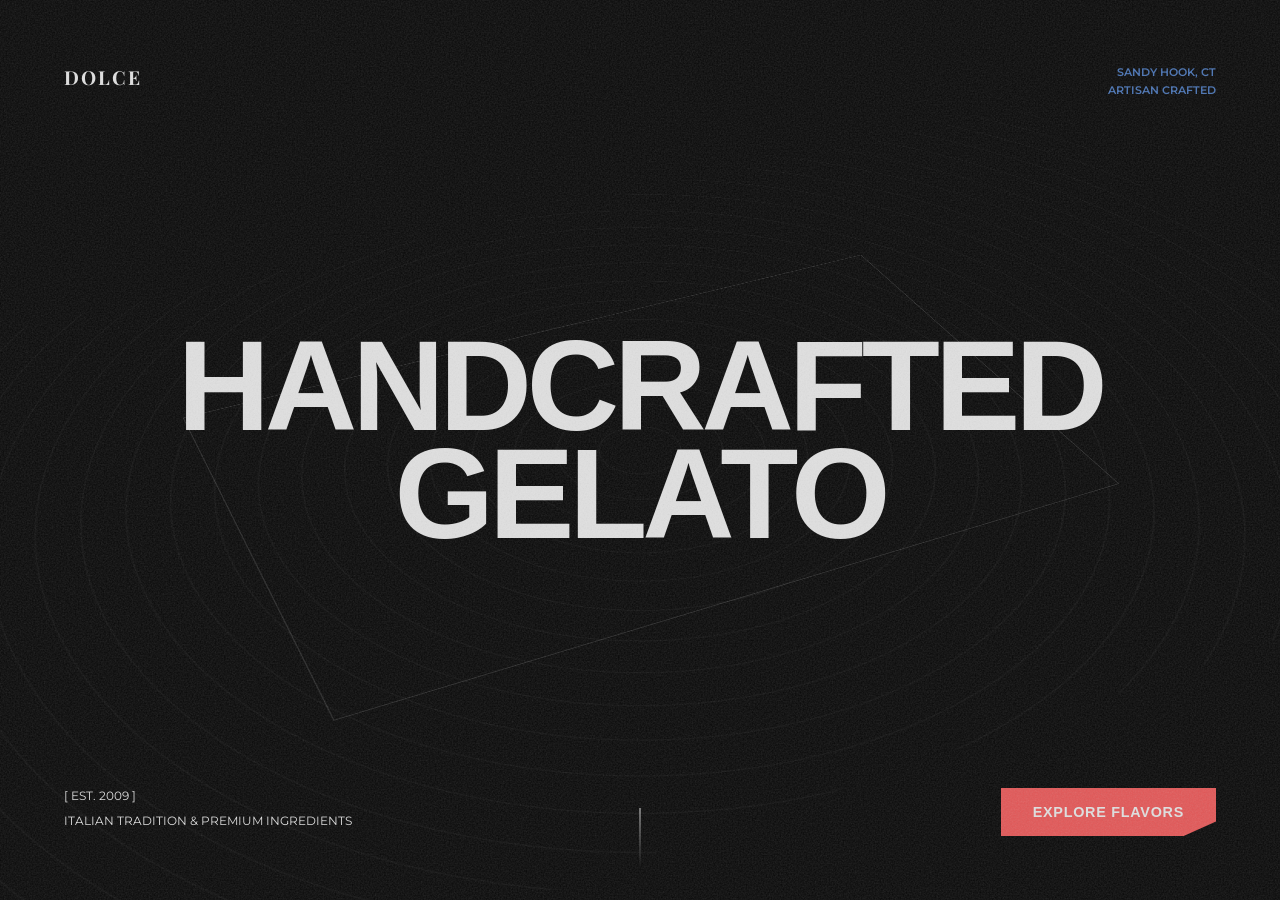
<file: hero-topo.html>
<!DOCTYPE html>
<html lang="en">
<head>
    <meta charset="UTF-8">
    <meta name="viewport" content="width=device-width, initial-scale=1.0">
    <title>Dolce | Artisan Ice Cream</title>

    <!-- Google Fonts -->
    <link rel="preconnect" href="https://fonts.googleapis.com">
    <link rel="preconnect" href="https://fonts.gstatic.com" crossorigin>
    <link href="https://fonts.googleapis.com/css2?family=Syncopate:wght@400;700&family=Playfair+Display:wght@400;600;700&family=Montserrat:wght@300;400;500;600;700&display=swap" rel="stylesheet">

    <link rel="stylesheet" href="hero-topo.css">
</head>
<body class="halide-body">
    <!-- SVG Filter for Grain Texture -->
    <svg style="position: absolute; width: 0; height: 0;">
        <filter id="grain">
            <feTurbulence type="fractalNoise" baseFrequency="0.65" numOctaves="3" />
            <feColorMatrix type="saturate" values="0" />
        </filter>
    </svg>

    <!-- Grain Overlay -->
    <div class="halide-grain"></div>

    <!-- Interface Grid Overlay -->
    <div class="interface-grid">
        <!-- Top Bar -->
        <div class="brand-name">DOLCE</div>
        <div class="meta-info">
            <div>SANDY HOOK, CT</div>
            <div>ARTISAN CRAFTED</div>
        </div>

        <!-- Hero Title -->
        <h1 class="hero-title">
            HANDCRAFTED<br />
            GELATO
        </h1>

        <!-- Bottom Bar -->
        <div class="bottom-grid">
            <div class="archive-info">
                <p>[ EST. 2009 ]</p>
                <p>ITALIAN TRADITION & PREMIUM INGREDIENTS</p>
            </div>
            <a href="sweets.html" class="cta-button">EXPLORE FLAVORS</a>
        </div>
    </div>

    <!-- 3D Viewport -->
    <div class="viewport">
        <div class="canvas-3d" id="canvas-3d">
            <!-- Layer 1: Base Image (Your first image - chocolate milkshake) -->
            <div class="layer layer-1" id="layer-1"></div>

            <!-- Layer 2: Middle Image (Your second image - ice cream cone) -->
            <div class="layer layer-2" id="layer-2"></div>

            <!-- Layer 3: Top Image (Blend) -->
            <div class="layer layer-3" id="layer-3"></div>

            <!-- Topographical Contour Lines -->
            <div class="contours"></div>
        </div>
    </div>

    <!-- Scroll Hint Animation -->
    <div class="scroll-hint"></div>

    <script src="hero-topo.js"></script>
</body>
</html>
</file>
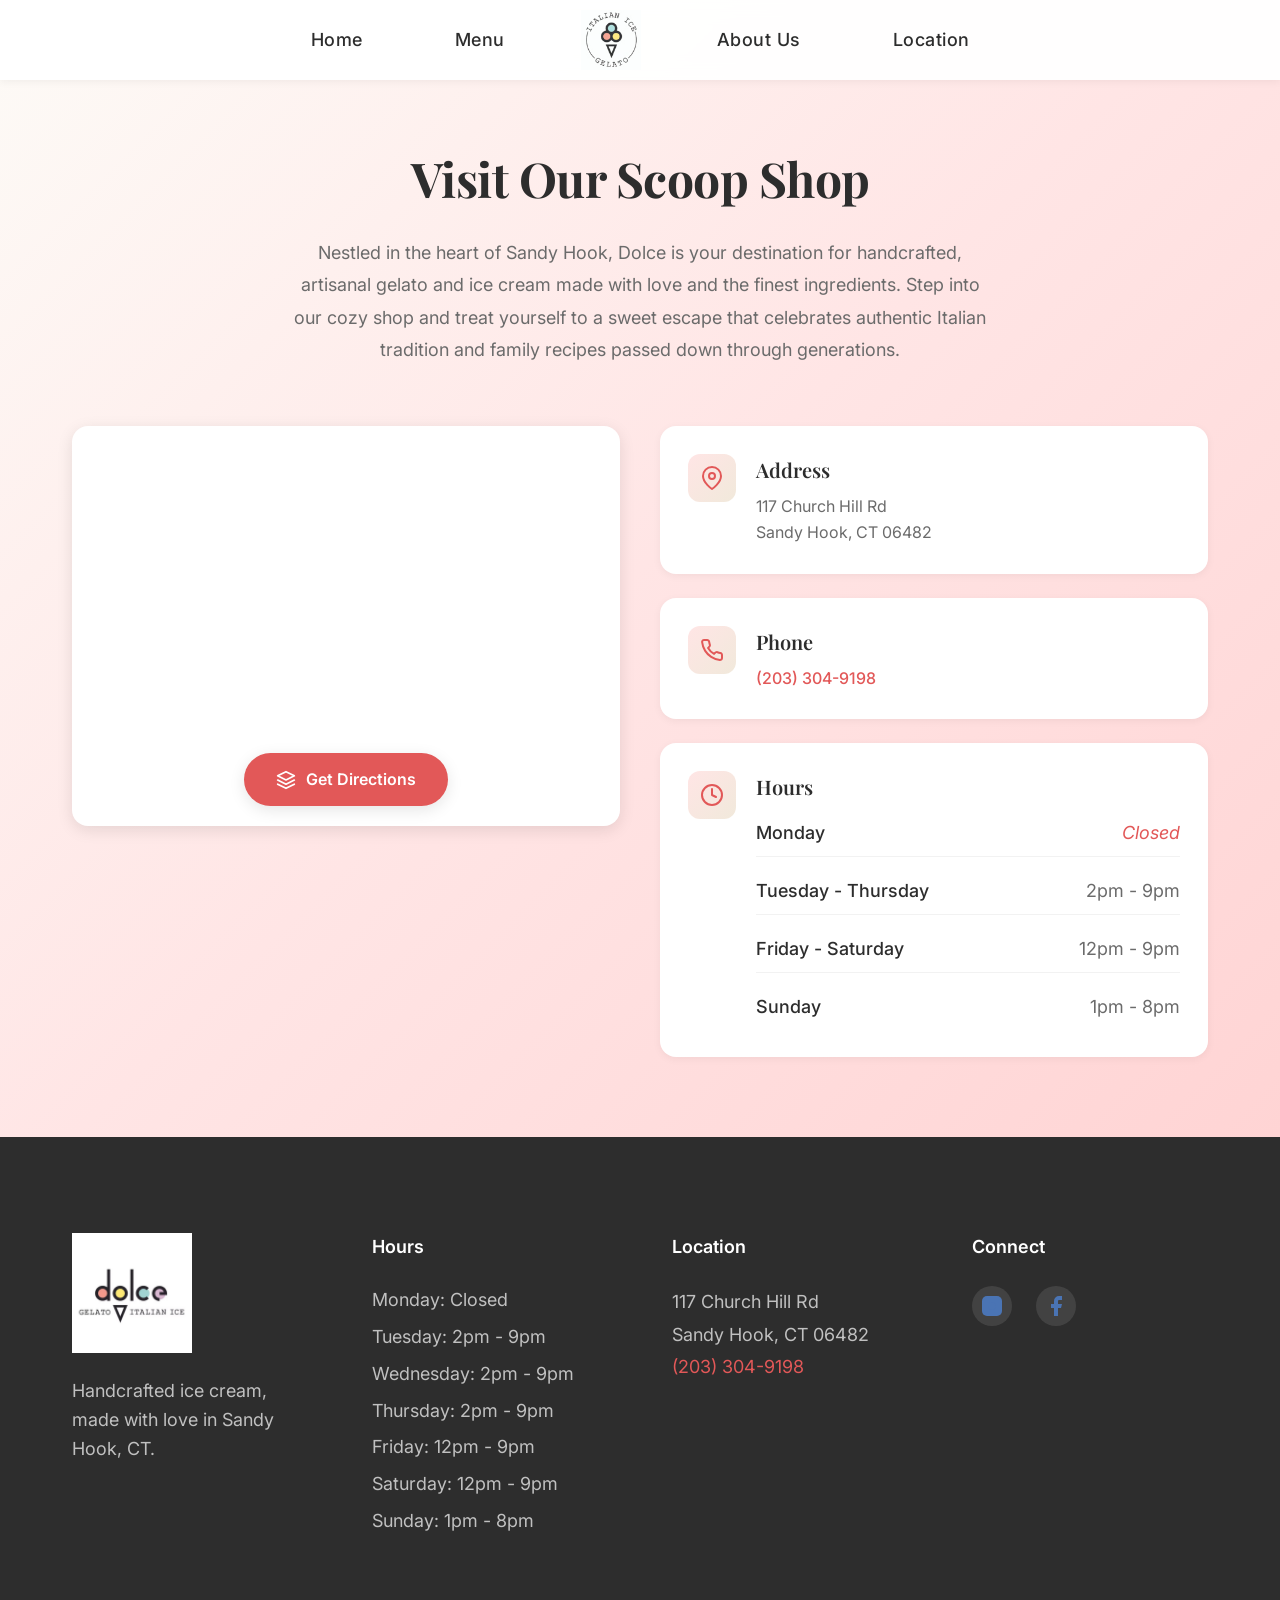
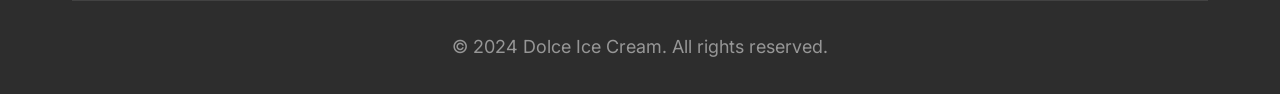
<file: location.html>
<!DOCTYPE html>
<html lang="en">
<head>
    <meta charset="UTF-8">
    <meta name="viewport" content="width=device-width, initial-scale=1.0">
    <title>Visit Dolce - Location & Hours</title>

    <!-- Favicon -->
    <link rel="icon" type="image/jpeg" href="js/Dolce_Logo.jpg">
    <link rel="apple-touch-icon" href="js/Dolce_Logo.jpg">

    <!-- Google Fonts -->
    <link rel="preconnect" href="https://fonts.googleapis.com">
    <link rel="preconnect" href="https://fonts.gstatic.com" crossorigin>
    <link href="https://fonts.googleapis.com/css2?family=Playfair+Display:wght@400;600;700&family=Inter:wght@300;400;500;600&display=swap" rel="stylesheet" crossorigin="anonymous">

    <!-- Stylesheets -->
    <link rel="stylesheet" href="styles.css">
    <link rel="stylesheet" href="location.css">
</head>
<body>
    <!-- Navigation -->
    <header class="header" id="header">
        <nav class="nav">
            <a href="index.html" class="nav__link">Home</a>
            <a href="sweets.html" class="nav__link">Menu</a>

            <a href="index.html" class="nav__logo">
                <img src="js/Dolce_Logo2.avif?v=2" alt="Dolce Gelato" class="nav__logo-img">
            </a>

            <a href="about.html" class="nav__link">About Us</a>
            <a href="location.html" class="nav__link">Location</a>

            <div class="nav__toggle" id="nav-toggle">
                <span></span>
                <span></span>
                <span></span>
            </div>

            <!-- Mobile dropdown menu -->
            <div class="nav__mobile-menu" id="nav-mobile-menu">
                <a href="index.html" class="nav__mobile-link">Home</a>
                <a href="sweets.html" class="nav__mobile-link">Menu</a>
                <a href="about.html" class="nav__mobile-link">About Us</a>
                <a href="location.html" class="nav__mobile-link">Location</a>
            </div>
        </nav>
    </header>

    <section class="location-section">
        <div class="container">
            <!-- Section Header -->
            <div class="section-header">
                <h2 class="section-title">Visit Our Scoop Shop</h2>
                <p class="section-description">
                    Nestled in the heart of Sandy Hook, Dolce is your destination for handcrafted,
                    artisanal gelato and ice cream made with love and the finest ingredients.
                    Step into our cozy shop and treat yourself to a sweet escape that celebrates
                    authentic Italian tradition and family recipes passed down through generations.
                </p>
            </div>

            <!-- Content Grid -->
            <div class="location-content">
                <!-- Map Container -->
                <div class="map-container">
                    <iframe
                        src="https://www.google.com/maps/embed?pb=!1m18!1m12!1m3!1d2998.3!2d-73.2392!3d41.4133!2m3!1f0!2f0!3f0!3m2!1i1024!2i768!4f13.1!3m3!1m2!1s0x89e7f7a9a6b5c5c5%3A0x0!2s117%20Church%20Hill%20Rd%2C%20Sandy%20Hook%2C%20CT%2006482!5e0!3m2!1sen!2sus!4v1234567890"
                        class="map-iframe"
                        allowfullscreen=""
                        loading="lazy"
                        referrerpolicy="no-referrer-when-downgrade"
                        title="Map showing Dolce Ice Cream Shop location at 117 Church Hill Rd, Sandy Hook, CT">
                    </iframe>
                    <a href="https://www.google.com/maps/dir/?api=1&destination=117+Church+Hill+Rd,+Sandy+Hook,+CT+06482"
                       target="_blank"
                       rel="noopener noreferrer"
                       class="directions-btn">
                        <svg class="btn-icon" width="20" height="20" viewBox="0 0 24 24" fill="none" xmlns="http://www.w3.org/2000/svg">
                            <path d="M12 2L2 7L12 12L22 7L12 2Z" stroke="currentColor" stroke-width="2" stroke-linecap="round" stroke-linejoin="round"/>
                            <path d="M2 17L12 22L22 17" stroke="currentColor" stroke-width="2" stroke-linecap="round" stroke-linejoin="round"/>
                            <path d="M2 12L12 17L22 12" stroke="currentColor" stroke-width="2" stroke-linecap="round" stroke-linejoin="round"/>
                        </svg>
                        Get Directions
                    </a>
                </div>

                <!-- Info Container -->
                <div class="info-container">
                    <!-- Address -->
                    <div class="info-card">
                        <div class="info-icon">
                            <svg width="24" height="24" viewBox="0 0 24 24" fill="none" xmlns="http://www.w3.org/2000/svg">
                                <path d="M21 10C21 17 12 23 12 23C12 23 3 17 3 10C3 7.61305 3.94821 5.32387 5.63604 3.63604C7.32387 1.94821 9.61305 1 12 1C14.3869 1 16.6761 1.94821 18.364 3.63604C20.0518 5.32387 21 7.61305 21 10Z" stroke="currentColor" stroke-width="2" stroke-linecap="round" stroke-linejoin="round"/>
                                <path d="M12 13C13.6569 13 15 11.6569 15 10C15 8.34315 13.6569 7 12 7C10.3431 7 9 8.34315 9 10C9 11.6569 10.3431 13 12 13Z" stroke="currentColor" stroke-width="2" stroke-linecap="round" stroke-linejoin="round"/>
                            </svg>
                        </div>
                        <div class="info-content">
                            <h3 class="info-title">Address</h3>
                            <p class="info-text">117 Church Hill Rd<br>Sandy Hook, CT 06482</p>
                        </div>
                    </div>

                    <!-- Phone -->
                    <div class="info-card">
                        <div class="info-icon">
                            <svg width="24" height="24" viewBox="0 0 24 24" fill="none" xmlns="http://www.w3.org/2000/svg">
                                <path d="M22 16.92V19.92C22.0011 20.1985 21.9441 20.4742 21.8325 20.7293C21.7209 20.9845 21.5573 21.2136 21.3521 21.4019C21.1468 21.5901 20.9046 21.7335 20.6407 21.8227C20.3769 21.9119 20.0974 21.9451 19.82 21.92C16.7428 21.5856 13.787 20.5341 11.19 18.85C8.77382 17.3147 6.72533 15.2662 5.18999 12.85C3.49997 10.2412 2.44824 7.27099 2.11999 4.18C2.095 3.90347 2.12787 3.62476 2.21649 3.36162C2.30512 3.09849 2.44756 2.85669 2.63476 2.65162C2.82196 2.44655 3.0498 2.28271 3.30379 2.17052C3.55777 2.05833 3.83233 2.00026 4.10999 2H7.10999C7.5953 1.99522 8.06579 2.16708 8.43376 2.48353C8.80173 2.79999 9.04207 3.23945 9.10999 3.72C9.23662 4.68007 9.47144 5.62273 9.80999 6.53C9.94454 6.88792 9.97366 7.27691 9.8939 7.65088C9.81415 8.02485 9.62886 8.36811 9.35999 8.64L8.08999 9.91C9.51355 12.4135 11.5864 14.4864 14.09 15.91L15.36 14.64C15.6319 14.3711 15.9751 14.1858 16.3491 14.1061C16.7231 14.0263 17.1121 14.0555 17.47 14.19C18.3773 14.5286 19.3199 14.7634 20.28 14.89C20.7658 14.9585 21.2094 15.2032 21.5265 15.5775C21.8437 15.9518 22.0122 16.4296 22 16.92Z" stroke="currentColor" stroke-width="2" stroke-linecap="round" stroke-linejoin="round"/>
                            </svg>
                        </div>
                        <div class="info-content">
                            <h3 class="info-title">Phone</h3>
                            <p class="info-text">
                                <a href="tel:+12033049198" class="phone-link">(203) 304-9198</a>
                            </p>
                        </div>
                    </div>

                    <!-- Hours -->
                    <div class="info-card info-card-wide">
                        <div class="info-icon">
                            <svg width="24" height="24" viewBox="0 0 24 24" fill="none" xmlns="http://www.w3.org/2000/svg">
                                <circle cx="12" cy="12" r="10" stroke="currentColor" stroke-width="2" stroke-linecap="round" stroke-linejoin="round"/>
                                <path d="M12 6V12L16 14" stroke="currentColor" stroke-width="2" stroke-linecap="round" stroke-linejoin="round"/>
                            </svg>
                        </div>
                        <div class="info-content">
                            <h3 class="info-title">Hours</h3>
                            <div class="hours-list">
                                <div class="hours-row">
                                    <span class="day">Monday</span>
                                    <span class="time closed">Closed</span>
                                </div>
                                <div class="hours-row">
                                    <span class="day">Tuesday - Thursday</span>
                                    <span class="time">2pm - 9pm</span>
                                </div>
                                <div class="hours-row">
                                    <span class="day">Friday - Saturday</span>
                                    <span class="time">12pm - 9pm</span>
                                </div>
                                <div class="hours-row">
                                    <span class="day">Sunday</span>
                                    <span class="time">1pm - 8pm</span>
                                </div>
                            </div>
                        </div>
                    </div>
                </div>
            </div>
        </div>
    </section>

    <!-- Footer -->
    <footer class="footer">
        <div class="container">
            <div class="footer__grid">
                <div class="footer__section footer__section--logo">
                    <img src="js/Dolce_Logo.jpg?v=2" alt="Dolce Ice Cream" class="footer__logo">
                    <p class="footer__description">
                        Handcrafted ice cream, made with love in Sandy Hook, CT.
                    </p>
                </div>

                <div class="footer__section">
                    <h4 class="footer__subtitle">Hours</h4>
                    <ul class="footer__list">
                        <li>Monday: Closed</li>
                        <li>Tuesday: 2pm - 9pm</li>
                        <li>Wednesday: 2pm - 9pm</li>
                        <li>Thursday: 2pm - 9pm</li>
                        <li>Friday: 12pm - 9pm</li>
                        <li>Saturday: 12pm - 9pm</li>
                        <li>Sunday: 1pm - 8pm</li>
                    </ul>
                </div>

                <div class="footer__section">
                    <h4 class="footer__subtitle">Location</h4>
                    <address class="footer__address">
                        117 Church Hill Rd<br>
                        Sandy Hook, CT 06482<br>
                        <a href="tel:+12033049198">(203) 304-9198</a>
                    </address>
                </div>

                <div class="footer__section">
                    <h4 class="footer__subtitle">Connect</h4>
                    <div class="footer__social">
                        <a href="https://instagram.com/dolcesandyhook" class="footer__social-link" aria-label="Instagram">
                            <svg width="24" height="24" viewBox="0 0 24 24" fill="currentColor">
                                <rect x="2" y="2" width="20" height="20" rx="5" ry="5"></rect>
                                <path d="M16 11.37A4 4 0 1 1 12.63 8 4 4 0 0 1 16 11.37z"></path>
                                <line x1="17.5" y1="6.5" x2="17.51" y2="6.5"></line>
                            </svg>
                        </a>
                        <a href="https://www.facebook.com/dolcect" class="footer__social-link" aria-label="Facebook" target="_blank" rel="noopener noreferrer">
                            <svg width="24" height="24" viewBox="0 0 24 24" fill="currentColor">
                                <path d="M18 2h-3a5 5 0 0 0-5 5v3H7v4h3v8h4v-8h3l1-4h-4V7a1 1 0 0 1 1-1h3z"></path>
                            </svg>
                        </a>
                    </div>
                </div>
            </div>

            <div class="footer__bottom">
                <p>&copy; 2024 Dolce Ice Cream. All rights reserved.</p>
            </div>
        </div>
    </footer>

    <!-- Scripts -->
    <script src="script.js"></script>
</body>
</html>
</file>
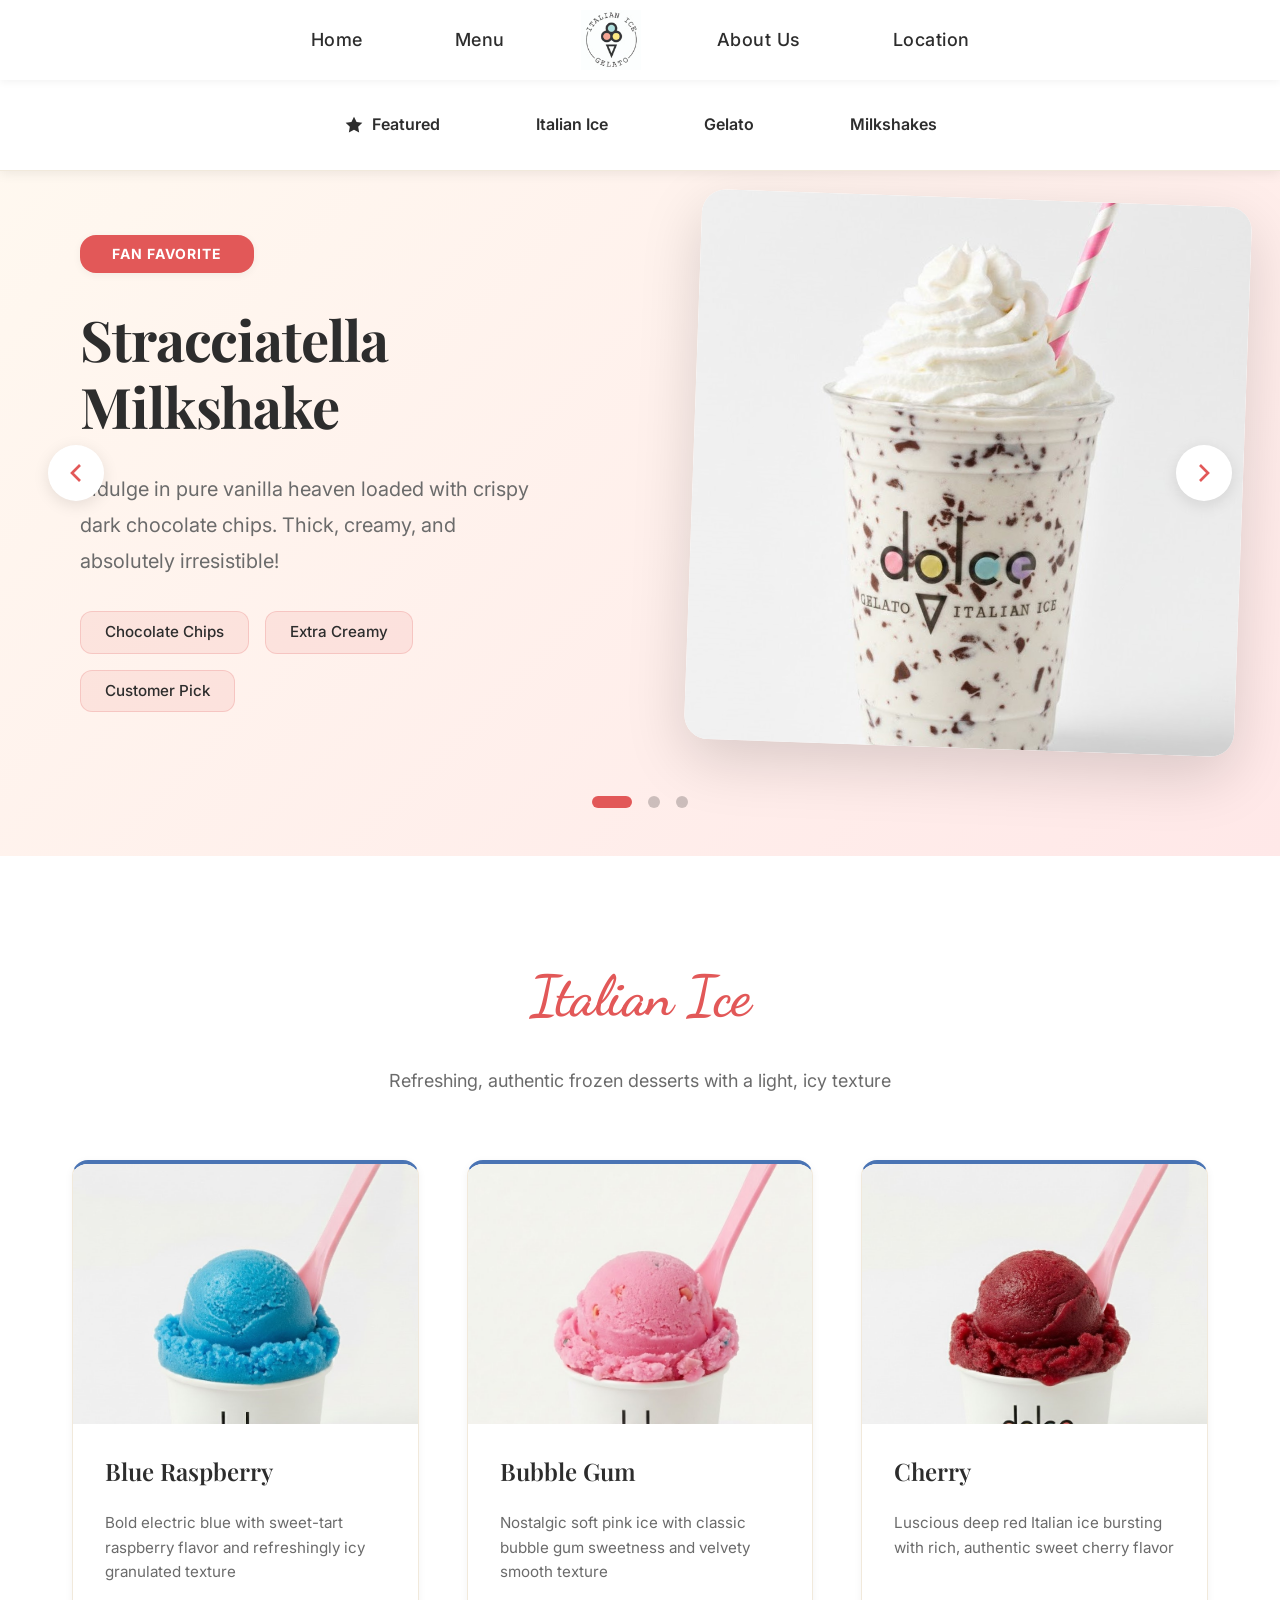
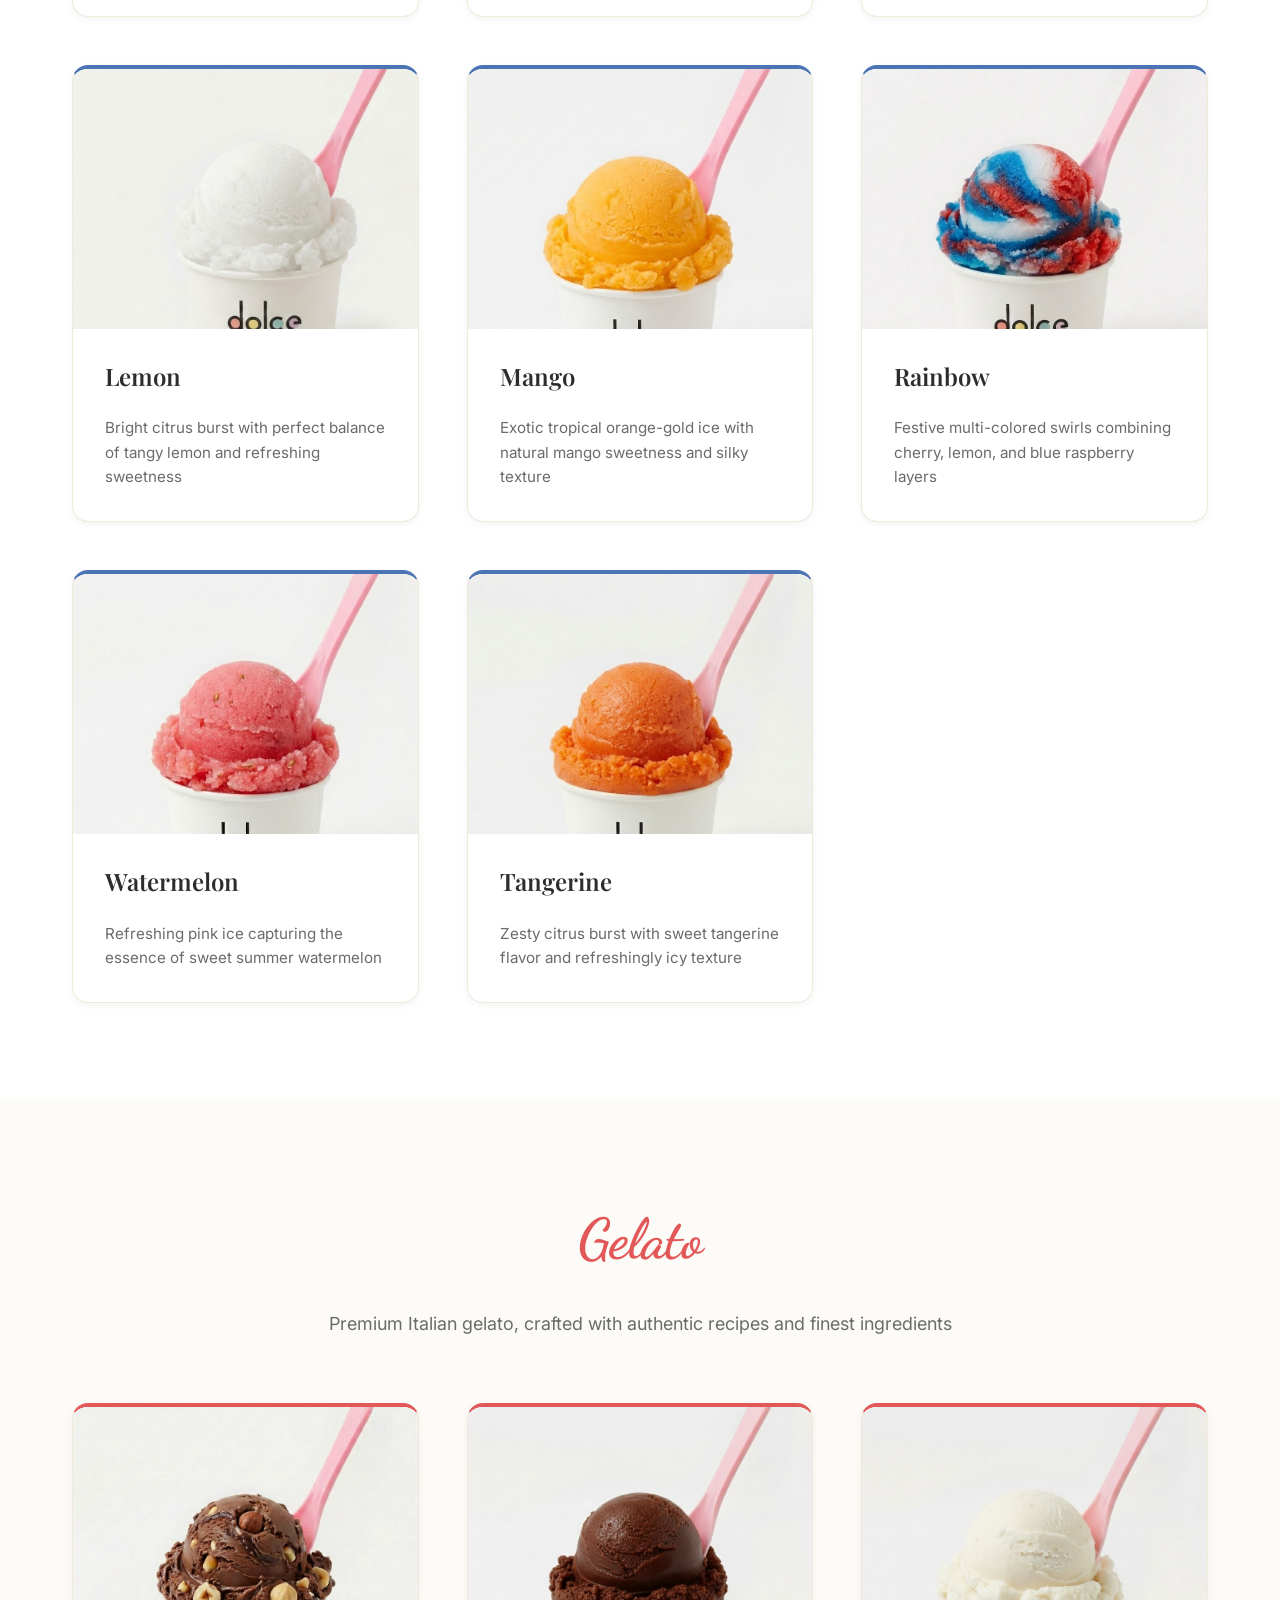
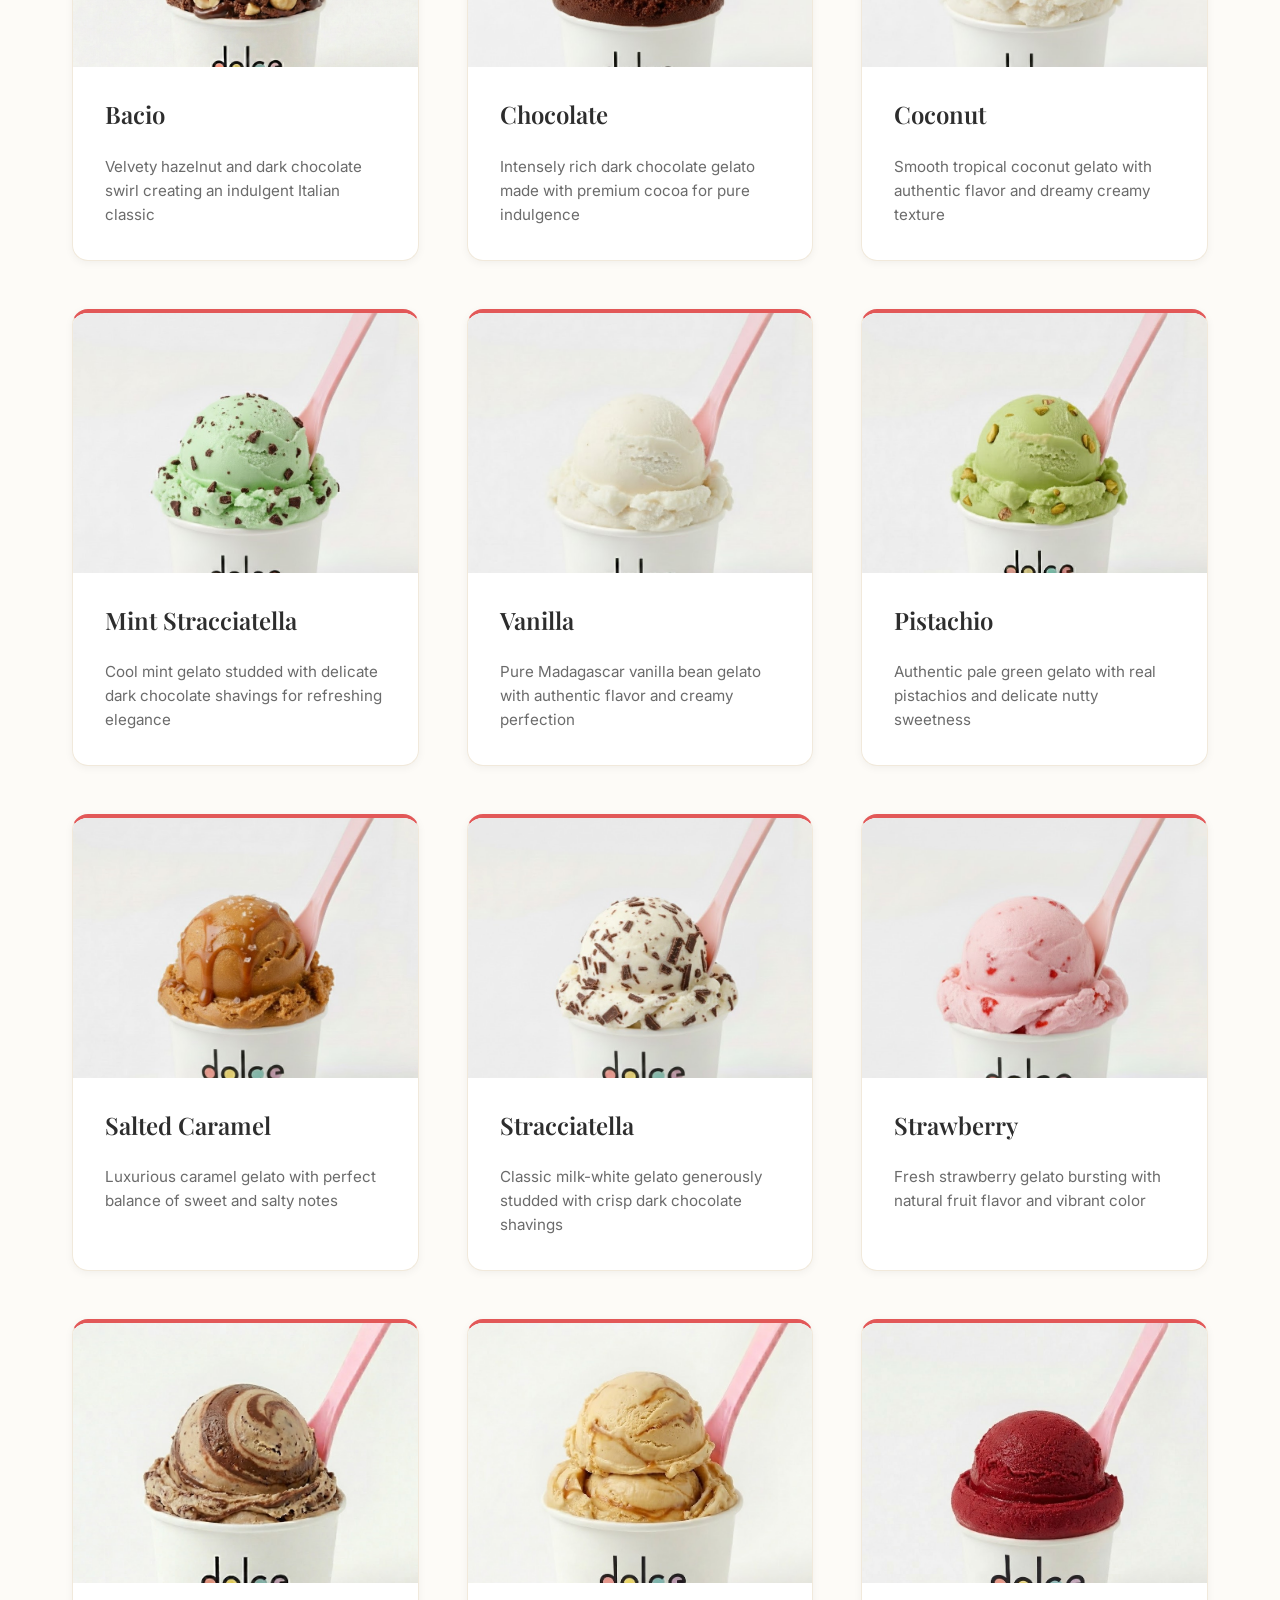
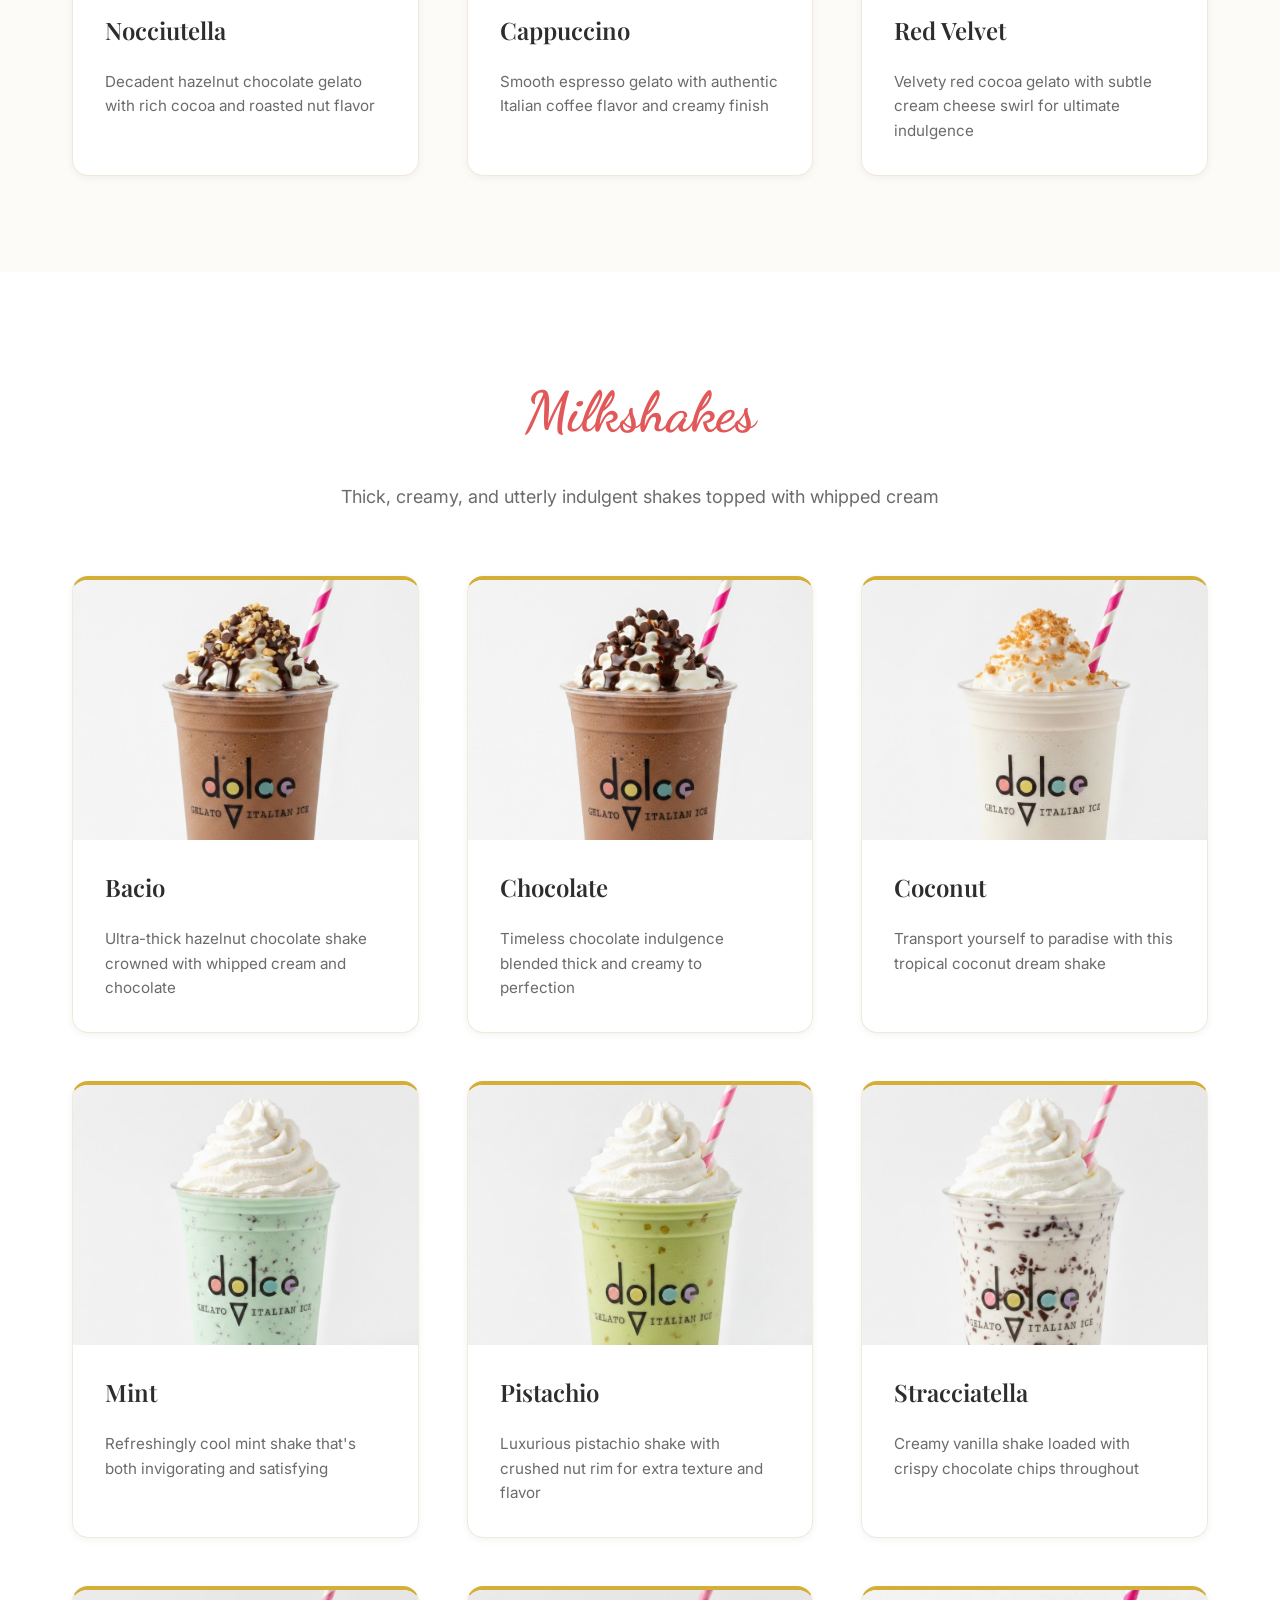
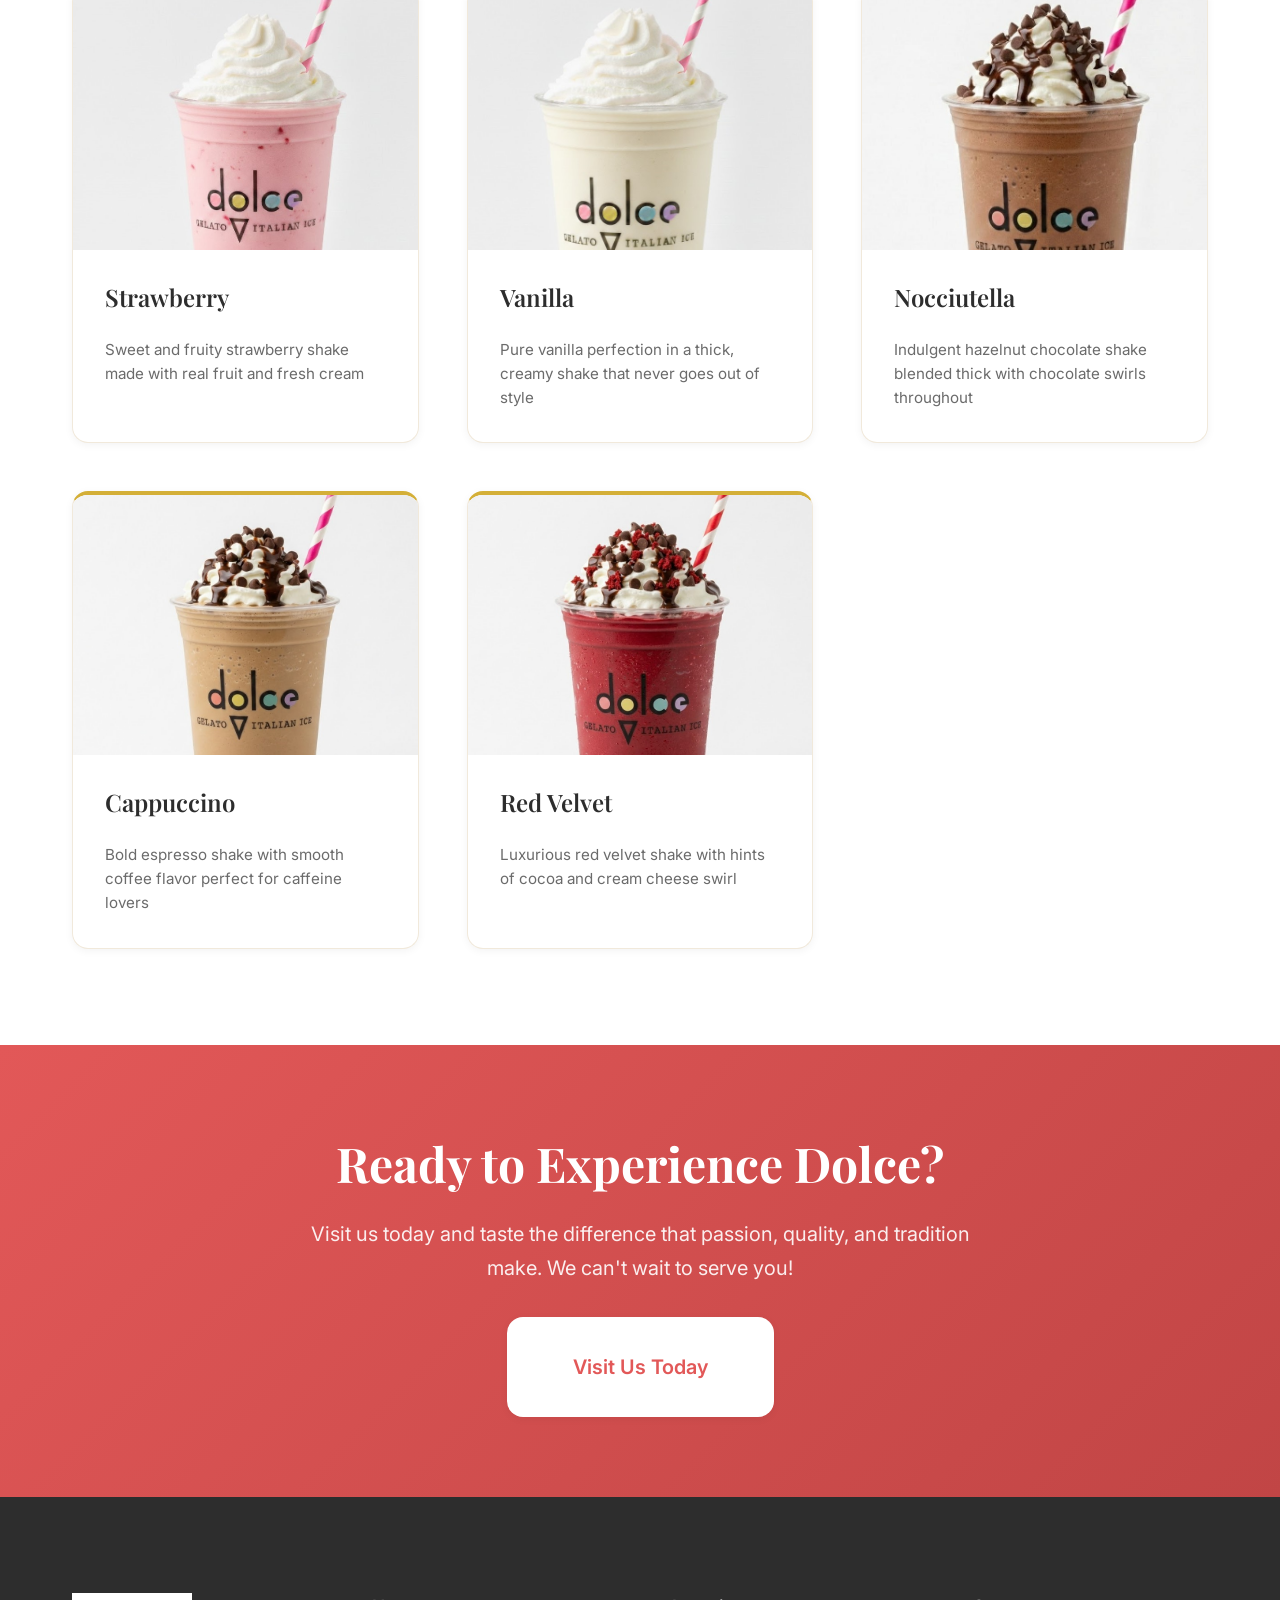
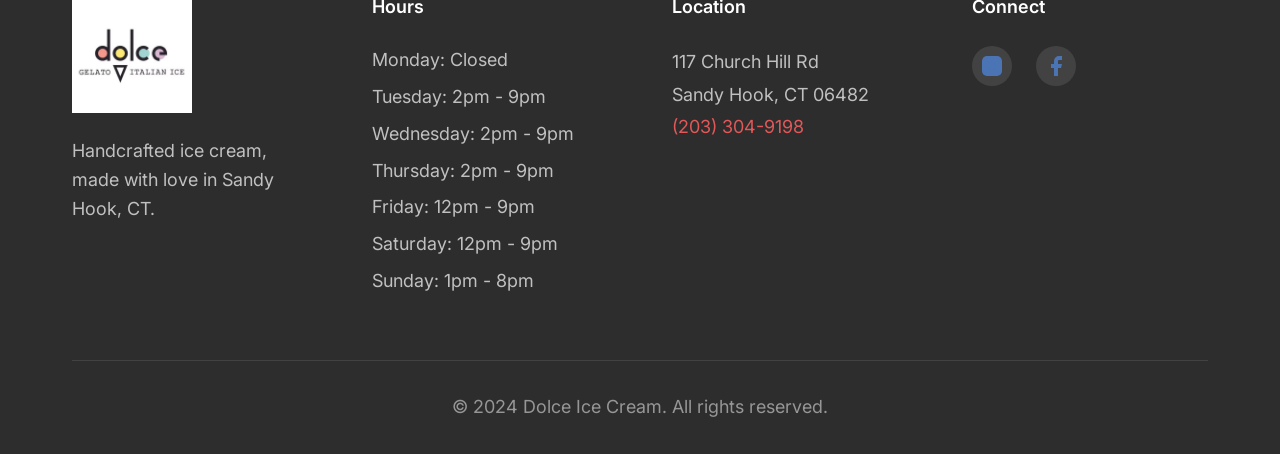
<file: sweets.html>
<!DOCTYPE html>
<html lang="en">
<head>
    <meta charset="UTF-8">
    <meta name="viewport" content="width=device-width, initial-scale=1.0">
    <meta name="description" content="Dolce Sweets Menu - Italian Ice, Gelato, and Milkshakes">
    <title>Dolce Sweets Menu | Authentic Handcrafted Treats</title>

    <!-- Favicon -->
    <link rel="icon" type="image/jpeg" href="js/Dolce_Logo.jpg">
    <link rel="apple-touch-icon" href="js/Dolce_Logo.jpg">

    <!-- Google Fonts -->
    <link rel="preconnect" href="https://fonts.googleapis.com">
    <link rel="preconnect" href="https://fonts.gstatic.com" crossorigin>
    <link href="https://fonts.googleapis.com/css2?family=Playfair+Display:wght@400;600;700&family=Inter:wght@300;400;500;600&family=Dancing+Script:wght@400;600;700&display=swap" rel="stylesheet" crossorigin="anonymous">

    <!-- Stylesheets -->
    <link rel="stylesheet" href="styles.css">
    <link rel="stylesheet" href="sweets-styles.css">
</head>
<body>
    <!-- Navigation -->
    <header class="header" id="header">
        <nav class="nav">
            <a href="index.html" class="nav__link">Home</a>
            <a href="sweets.html" class="nav__link">Menu</a>

            <a href="index.html" class="nav__logo">
                <img src="js/Dolce_Logo2.avif?v=2" alt="Dolce Gelato" class="nav__logo-img">
            </a>

            <a href="about.html" class="nav__link">About Us</a>
            <a href="location.html" class="nav__link">Location</a>

            <div class="nav__toggle" id="nav-toggle">
                <span></span>
                <span></span>
                <span></span>
            </div>

            <!-- Mobile dropdown menu -->
            <div class="nav__mobile-menu" id="nav-mobile-menu">
                <a href="index.html" class="nav__mobile-link">Home</a>
                <a href="sweets.html" class="nav__mobile-link">Menu</a>
                <a href="about.html" class="nav__mobile-link">About Us</a>
                <a href="location.html" class="nav__mobile-link">Location</a>
            </div>
        </nav>
    </header>

    <!-- Sticky Sub-Navigation -->
    <nav class="menu-nav" id="menu-nav">
        <div class="container">
            <ul class="menu-nav__list">
                <li class="menu-nav__item">
                    <a href="#featured" class="menu-nav__link">
                        <svg width="20" height="20" viewBox="0 0 24 24" fill="currentColor">
                            <path d="M12 2l3.09 6.26L22 9.27l-5 4.87 1.18 6.88L12 17.77l-6.18 3.25L7 14.14 2 9.27l6.91-1.01L12 2z"/>
                        </svg>
                        Featured
                    </a>
                </li>
                <li class="menu-nav__item">
                    <a href="#italian-ice" class="menu-nav__link">Italian Ice</a>
                </li>
                <li class="menu-nav__item">
                    <a href="#gelato" class="menu-nav__link">Gelato</a>
                </li>
                <li class="menu-nav__item">
                    <a href="#milkshakes" class="menu-nav__link">Milkshakes</a>
                </li>
            </ul>
        </div>
    </nav>

    <main class="main">
        <!-- Featured Banner Carousel -->
        <section class="featured-banner" id="featured">
            <div class="banner-carousel">
                <!-- Slide 1: Stracciatella Milkshake -->
                <div class="banner-slide active">
                    <div class="banner-slide__content">
                        <div class="banner-slide__text">
                            <span class="banner-badge">Fan Favorite</span>
                            <h2 class="banner-slide__title">Stracciatella Milkshake</h2>
                            <p class="banner-slide__description">Indulge in pure vanilla heaven loaded with crispy dark chocolate chips. Thick, creamy, and absolutely irresistible!</p>
                            <div class="banner-slide__tags">
                                <span class="banner-tag">Chocolate Chips</span>
                                <span class="banner-tag">Extra Creamy</span>
                                <span class="banner-tag">Customer Pick</span>
                            </div>
                        </div>
                        <div class="banner-slide__image">
                            <div class="banner-image-frame">
                                <img src="js/Stracciatella_Milkshake.jpg?v=2" alt="Creamy vanilla milkshake studded with chocolate chip pieces and topped with whipped cream" class="banner-slide__img">
                            </div>
                        </div>
                    </div>
                </div>

                <!-- Slide 2: Salted Caramel Gelato -->
                <div class="banner-slide">
                    <div class="banner-slide__content">
                        <div class="banner-slide__text">
                            <span class="banner-badge premium">Premium</span>
                            <h2 class="banner-slide__title">Salted Caramel Gelato</h2>
                            <p class="banner-slide__description">Luxurious golden caramel gelato with ribbons of rich caramel sauce and a perfect balance of sweet and salty notes. An irresistible indulgence.</p>
                            <div class="banner-slide__tags">
                                <span class="banner-tag">Sweet & Salty</span>
                                <span class="banner-tag">Caramel Swirl</span>
                                <span class="banner-tag">Customer Favorite</span>
                            </div>
                        </div>
                        <div class="banner-slide__image">
                            <div class="banner-image-frame">
                                <img src="js/SaltedCaramel_Gelato.jpg?v=2" alt="Golden amber salted caramel gelato with ribbons of rich caramel sauce throughout" class="banner-slide__img">
                            </div>
                        </div>
                    </div>
                </div>

                <!-- Slide 3: Bacio Milkshake -->
                <div class="banner-slide">
                    <div class="banner-slide__content">
                        <div class="banner-slide__text">
                            <span class="banner-badge premium">Premium</span>
                            <h2 class="banner-slide__title">Bacio Milkshake</h2>
                            <p class="banner-slide__description">Experience Italian indulgence with this ultra-thick hazelnut chocolate shake. Crowned with whipped cream and chocolate shavings for the ultimate treat.</p>
                            <div class="banner-slide__tags">
                                <span class="banner-tag">Hazelnut</span>
                                <span class="banner-tag">Dark Chocolate</span>
                                <span class="banner-tag">Italian Classic</span>
                            </div>
                        </div>
                        <div class="banner-slide__image">
                            <div class="banner-image-frame">
                                <img src="js/Bacio_Milkshake.jpg?v=2" alt="Decadent bacio milkshake with hazelnut chocolate swirls, topped with whipped cream and chocolate shavings" class="banner-slide__img">
                            </div>
                        </div>
                    </div>
                </div>
            </div>

            <!-- Carousel Controls -->
            <button class="banner-arrow banner-arrow--left" id="bannerPrev" aria-label="Previous slide">
                <svg width="32" height="32" viewBox="0 0 24 24" fill="none" stroke="currentColor" stroke-width="2">
                    <polyline points="15 18 9 12 15 6"></polyline>
                </svg>
            </button>
            <button class="banner-arrow banner-arrow--right" id="bannerNext" aria-label="Next slide">
                <svg width="32" height="32" viewBox="0 0 24 24" fill="none" stroke="currentColor" stroke-width="2">
                    <polyline points="9 18 15 12 9 6"></polyline>
                </svg>
            </button>

            <!-- Carousel Indicators -->
            <div class="banner-indicators">
                <button class="banner-dot active" data-slide="0" aria-label="Slide 1"></button>
                <button class="banner-dot" data-slide="1" aria-label="Slide 2"></button>
                <button class="banner-dot" data-slide="2" aria-label="Slide 3"></button>
            </div>
        </section>

        <!-- Italian Ice Section -->
        <section class="sweets-section section" id="italian-ice">
            <div class="container">
                <div class="sweets-section__header fade-in">
                    <h2 class="sweets-section__title">Italian Ice</h2>
                    <p class="sweets-section__description">Refreshing, authentic frozen desserts with a light, icy texture</p>
                </div>

                <div class="sweets-grid">
                    <article class="sweets-card sweets-card--italian-ice fade-in-up" style="animation-delay: 0.1s">
                        <div class="sweets-card__image">
                            <img src="js/BlueRaspberry_ItalianIce.jpg?v=2" alt="Vibrant electric blue raspberry Italian ice with crystalline granulated texture served in a clear cup" class="sweets-card__img">
                        </div>
                        <div class="sweets-card__content">
                            <h3 class="sweets-card__title">
                                Blue Raspberry
                                
                            </h3>
                            <p class="sweets-card__description">Bold electric blue with sweet-tart raspberry flavor and refreshingly icy granulated texture</p>
                        </div>
                    </article>

                    <article class="sweets-card sweets-card--italian-ice fade-in-up" style="animation-delay: 0.15s">
                        <div class="sweets-card__image">
                            <img src="js/BubbleGum_ItalianIce.jpg?v=2" alt="Soft pink bubble gum Italian ice with smooth matte frozen texture in a decorative cup" class="sweets-card__img">
                        </div>
                        <div class="sweets-card__content">
                            <h3 class="sweets-card__title">
                                Bubble Gum
                                
                            </h3>
                            <p class="sweets-card__description">Nostalgic soft pink ice with classic bubble gum sweetness and velvety smooth texture</p>
                        </div>
                    </article>

                    <article class="sweets-card sweets-card--italian-ice fade-in-up" style="animation-delay: 0.2s">
                        <div class="sweets-card__image">
                            <img src="js/Cherry_ItalianIce.jpg?v=2" alt="Deep ruby red cherry Italian ice with rich glossy finish served fresh in a traditional cup" class="sweets-card__img">
                        </div>
                        <div class="sweets-card__content">
                            <h3 class="sweets-card__title">
                                Cherry
                                
                            </h3>
                            <p class="sweets-card__description">Luscious deep red Italian ice bursting with rich, authentic sweet cherry flavor</p>
                        </div>
                    </article>

                    <article class="sweets-card sweets-card--italian-ice fade-in-up" style="animation-delay: 0.25s">
                        <div class="sweets-card__image">
                            <img src="js/Lemon_ItalianIce.jpg?v=2" alt="Bright sunny yellow lemon Italian ice with zesty citrus appeal and light fluffy texture" class="sweets-card__img">
                        </div>
                        <div class="sweets-card__content">
                            <h3 class="sweets-card__title">
                                Lemon
                                
                            </h3>
                            <p class="sweets-card__description">Bright citrus burst with perfect balance of tangy lemon and refreshing sweetness</p>
                        </div>
                    </article>

                    <article class="sweets-card sweets-card--italian-ice fade-in-up" style="animation-delay: 0.3s">
                        <div class="sweets-card__image">
                            <img src="js/Mango_ItalianIce.jpg?v=2" alt="Tropical orange-yellow mango Italian ice with silky smooth icy texture in an elegant serving" class="sweets-card__img">
                        </div>
                        <div class="sweets-card__content">
                            <h3 class="sweets-card__title">
                                Mango
                                
                            </h3>
                            <p class="sweets-card__description">Exotic tropical orange-gold ice with natural mango sweetness and silky texture</p>
                        </div>
                    </article>

                    <article class="sweets-card sweets-card--italian-ice fade-in-up" style="animation-delay: 0.35s">
                        <div class="sweets-card__image">
                            <img src="js/Rainbow_ItalianIce.jpg?v=2" alt="Colorful rainbow Italian ice with vibrant layered swirls of multiple fruit flavors" class="sweets-card__img">
                        </div>
                        <div class="sweets-card__content">
                            <h3 class="sweets-card__title">
                                Rainbow
                                
                            </h3>
                            <p class="sweets-card__description">Festive multi-colored swirls combining cherry, lemon, and blue raspberry layers</p>
                        </div>
                    </article>

                    <article class="sweets-card sweets-card--italian-ice fade-in-up" style="animation-delay: 0.4s">
                        <div class="sweets-card__image">
                            <img src="js/Watermelon_ItalianIce.jpg?v=2" alt="Fresh pink watermelon Italian ice with juicy summer fruit essence and crystalline texture" class="sweets-card__img">
                        </div>
                        <div class="sweets-card__content">
                            <h3 class="sweets-card__title">
                                Watermelon

                            </h3>
                            <p class="sweets-card__description">Refreshing pink ice capturing the essence of sweet summer watermelon</p>
                        </div>
                    </article>

                    <article class="sweets-card sweets-card--italian-ice fade-in-up" style="animation-delay: 0.45s">
                        <div class="sweets-card__image">
                            <img src="js/Tangerine_ItalianIce.jpg?v=2" alt="Bright orange tangerine Italian ice with vibrant citrus flavor and icy texture" class="sweets-card__img">
                        </div>
                        <div class="sweets-card__content">
                            <h3 class="sweets-card__title">
                                Tangerine

                            </h3>
                            <p class="sweets-card__description">Zesty citrus burst with sweet tangerine flavor and refreshingly icy texture</p>
                        </div>
                    </article>
                </div>
            </div>
        </section>

        <!-- Gelato Section -->
        <section class="sweets-section section" id="gelato">
            <div class="container">
                <div class="sweets-section__header fade-in">
                    <h2 class="sweets-section__title">Gelato</h2>
                    <p class="sweets-section__description">Premium Italian gelato, crafted with authentic recipes and finest ingredients</p>
                </div>

                <div class="sweets-grid">
                    <article class="sweets-card sweets-card--gelato fade-in-up" style="animation-delay: 0.1s">
                        <div class="sweets-card__image">
                            <img src="js/Bacio_Gelato.jpg?v=2" alt="Luxurious hazelnut-chocolate bacio gelato with dense creamy swirls in an artisan presentation" class="sweets-card__img">
                        </div>
                        <div class="sweets-card__content">
                            <h3 class="sweets-card__title">
                                Bacio
                                
                            </h3>
                            <p class="sweets-card__description">Velvety hazelnut and dark chocolate swirl creating an indulgent Italian classic</p>
                        </div>
                    </article>

                    <article class="sweets-card sweets-card--gelato fade-in-up" style="animation-delay: 0.15s">
                        <div class="sweets-card__image">
                            <img src="js/Chochlate_Gelato.jpg?v=2" alt="Rich decadent dark chocolate gelato with glossy finish and intense cocoa color" class="sweets-card__img">
                        </div>
                        <div class="sweets-card__content">
                            <h3 class="sweets-card__title">
                                Chocolate
                                
                            </h3>
                            <p class="sweets-card__description">Intensely rich dark chocolate gelato made with premium cocoa for pure indulgence</p>
                        </div>
                    </article>

                    <article class="sweets-card sweets-card--gelato fade-in-up" style="animation-delay: 0.2s">
                        <div class="sweets-card__image">
                            <img src="js/Coconut_Gelato.jpg?v=2" alt="Creamy white coconut gelato with tropical essence and silky smooth texture" class="sweets-card__img">
                        </div>
                        <div class="sweets-card__content">
                            <h3 class="sweets-card__title">
                                Coconut
                                
                            </h3>
                            <p class="sweets-card__description">Smooth tropical coconut gelato with authentic flavor and dreamy creamy texture</p>
                        </div>
                    </article>

                    <article class="sweets-card sweets-card--gelato fade-in-up" style="animation-delay: 0.25s">
                        <div class="sweets-card__image">
                            <img src="js/Mint_Stracciatella_Gelato.jpg?v=2" alt="Pale mint green gelato with fine dark chocolate shavings creating elegant stracciatella pattern" class="sweets-card__img">
                        </div>
                        <div class="sweets-card__content">
                            <h3 class="sweets-card__title">
                                Mint Stracciatella
                                
                            </h3>
                            <p class="sweets-card__description">Cool mint gelato studded with delicate dark chocolate shavings for refreshing elegance</p>
                        </div>
                    </article>

                    <article class="sweets-card sweets-card--gelato fade-in-up" style="animation-delay: 0.3s">
                        <div class="sweets-card__image">
                            <img src="js/Vanilla_Gelato.jpg?v=2" alt="Classic ivory vanilla gelato with visible Madagascar vanilla bean specks and silky texture" class="sweets-card__img">
                        </div>
                        <div class="sweets-card__content">
                            <h3 class="sweets-card__title">
                                Vanilla
                                
                            </h3>
                            <p class="sweets-card__description">Pure Madagascar vanilla bean gelato with authentic flavor and creamy perfection</p>
                        </div>
                    </article>

                    <article class="sweets-card sweets-card--gelato fade-in-up" style="animation-delay: 0.35s">
                        <div class="sweets-card__image">
                            <img src="js/Pistachio_Gelato.jpg?v=2" alt="Pale earthy green pistachio gelato topped with crushed roasted pistachio pieces" class="sweets-card__img">
                        </div>
                        <div class="sweets-card__content">
                            <h3 class="sweets-card__title">
                                Pistachio
                                
                            </h3>
                            <p class="sweets-card__description">Authentic pale green gelato with real pistachios and delicate nutty sweetness</p>
                        </div>
                    </article>

                    <article class="sweets-card sweets-card--gelato fade-in-up" style="animation-delay: 0.4s">
                        <div class="sweets-card__image">
                            <img src="js/SaltedCaramel_Gelato.jpg?v=2" alt="Golden amber salted caramel gelato with ribbons of rich caramel sauce throughout" class="sweets-card__img">
                        </div>
                        <div class="sweets-card__content">
                            <h3 class="sweets-card__title">
                                Salted Caramel
                                
                            </h3>
                            <p class="sweets-card__description">Luxurious caramel gelato with perfect balance of sweet and salty notes</p>
                        </div>
                    </article>

                    <article class="sweets-card sweets-card--gelato fade-in-up" style="animation-delay: 0.45s">
                        <div class="sweets-card__image">
                            <img src="js/Stracciatella_Gelato.jpg?v=2" alt="Smooth milk-white stracciatella gelato with generous dark chocolate shavings distributed throughout" class="sweets-card__img">
                        </div>
                        <div class="sweets-card__content">
                            <h3 class="sweets-card__title">
                                Stracciatella
                                
                            </h3>
                            <p class="sweets-card__description">Classic milk-white gelato generously studded with crisp dark chocolate shavings</p>
                        </div>
                    </article>

                    <article class="sweets-card sweets-card--gelato fade-in-up" style="animation-delay: 0.5s">
                        <div class="sweets-card__image">
                            <img src="js/Strawberry_Gelato.jpg?v=2" alt="Vibrant pink strawberry gelato made with fresh ripe strawberries and natural fruit pieces" class="sweets-card__img">
                        </div>
                        <div class="sweets-card__content">
                            <h3 class="sweets-card__title">
                                Strawberry

                            </h3>
                            <p class="sweets-card__description">Fresh strawberry gelato bursting with natural fruit flavor and vibrant color</p>
                        </div>
                    </article>

                    <article class="sweets-card sweets-card--gelato fade-in-up" style="animation-delay: 0.55s">
                        <div class="sweets-card__image">
                            <img src="js/Nocciutella_Gelato.jpg?v=2" alt="Rich hazelnut chocolate nocciutella gelato with creamy swirls and smooth texture" class="sweets-card__img">
                        </div>
                        <div class="sweets-card__content">
                            <h3 class="sweets-card__title">
                                Nocciutella

                            </h3>
                            <p class="sweets-card__description">Decadent hazelnut chocolate gelato with rich cocoa and roasted nut flavor</p>
                        </div>
                    </article>

                    <article class="sweets-card sweets-card--gelato fade-in-up" style="animation-delay: 0.6s">
                        <div class="sweets-card__image">
                            <img src="js/Cappuccino_Gelato.jpg?v=2" alt="Smooth cappuccino gelato with espresso swirls and creamy coffee flavor" class="sweets-card__img">
                        </div>
                        <div class="sweets-card__content">
                            <h3 class="sweets-card__title">
                                Cappuccino

                            </h3>
                            <p class="sweets-card__description">Smooth espresso gelato with authentic Italian coffee flavor and creamy finish</p>
                        </div>
                    </article>

                    <article class="sweets-card sweets-card--gelato fade-in-up" style="animation-delay: 0.65s">
                        <div class="sweets-card__image">
                            <img src="js/RedVelvet_Gelato.jpg?v=2" alt="Luxurious red velvet gelato with cocoa notes and cream cheese swirl" class="sweets-card__img">
                        </div>
                        <div class="sweets-card__content">
                            <h3 class="sweets-card__title">
                                Red Velvet

                            </h3>
                            <p class="sweets-card__description">Velvety red cocoa gelato with subtle cream cheese swirl for ultimate indulgence</p>
                        </div>
                    </article>
                </div>
            </div>
        </section>

        <!-- Milkshakes Section -->
        <section class="sweets-section section" id="milkshakes">
            <div class="container">
                <div class="sweets-section__header fade-in">
                    <h2 class="sweets-section__title">Milkshakes</h2>
                    <p class="sweets-section__description">Thick, creamy, and utterly indulgent shakes topped with whipped cream</p>
                </div>

                <div class="sweets-grid">
                    <article class="sweets-card sweets-card--milkshake fade-in-up" style="animation-delay: 0.1s">
                        <div class="sweets-card__image">
                            <img src="js/Bacio_Milkshake.jpg?v=2" alt="Decadent bacio milkshake with hazelnut chocolate swirls, topped with whipped cream and chocolate shavings" class="sweets-card__img">
                        </div>
                        <div class="sweets-card__content">
                            <h3 class="sweets-card__title">
                                Bacio
                                
                            </h3>
                            <p class="sweets-card__description">Ultra-thick hazelnut chocolate shake crowned with whipped cream and chocolate</p>
                        </div>
                    </article>

                    <article class="sweets-card sweets-card--milkshake fade-in-up" style="animation-delay: 0.15s">
                        <div class="sweets-card__image">
                            <img src="js/Chochlate_Milkshake.jpg?v=2" alt="Classic rich chocolate milkshake with velvety texture topped with fresh whipped cream" class="sweets-card__img">
                        </div>
                        <div class="sweets-card__content">
                            <h3 class="sweets-card__title">
                                Chocolate
                                
                            </h3>
                            <p class="sweets-card__description">Timeless chocolate indulgence blended thick and creamy to perfection</p>
                        </div>
                    </article>

                    <article class="sweets-card sweets-card--milkshake fade-in-up" style="animation-delay: 0.2s">
                        <div class="sweets-card__image">
                            <img src="js/Coconut_Milkshake.jpg?v=2" alt="Tropical coconut milkshake with creamy white color and garnished with toasted coconut flakes" class="sweets-card__img">
                        </div>
                        <div class="sweets-card__content">
                            <h3 class="sweets-card__title">
                                Coconut
                                
                            </h3>
                            <p class="sweets-card__description">Transport yourself to paradise with this tropical coconut dream shake</p>
                        </div>
                    </article>

                    <article class="sweets-card sweets-card--milkshake fade-in-up" style="animation-delay: 0.25s">
                        <div class="sweets-card__image">
                            <img src="js/Mint_Milkshake.jpg?v=2" alt="Cool mint green milkshake with refreshing appearance topped with whipped cream and mint garnish" class="sweets-card__img">
                        </div>
                        <div class="sweets-card__content">
                            <h3 class="sweets-card__title">
                                Mint
                                
                            </h3>
                            <p class="sweets-card__description">Refreshingly cool mint shake that's both invigorating and satisfying</p>
                        </div>
                    </article>

                    <article class="sweets-card sweets-card--milkshake fade-in-up" style="animation-delay: 0.3s">
                        <div class="sweets-card__image">
                            <img src="js/Pistachio_Milkshake.jpg?v=2" alt="Thick pale green pistachio milkshake with crushed pistachio rim and whipped cream topping" class="sweets-card__img">
                        </div>
                        <div class="sweets-card__content">
                            <h3 class="sweets-card__title">
                                Pistachio
                                
                            </h3>
                            <p class="sweets-card__description">Luxurious pistachio shake with crushed nut rim for extra texture and flavor</p>
                        </div>
                    </article>

                    <article class="sweets-card sweets-card--milkshake fade-in-up" style="animation-delay: 0.35s">
                        <div class="sweets-card__image">
                            <img src="js/Stracciatella_Milkshake.jpg?v=2" alt="Creamy vanilla milkshake studded with chocolate chip pieces and topped with whipped cream" class="sweets-card__img">
                        </div>
                        <div class="sweets-card__content">
                            <h3 class="sweets-card__title">
                                Stracciatella
                                
                            </h3>
                            <p class="sweets-card__description">Creamy vanilla shake loaded with crispy chocolate chips throughout</p>
                        </div>
                    </article>

                    <article class="sweets-card sweets-card--milkshake fade-in-up" style="animation-delay: 0.4s">
                        <div class="sweets-card__image">
                            <img src="js/Strawberry_Milkshake.jpg?v=2" alt="Pretty pink strawberry milkshake with fresh fruit flavor topped with whipped cream and strawberry" class="sweets-card__img">
                        </div>
                        <div class="sweets-card__content">
                            <h3 class="sweets-card__title">
                                Strawberry
                                
                            </h3>
                            <p class="sweets-card__description">Sweet and fruity strawberry shake made with real fruit and fresh cream</p>
                        </div>
                    </article>

                    <article class="sweets-card sweets-card--milkshake fade-in-up" style="animation-delay: 0.45s">
                        <div class="sweets-card__image">
                            <img src="js/Vanilla_Milkshake.jpg?v=2" alt="Classic ivory vanilla milkshake with smooth creamy texture and whipped cream topping" class="sweets-card__img">
                        </div>
                        <div class="sweets-card__content">
                            <h3 class="sweets-card__title">
                                Vanilla

                            </h3>
                            <p class="sweets-card__description">Pure vanilla perfection in a thick, creamy shake that never goes out of style</p>
                        </div>
                    </article>

                    <article class="sweets-card sweets-card--milkshake fade-in-up" style="animation-delay: 0.5s">
                        <div class="sweets-card__image">
                            <img src="js/Nocciutella_Milkshake.jpg?v=2" alt="Rich nocciutella milkshake with hazelnut chocolate blend topped with whipped cream" class="sweets-card__img">
                        </div>
                        <div class="sweets-card__content">
                            <h3 class="sweets-card__title">
                                Nocciutella

                            </h3>
                            <p class="sweets-card__description">Indulgent hazelnut chocolate shake blended thick with chocolate swirls throughout</p>
                        </div>
                    </article>

                    <article class="sweets-card sweets-card--milkshake fade-in-up" style="animation-delay: 0.55s">
                        <div class="sweets-card__image">
                            <img src="js/Cappuccino_Milkshake.jpg?v=2" alt="Coffee lover's cappuccino milkshake with espresso and creamy milk topped with foam" class="sweets-card__img">
                        </div>
                        <div class="sweets-card__content">
                            <h3 class="sweets-card__title">
                                Cappuccino

                            </h3>
                            <p class="sweets-card__description">Bold espresso shake with smooth coffee flavor perfect for caffeine lovers</p>
                        </div>
                    </article>

                    <article class="sweets-card sweets-card--milkshake fade-in-up" style="animation-delay: 0.6s">
                        <div class="sweets-card__image">
                            <img src="js/RedVelvet_Milkshake.jpg?v=2" alt="Velvety red velvet milkshake with cocoa and cream cheese notes topped with whipped cream" class="sweets-card__img">
                        </div>
                        <div class="sweets-card__content">
                            <h3 class="sweets-card__title">
                                Red Velvet

                            </h3>
                            <p class="sweets-card__description">Luxurious red velvet shake with hints of cocoa and cream cheese swirl</p>
                        </div>
                    </article>
                </div>
            </div>
        </section>
    </main>

    <!-- Back to Top Button -->
    <button class="back-to-top" id="backToTop" aria-label="Back to top">
        <svg width="24" height="24" viewBox="0 0 24 24" fill="none" stroke="currentColor" stroke-width="2">
            <polyline points="18 15 12 9 6 15"></polyline>
        </svg>
    </button>

    <!-- Call to Action Section -->
    <section class="cta section">
        <div class="container">
            <div class="cta__content">
                <h2 class="cta__title">Ready to Experience Dolce?</h2>
                <p class="cta__description">
                    Visit us today and taste the difference that passion, quality, and tradition make.
                    We can't wait to serve you!
                </p>
                <a href="location.html" class="btn btn--primary btn--large">Visit Us Today</a>
            </div>
        </div>
    </section>

    <!-- Footer -->
    <footer class="footer" id="location">
        <div class="container">
            <div class="footer__grid">
                <div class="footer__section footer__section--logo">
                    <img src="js/Dolce_Logo.jpg?v=2" alt="Dolce Ice Cream" class="footer__logo">
                    <p class="footer__description">
                        Handcrafted ice cream, made with love in Sandy Hook, CT.
                    </p>
                </div>

                <div class="footer__section">
                    <h4 class="footer__subtitle">Hours</h4>
                    <ul class="footer__list">
                        <li>Monday: Closed</li>
                        <li>Tuesday: 2pm - 9pm</li>
                        <li>Wednesday: 2pm - 9pm</li>
                        <li>Thursday: 2pm - 9pm</li>
                        <li>Friday: 12pm - 9pm</li>
                        <li>Saturday: 12pm - 9pm</li>
                        <li>Sunday: 1pm - 8pm</li>
                    </ul>
                </div>

                <div class="footer__section">
                    <h4 class="footer__subtitle">Location</h4>
                    <address class="footer__address">
                        117 Church Hill Rd<br>
                        Sandy Hook, CT 06482<br>
                        <a href="tel:+12033049198">(203) 304-9198</a>
                    </address>
                </div>

                <div class="footer__section">
                    <h4 class="footer__subtitle">Connect</h4>
                    <div class="footer__social">
                        <a href="https://instagram.com/dolcesandyhook" class="footer__social-link" aria-label="Instagram">
                            <svg width="24" height="24" viewBox="0 0 24 24" fill="currentColor">
                                <rect x="2" y="2" width="20" height="20" rx="5" ry="5"></rect>
                                <path d="M16 11.37A4 4 0 1 1 12.63 8 4 4 0 0 1 16 11.37z"></path>
                                <line x1="17.5" y1="6.5" x2="17.51" y2="6.5"></line>
                            </svg>
                        </a>
                        <a href="https://www.facebook.com/dolcect" class="footer__social-link" aria-label="Facebook" target="_blank" rel="noopener noreferrer">
                            <svg width="24" height="24" viewBox="0 0 24 24" fill="currentColor">
                                <path d="M18 2h-3a5 5 0 0 0-5 5v3H7v4h3v8h4v-8h3l1-4h-4V7a1 1 0 0 1 1-1h3z"></path>
                            </svg>
                        </a>
                    </div>
                </div>
            </div>

            <div class="footer__bottom">
                <p>&copy; 2024 Dolce Ice Cream. All rights reserved.</p>
            </div>
        </div>
    </footer>

    <!-- Scripts -->
    <script src="script.js"></script>
    <script src="menu-script.js"></script>
</body>
</html>
</file>
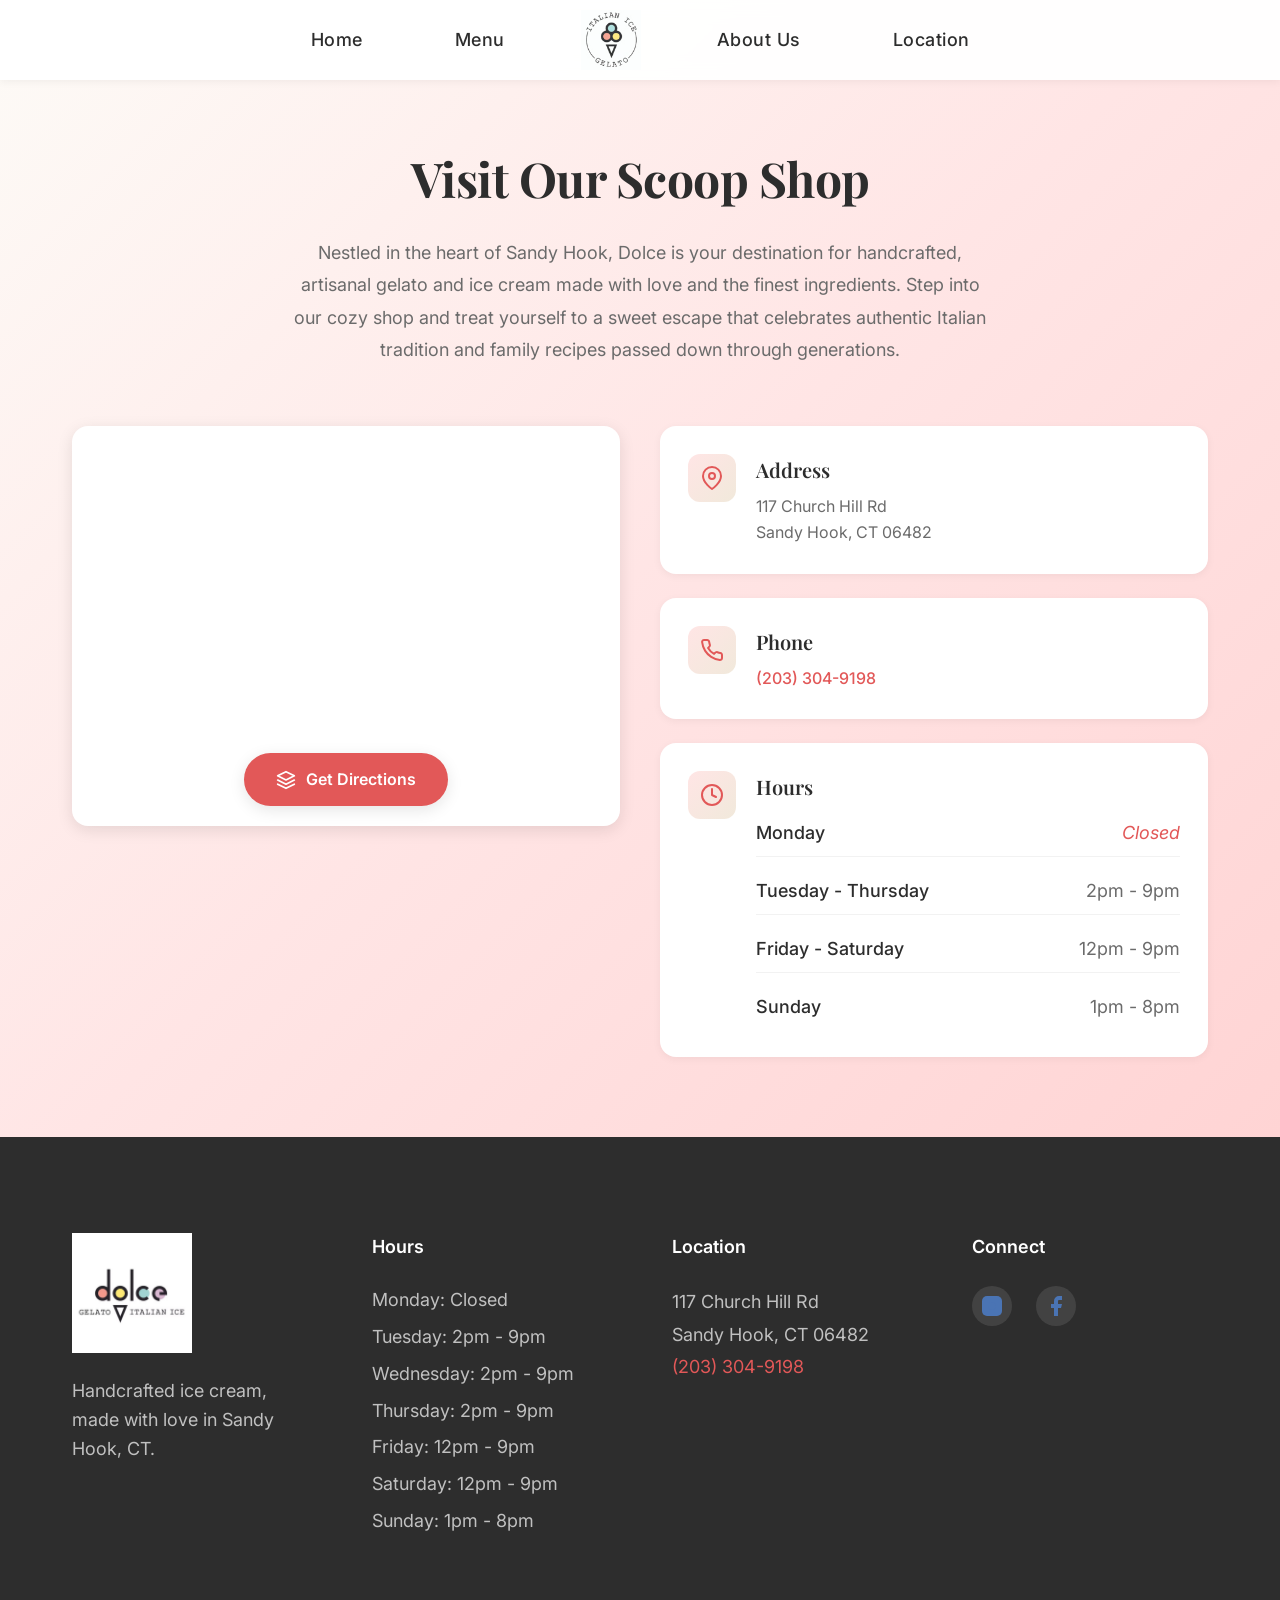
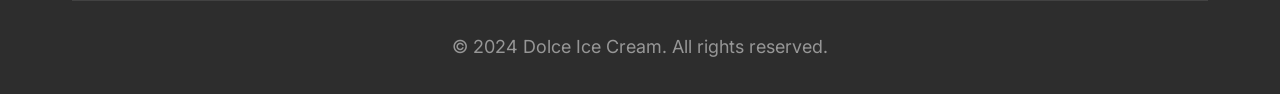
<file: dolce-website/location.html>
<!DOCTYPE html>
<html lang="en">
<head>
    <meta charset="UTF-8">
    <meta name="viewport" content="width=device-width, initial-scale=1.0">
    <title>Visit Dolce - Location & Hours</title>

    <!-- Google Fonts -->
    <link rel="preconnect" href="https://fonts.googleapis.com">
    <link rel="preconnect" href="https://fonts.gstatic.com" crossorigin>
    <link href="https://fonts.googleapis.com/css2?family=Playfair+Display:wght@400;600;700&family=Inter:wght@300;400;500;600&display=swap" rel="stylesheet" crossorigin="anonymous">

    <!-- Stylesheets -->
    <link rel="stylesheet" href="styles.css">
    <link rel="stylesheet" href="location.css">
</head>
<body>
    <!-- Navigation -->
    <header class="header" id="header">
        <nav class="nav">
            <a href="index.html" class="nav__link">Home</a>
            <a href="sweets.html" class="nav__link">Menu</a>

            <a href="index.html" class="nav__logo">
                <img src="js/Dolce_Logo2.avif" alt="Dolce Gelato" class="nav__logo-img">
            </a>

            <a href="about.html" class="nav__link">About Us</a>
            <a href="location.html" class="nav__link">Location</a>

            <div class="nav__toggle" id="nav-toggle">
                <span></span>
                <span></span>
                <span></span>
            </div>
        </nav>
    </header>

    <section class="location-section">
        <div class="container">
            <!-- Section Header -->
            <div class="section-header">
                <h2 class="section-title">Visit Our Scoop Shop</h2>
                <p class="section-description">
                    Nestled in the heart of Sandy Hook, Dolce is your destination for handcrafted,
                    artisanal gelato and ice cream made with love and the finest ingredients.
                    Step into our cozy shop and treat yourself to a sweet escape that celebrates
                    authentic Italian tradition and family recipes passed down through generations.
                </p>
            </div>

            <!-- Content Grid -->
            <div class="location-content">
                <!-- Map Container -->
                <div class="map-container">
                    <iframe
                        src="https://www.google.com/maps/embed?pb=!1m18!1m12!1m3!1d2998.3!2d-73.2392!3d41.4133!2m3!1f0!2f0!3f0!3m2!1i1024!2i768!4f13.1!3m3!1m2!1s0x89e7f7a9a6b5c5c5%3A0x0!2s117%20Church%20Hill%20Rd%2C%20Sandy%20Hook%2C%20CT%2006482!5e0!3m2!1sen!2sus!4v1234567890"
                        class="map-iframe"
                        allowfullscreen=""
                        loading="lazy"
                        referrerpolicy="no-referrer-when-downgrade"
                        title="Map showing Dolce Ice Cream Shop location at 117 Church Hill Rd, Sandy Hook, CT">
                    </iframe>
                    <a href="https://www.google.com/maps/dir/?api=1&destination=117+Church+Hill+Rd,+Sandy+Hook,+CT+06482"
                       target="_blank"
                       rel="noopener noreferrer"
                       class="directions-btn">
                        <svg class="btn-icon" width="20" height="20" viewBox="0 0 24 24" fill="none" xmlns="http://www.w3.org/2000/svg">
                            <path d="M12 2L2 7L12 12L22 7L12 2Z" stroke="currentColor" stroke-width="2" stroke-linecap="round" stroke-linejoin="round"/>
                            <path d="M2 17L12 22L22 17" stroke="currentColor" stroke-width="2" stroke-linecap="round" stroke-linejoin="round"/>
                            <path d="M2 12L12 17L22 12" stroke="currentColor" stroke-width="2" stroke-linecap="round" stroke-linejoin="round"/>
                        </svg>
                        Get Directions
                    </a>
                </div>

                <!-- Info Container -->
                <div class="info-container">
                    <!-- Address -->
                    <div class="info-card">
                        <div class="info-icon">
                            <svg width="24" height="24" viewBox="0 0 24 24" fill="none" xmlns="http://www.w3.org/2000/svg">
                                <path d="M21 10C21 17 12 23 12 23C12 23 3 17 3 10C3 7.61305 3.94821 5.32387 5.63604 3.63604C7.32387 1.94821 9.61305 1 12 1C14.3869 1 16.6761 1.94821 18.364 3.63604C20.0518 5.32387 21 7.61305 21 10Z" stroke="currentColor" stroke-width="2" stroke-linecap="round" stroke-linejoin="round"/>
                                <path d="M12 13C13.6569 13 15 11.6569 15 10C15 8.34315 13.6569 7 12 7C10.3431 7 9 8.34315 9 10C9 11.6569 10.3431 13 12 13Z" stroke="currentColor" stroke-width="2" stroke-linecap="round" stroke-linejoin="round"/>
                            </svg>
                        </div>
                        <div class="info-content">
                            <h3 class="info-title">Address</h3>
                            <p class="info-text">117 Church Hill Rd<br>Sandy Hook, CT 06482</p>
                        </div>
                    </div>

                    <!-- Phone -->
                    <div class="info-card">
                        <div class="info-icon">
                            <svg width="24" height="24" viewBox="0 0 24 24" fill="none" xmlns="http://www.w3.org/2000/svg">
                                <path d="M22 16.92V19.92C22.0011 20.1985 21.9441 20.4742 21.8325 20.7293C21.7209 20.9845 21.5573 21.2136 21.3521 21.4019C21.1468 21.5901 20.9046 21.7335 20.6407 21.8227C20.3769 21.9119 20.0974 21.9451 19.82 21.92C16.7428 21.5856 13.787 20.5341 11.19 18.85C8.77382 17.3147 6.72533 15.2662 5.18999 12.85C3.49997 10.2412 2.44824 7.27099 2.11999 4.18C2.095 3.90347 2.12787 3.62476 2.21649 3.36162C2.30512 3.09849 2.44756 2.85669 2.63476 2.65162C2.82196 2.44655 3.0498 2.28271 3.30379 2.17052C3.55777 2.05833 3.83233 2.00026 4.10999 2H7.10999C7.5953 1.99522 8.06579 2.16708 8.43376 2.48353C8.80173 2.79999 9.04207 3.23945 9.10999 3.72C9.23662 4.68007 9.47144 5.62273 9.80999 6.53C9.94454 6.88792 9.97366 7.27691 9.8939 7.65088C9.81415 8.02485 9.62886 8.36811 9.35999 8.64L8.08999 9.91C9.51355 12.4135 11.5864 14.4864 14.09 15.91L15.36 14.64C15.6319 14.3711 15.9751 14.1858 16.3491 14.1061C16.7231 14.0263 17.1121 14.0555 17.47 14.19C18.3773 14.5286 19.3199 14.7634 20.28 14.89C20.7658 14.9585 21.2094 15.2032 21.5265 15.5775C21.8437 15.9518 22.0122 16.4296 22 16.92Z" stroke="currentColor" stroke-width="2" stroke-linecap="round" stroke-linejoin="round"/>
                            </svg>
                        </div>
                        <div class="info-content">
                            <h3 class="info-title">Phone</h3>
                            <p class="info-text">
                                <a href="tel:+12033049198" class="phone-link">(203) 304-9198</a>
                            </p>
                        </div>
                    </div>

                    <!-- Hours -->
                    <div class="info-card info-card-wide">
                        <div class="info-icon">
                            <svg width="24" height="24" viewBox="0 0 24 24" fill="none" xmlns="http://www.w3.org/2000/svg">
                                <circle cx="12" cy="12" r="10" stroke="currentColor" stroke-width="2" stroke-linecap="round" stroke-linejoin="round"/>
                                <path d="M12 6V12L16 14" stroke="currentColor" stroke-width="2" stroke-linecap="round" stroke-linejoin="round"/>
                            </svg>
                        </div>
                        <div class="info-content">
                            <h3 class="info-title">Hours</h3>
                            <div class="hours-list">
                                <div class="hours-row">
                                    <span class="day">Monday</span>
                                    <span class="time closed">Closed</span>
                                </div>
                                <div class="hours-row">
                                    <span class="day">Tuesday - Thursday</span>
                                    <span class="time">2pm - 9pm</span>
                                </div>
                                <div class="hours-row">
                                    <span class="day">Friday - Saturday</span>
                                    <span class="time">12pm - 9pm</span>
                                </div>
                                <div class="hours-row">
                                    <span class="day">Sunday</span>
                                    <span class="time">1pm - 8pm</span>
                                </div>
                            </div>
                        </div>
                    </div>
                </div>
            </div>
        </div>
    </section>

    <!-- Footer -->
    <footer class="footer">
        <div class="container">
            <div class="footer__grid">
                <div class="footer__section footer__section--logo">
                    <img src="js/Dolce_Logo.jpg" alt="Dolce Ice Cream" class="footer__logo">
                    <p class="footer__description">
                        Handcrafted ice cream, made with love in Sandy Hook, CT.
                    </p>
                </div>

                <div class="footer__section">
                    <h4 class="footer__subtitle">Hours</h4>
                    <ul class="footer__list">
                        <li>Monday: Closed</li>
                        <li>Tuesday: 2pm - 9pm</li>
                        <li>Wednesday: 2pm - 9pm</li>
                        <li>Thursday: 2pm - 9pm</li>
                        <li>Friday: 12pm - 9pm</li>
                        <li>Saturday: 12pm - 9pm</li>
                        <li>Sunday: 1pm - 8pm</li>
                    </ul>
                </div>

                <div class="footer__section">
                    <h4 class="footer__subtitle">Location</h4>
                    <address class="footer__address">
                        117 Church Hill Rd<br>
                        Sandy Hook, CT 06482<br>
                        <a href="tel:+12033049198">(203) 304-9198</a>
                    </address>
                </div>

                <div class="footer__section">
                    <h4 class="footer__subtitle">Connect</h4>
                    <div class="footer__social">
                        <a href="https://instagram.com/dolcesandyhook" class="footer__social-link" aria-label="Instagram">
                            <svg width="24" height="24" viewBox="0 0 24 24" fill="currentColor">
                                <rect x="2" y="2" width="20" height="20" rx="5" ry="5"></rect>
                                <path d="M16 11.37A4 4 0 1 1 12.63 8 4 4 0 0 1 16 11.37z"></path>
                                <line x1="17.5" y1="6.5" x2="17.51" y2="6.5"></line>
                            </svg>
                        </a>
                        <a href="https://www.facebook.com/dolcect" class="footer__social-link" aria-label="Facebook" target="_blank" rel="noopener noreferrer">
                            <svg width="24" height="24" viewBox="0 0 24 24" fill="currentColor">
                                <path d="M18 2h-3a5 5 0 0 0-5 5v3H7v4h3v8h4v-8h3l1-4h-4V7a1 1 0 0 1 1-1h3z"></path>
                            </svg>
                        </a>
                    </div>
                </div>
            </div>

            <div class="footer__bottom">
                <p>&copy; 2024 Dolce Ice Cream. All rights reserved.</p>
            </div>
        </div>
    </footer>

    <!-- Scripts -->
    <script src="script.js"></script>
</body>
</html>
</file>
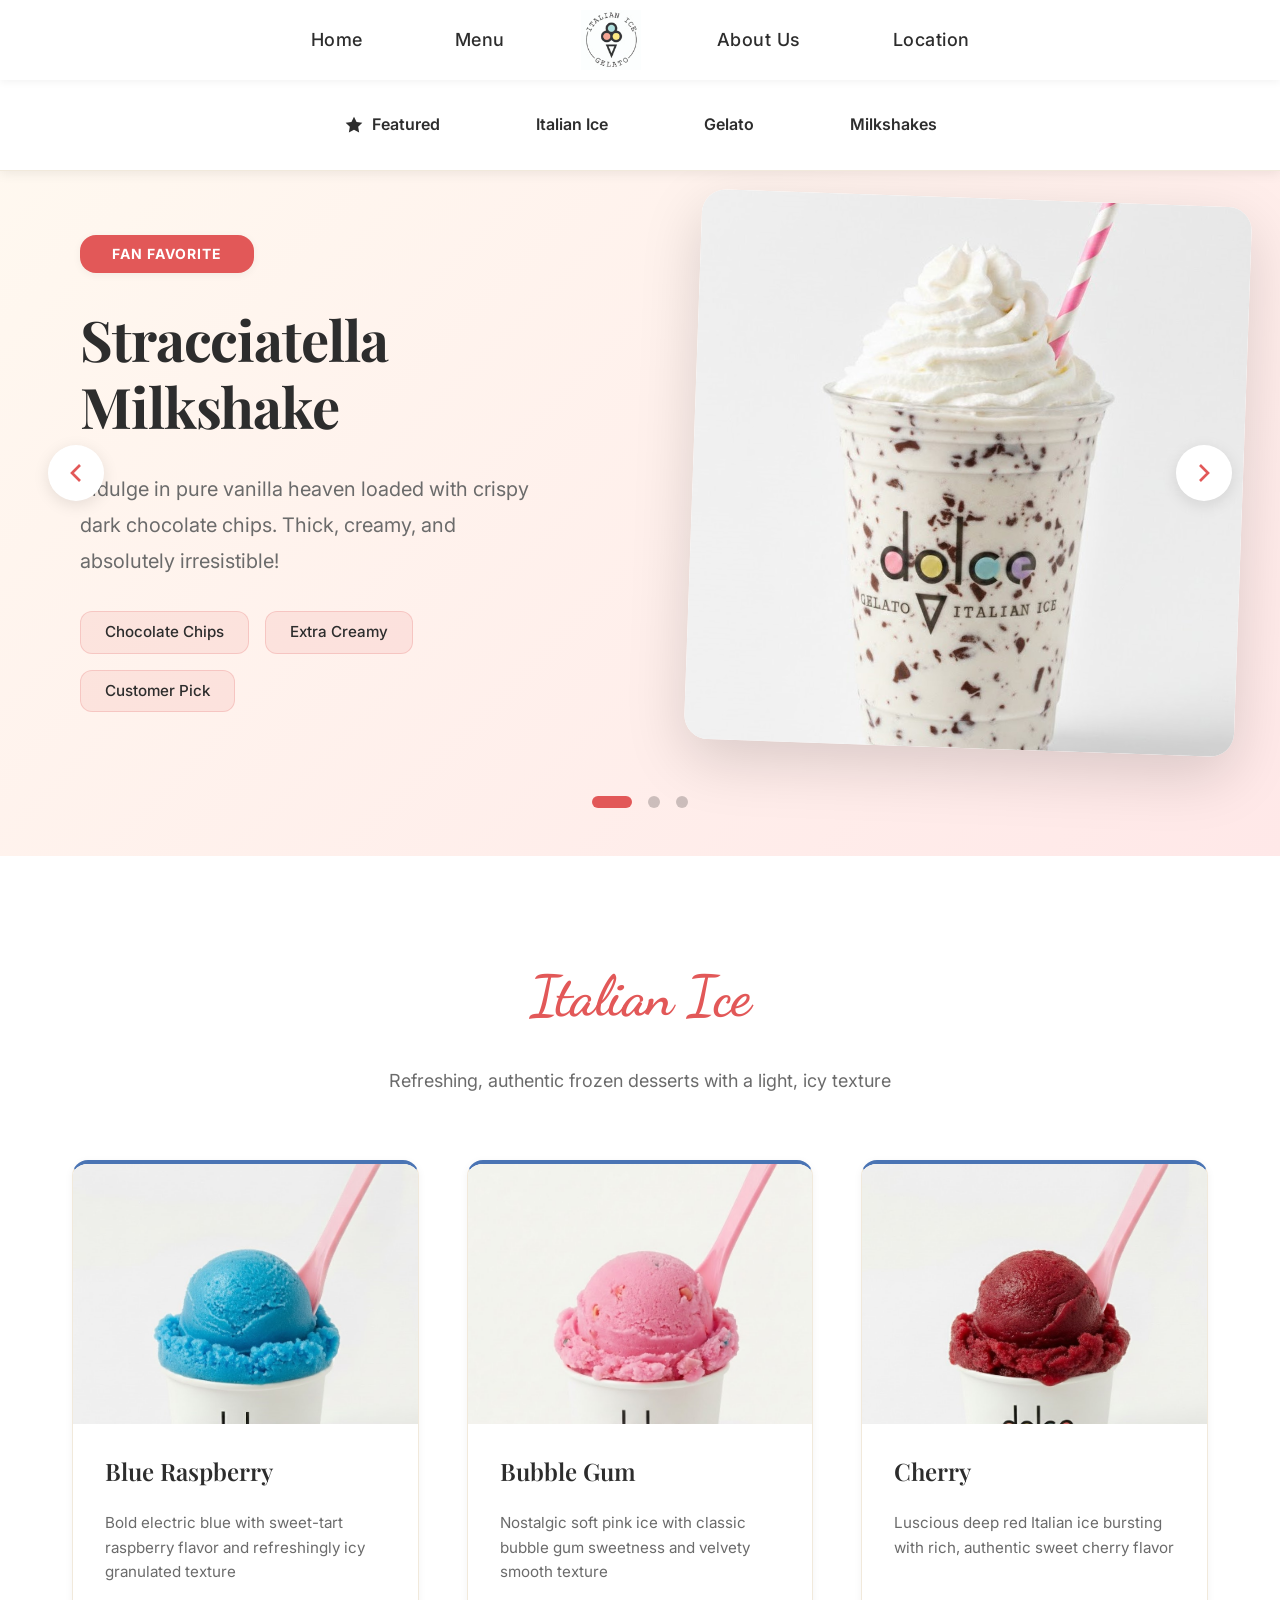
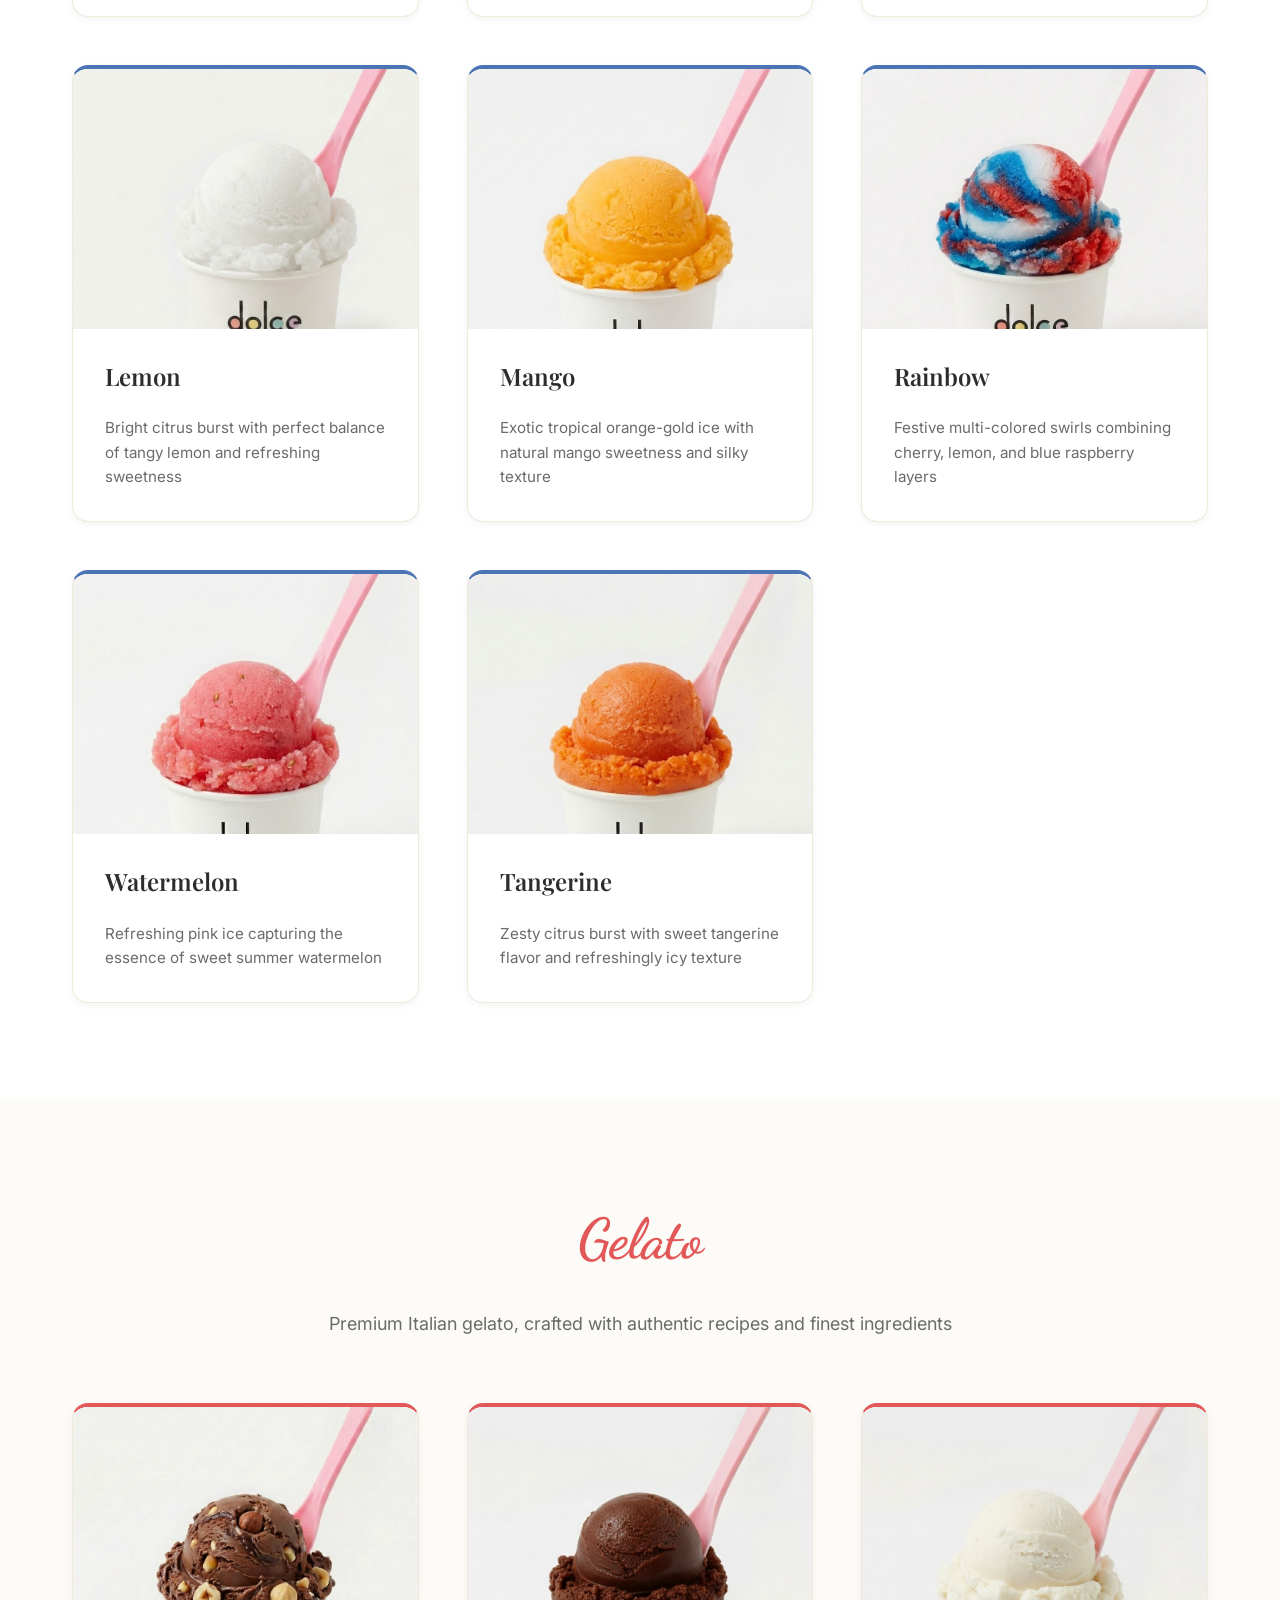
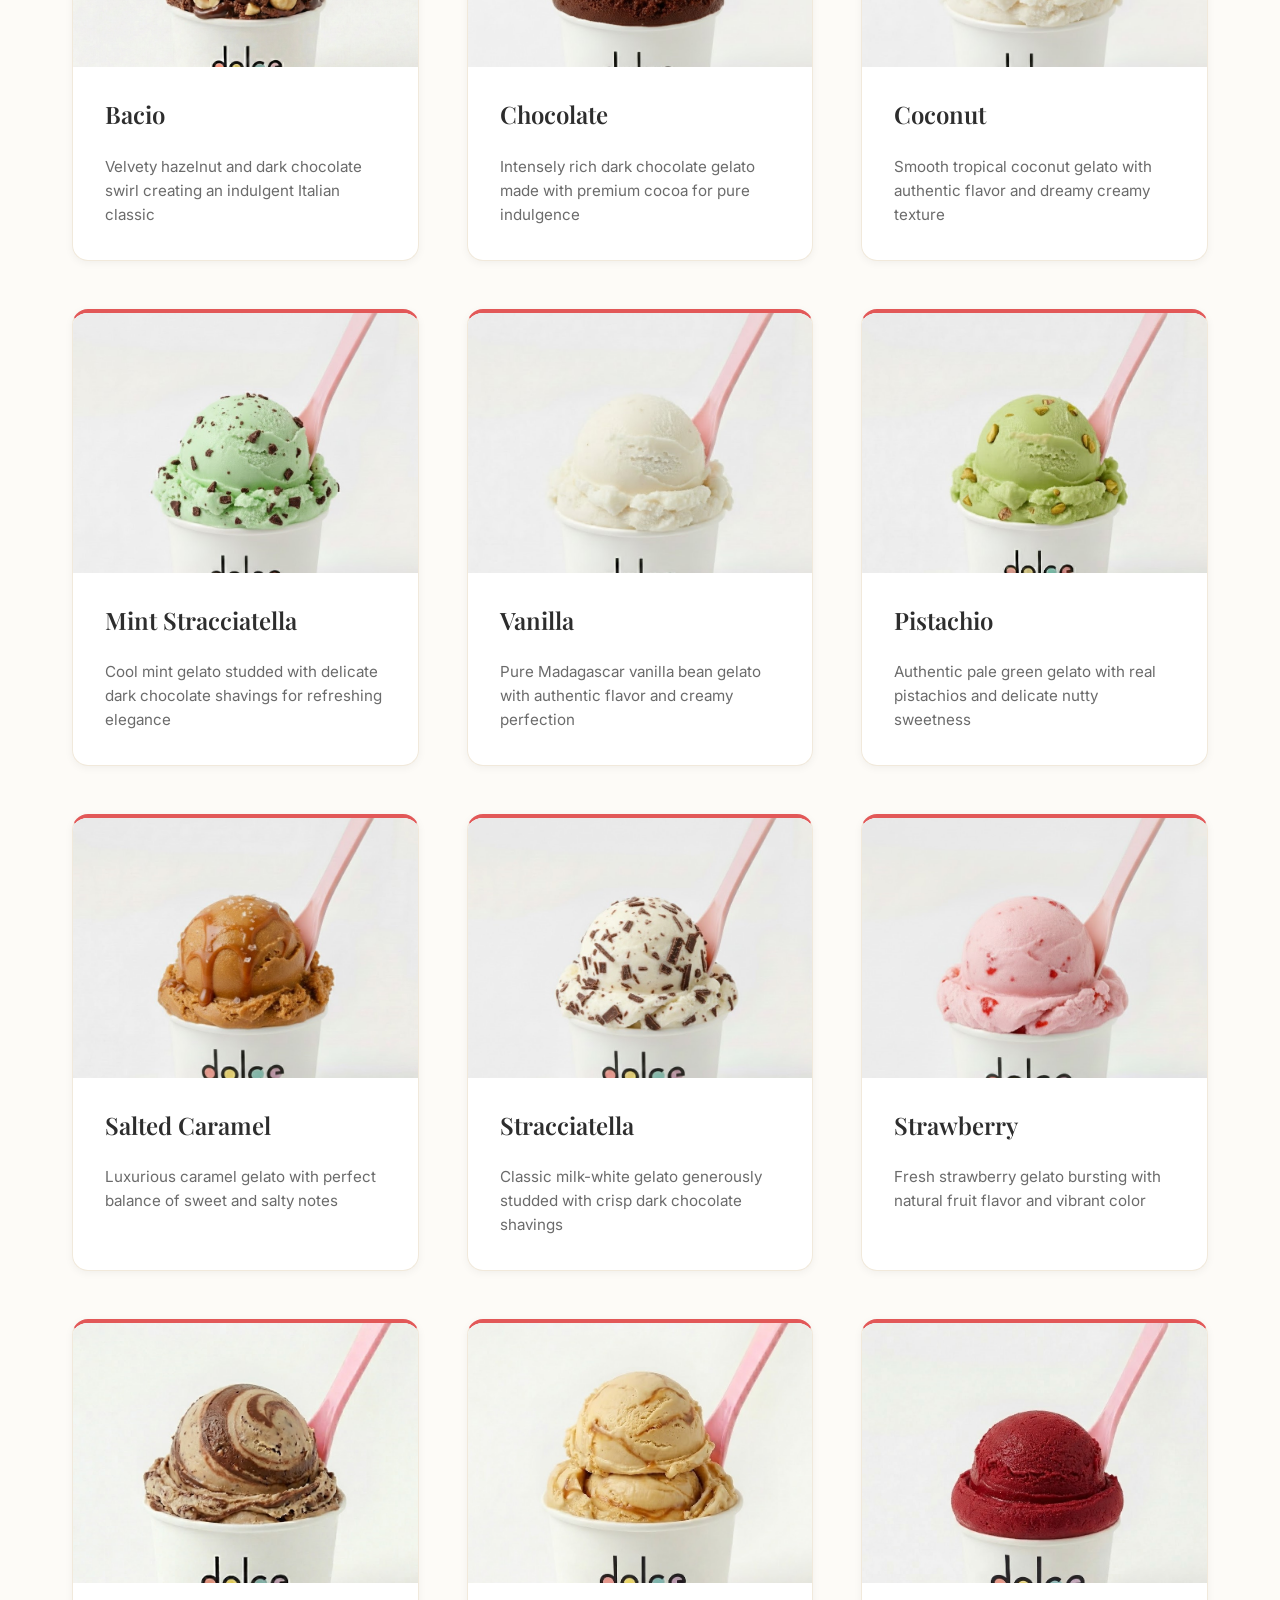
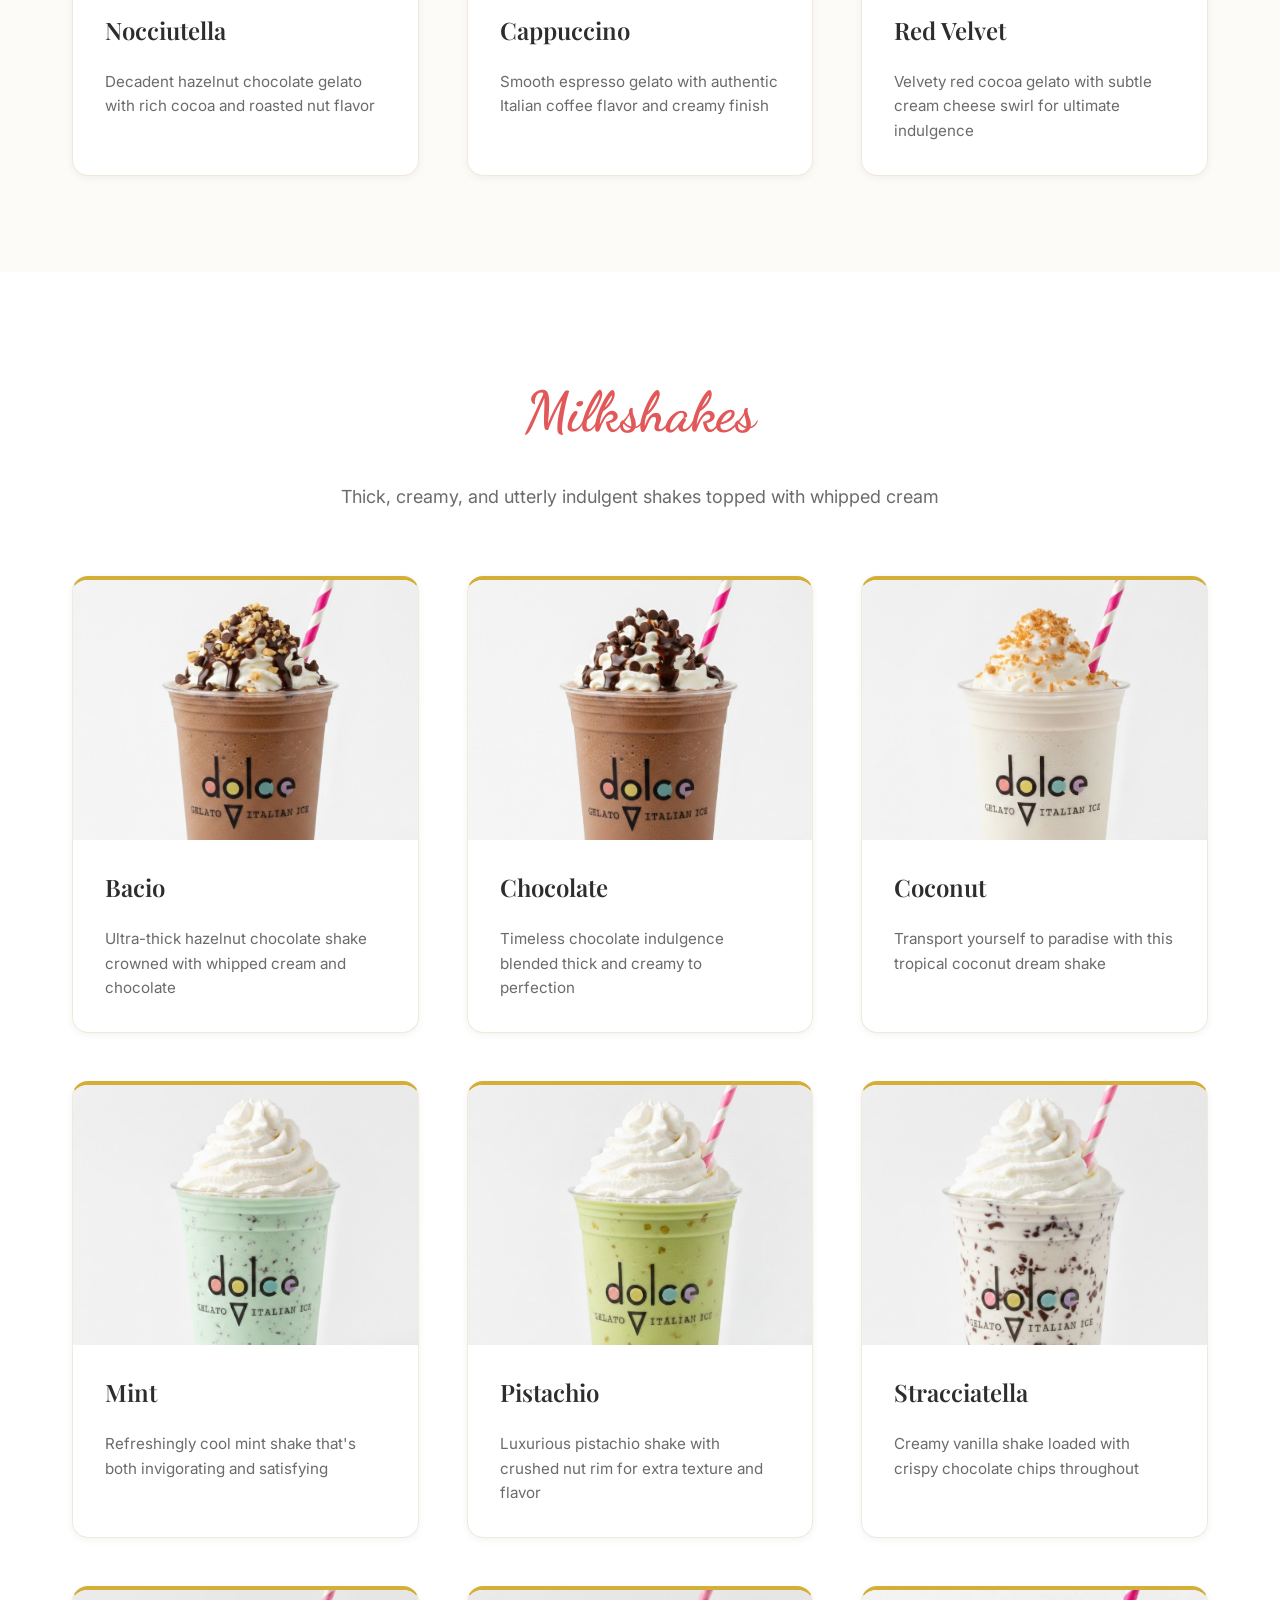
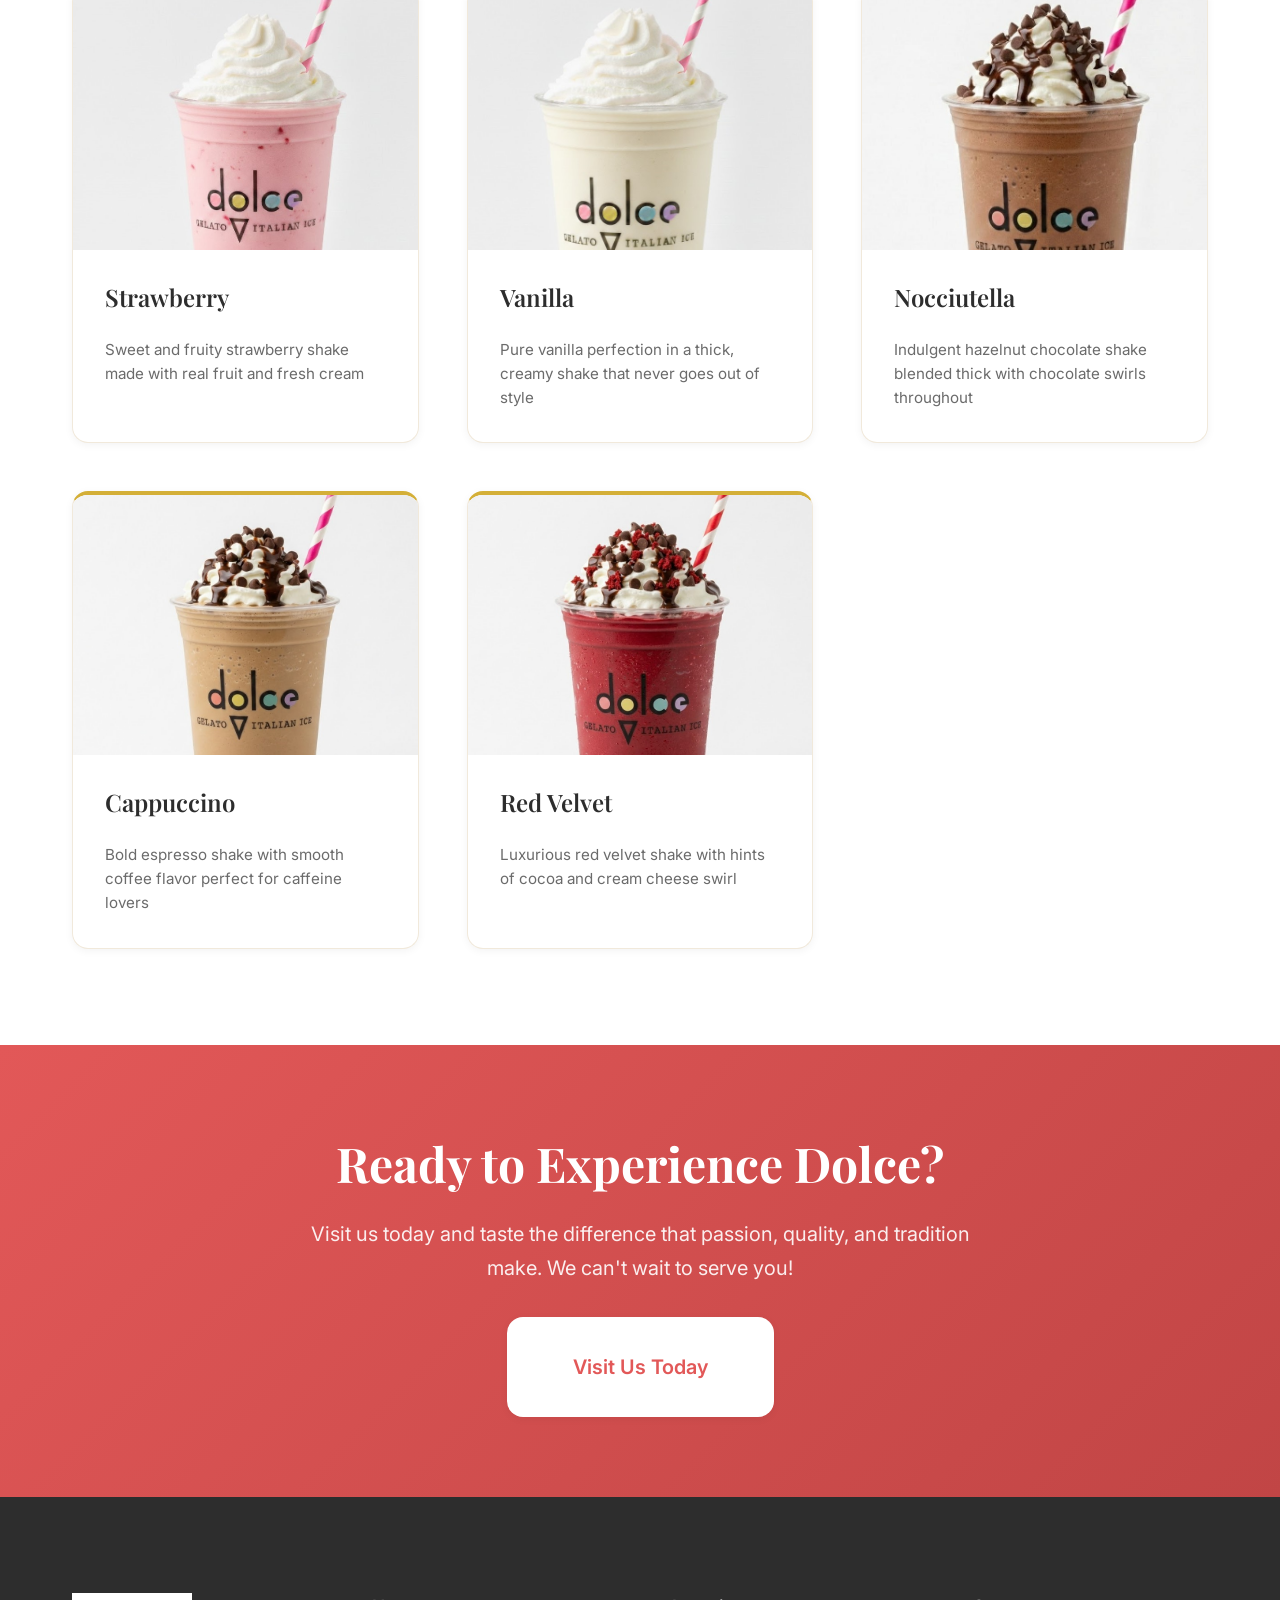
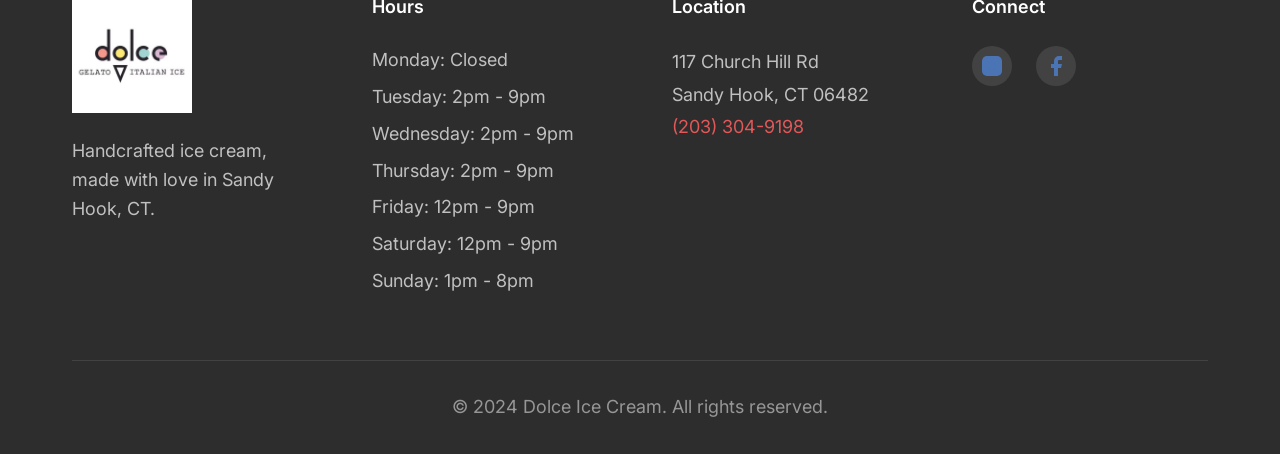
<file: dolce-website/sweets.html>
<!DOCTYPE html>
<html lang="en">
<head>
    <meta charset="UTF-8">
    <meta name="viewport" content="width=device-width, initial-scale=1.0">
    <meta name="description" content="Dolce Sweets Menu - Italian Ice, Gelato, and Milkshakes">
    <title>Dolce Sweets Menu | Authentic Handcrafted Treats</title>

    <!-- Favicon -->
    <link rel="icon" type="image/png" sizes="32x32" href="images/favicon.png">
    <link rel="icon" type="image/png" sizes="16x16" href="images/favicon.png">
    <link rel="shortcut icon" href="images/favicon.ico">
    <link rel="apple-touch-icon" sizes="180x180" href="images/apple-touch-icon.png">

    <!-- Google Fonts -->
    <link rel="preconnect" href="https://fonts.googleapis.com">
    <link rel="preconnect" href="https://fonts.gstatic.com" crossorigin>
    <link href="https://fonts.googleapis.com/css2?family=Playfair+Display:wght@400;600;700&family=Inter:wght@300;400;500;600&family=Dancing+Script:wght@400;600;700&display=swap" rel="stylesheet" crossorigin="anonymous">

    <!-- Stylesheets -->
    <link rel="stylesheet" href="styles.css">
    <link rel="stylesheet" href="sweets-styles.css">
</head>
<body>
    <!-- Navigation -->
    <header class="header" id="header">
        <nav class="nav">
            <a href="index.html" class="nav__link">Home</a>
            <a href="sweets.html" class="nav__link">Menu</a>

            <a href="index.html" class="nav__logo">
                <img src="js/Dolce_Logo2.avif" alt="Dolce Gelato" class="nav__logo-img">
            </a>

            <a href="about.html" class="nav__link">About Us</a>
            <a href="location.html" class="nav__link">Location</a>

            <div class="nav__toggle" id="nav-toggle">
                <span></span>
                <span></span>
                <span></span>
            </div>
        </nav>
    </header>

    <!-- Sticky Sub-Navigation -->
    <nav class="menu-nav" id="menu-nav">
        <div class="container">
            <ul class="menu-nav__list">
                <li class="menu-nav__item">
                    <a href="#featured" class="menu-nav__link">
                        <svg width="20" height="20" viewBox="0 0 24 24" fill="currentColor">
                            <path d="M12 2l3.09 6.26L22 9.27l-5 4.87 1.18 6.88L12 17.77l-6.18 3.25L7 14.14 2 9.27l6.91-1.01L12 2z"/>
                        </svg>
                        Featured
                    </a>
                </li>
                <li class="menu-nav__item">
                    <a href="#italian-ice" class="menu-nav__link">Italian Ice</a>
                </li>
                <li class="menu-nav__item">
                    <a href="#gelato" class="menu-nav__link">Gelato</a>
                </li>
                <li class="menu-nav__item">
                    <a href="#milkshakes" class="menu-nav__link">Milkshakes</a>
                </li>
            </ul>
        </div>
    </nav>

    <main class="main">
        <!-- Featured Banner Carousel -->
        <section class="featured-banner" id="featured">
            <div class="banner-carousel">
                <!-- Slide 1: Stracciatella Milkshake -->
                <div class="banner-slide active">
                    <div class="banner-slide__content">
                        <div class="banner-slide__text">
                            <span class="banner-badge">Fan Favorite</span>
                            <h2 class="banner-slide__title">Stracciatella Milkshake</h2>
                            <p class="banner-slide__description">Indulge in pure vanilla heaven loaded with crispy dark chocolate chips. Thick, creamy, and absolutely irresistible!</p>
                            <div class="banner-slide__tags">
                                <span class="banner-tag">Chocolate Chips</span>
                                <span class="banner-tag">Extra Creamy</span>
                                <span class="banner-tag">Customer Pick</span>
                            </div>
                        </div>
                        <div class="banner-slide__image">
                            <div class="banner-image-frame">
                                <img src="js/Stracciatella_Milkshake.jpg" alt="Creamy vanilla milkshake studded with chocolate chip pieces and topped with whipped cream" class="banner-slide__img">
                            </div>
                        </div>
                    </div>
                </div>

                <!-- Slide 2: Salted Caramel Gelato -->
                <div class="banner-slide">
                    <div class="banner-slide__content">
                        <div class="banner-slide__text">
                            <span class="banner-badge premium">Premium</span>
                            <h2 class="banner-slide__title">Salted Caramel Gelato</h2>
                            <p class="banner-slide__description">Luxurious golden caramel gelato with ribbons of rich caramel sauce and a perfect balance of sweet and salty notes. An irresistible indulgence.</p>
                            <div class="banner-slide__tags">
                                <span class="banner-tag">Sweet & Salty</span>
                                <span class="banner-tag">Caramel Swirl</span>
                                <span class="banner-tag">Customer Favorite</span>
                            </div>
                        </div>
                        <div class="banner-slide__image">
                            <div class="banner-image-frame">
                                <img src="js/SaltedCaramel_Gelato.jpg" alt="Golden amber salted caramel gelato with ribbons of rich caramel sauce throughout" class="banner-slide__img">
                            </div>
                        </div>
                    </div>
                </div>

                <!-- Slide 3: Bacio Milkshake -->
                <div class="banner-slide">
                    <div class="banner-slide__content">
                        <div class="banner-slide__text">
                            <span class="banner-badge premium">Premium</span>
                            <h2 class="banner-slide__title">Bacio Milkshake</h2>
                            <p class="banner-slide__description">Experience Italian indulgence with this ultra-thick hazelnut chocolate shake. Crowned with whipped cream and chocolate shavings for the ultimate treat.</p>
                            <div class="banner-slide__tags">
                                <span class="banner-tag">Hazelnut</span>
                                <span class="banner-tag">Dark Chocolate</span>
                                <span class="banner-tag">Italian Classic</span>
                            </div>
                        </div>
                        <div class="banner-slide__image">
                            <div class="banner-image-frame">
                                <img src="js/Bacio_Milkshake.jpg" alt="Decadent bacio milkshake with hazelnut chocolate swirls, topped with whipped cream and chocolate shavings" class="banner-slide__img">
                            </div>
                        </div>
                    </div>
                </div>
            </div>

            <!-- Carousel Controls -->
            <button class="banner-arrow banner-arrow--left" id="bannerPrev" aria-label="Previous slide">
                <svg width="32" height="32" viewBox="0 0 24 24" fill="none" stroke="currentColor" stroke-width="2">
                    <polyline points="15 18 9 12 15 6"></polyline>
                </svg>
            </button>
            <button class="banner-arrow banner-arrow--right" id="bannerNext" aria-label="Next slide">
                <svg width="32" height="32" viewBox="0 0 24 24" fill="none" stroke="currentColor" stroke-width="2">
                    <polyline points="9 18 15 12 9 6"></polyline>
                </svg>
            </button>

            <!-- Carousel Indicators -->
            <div class="banner-indicators">
                <button class="banner-dot active" data-slide="0" aria-label="Slide 1"></button>
                <button class="banner-dot" data-slide="1" aria-label="Slide 2"></button>
                <button class="banner-dot" data-slide="2" aria-label="Slide 3"></button>
            </div>
        </section>

        <!-- Italian Ice Section -->
        <section class="sweets-section section" id="italian-ice">
            <div class="container">
                <div class="sweets-section__header fade-in">
                    <h2 class="sweets-section__title">Italian Ice</h2>
                    <p class="sweets-section__description">Refreshing, authentic frozen desserts with a light, icy texture</p>
                </div>

                <div class="sweets-grid">
                    <article class="sweets-card sweets-card--italian-ice fade-in-up" style="animation-delay: 0.1s">
                        <div class="sweets-card__image">
                            <img src="js/BlueRaspberry_ItalianIce.jpg" alt="Vibrant electric blue raspberry Italian ice with crystalline granulated texture served in a clear cup" class="sweets-card__img">
                        </div>
                        <div class="sweets-card__content">
                            <h3 class="sweets-card__title">
                                Blue Raspberry
                                
                            </h3>
                            <p class="sweets-card__description">Bold electric blue with sweet-tart raspberry flavor and refreshingly icy granulated texture</p>
                        </div>
                    </article>

                    <article class="sweets-card sweets-card--italian-ice fade-in-up" style="animation-delay: 0.15s">
                        <div class="sweets-card__image">
                            <img src="js/BubbleGum_ItalianIce.jpg" alt="Soft pink bubble gum Italian ice with smooth matte frozen texture in a decorative cup" class="sweets-card__img">
                        </div>
                        <div class="sweets-card__content">
                            <h3 class="sweets-card__title">
                                Bubble Gum
                                
                            </h3>
                            <p class="sweets-card__description">Nostalgic soft pink ice with classic bubble gum sweetness and velvety smooth texture</p>
                        </div>
                    </article>

                    <article class="sweets-card sweets-card--italian-ice fade-in-up" style="animation-delay: 0.2s">
                        <div class="sweets-card__image">
                            <img src="js/Cherry_ItalianIce.jpg" alt="Deep ruby red cherry Italian ice with rich glossy finish served fresh in a traditional cup" class="sweets-card__img">
                        </div>
                        <div class="sweets-card__content">
                            <h3 class="sweets-card__title">
                                Cherry
                                
                            </h3>
                            <p class="sweets-card__description">Luscious deep red Italian ice bursting with rich, authentic sweet cherry flavor</p>
                        </div>
                    </article>

                    <article class="sweets-card sweets-card--italian-ice fade-in-up" style="animation-delay: 0.25s">
                        <div class="sweets-card__image">
                            <img src="js/Lemon_ItalianIce.jpg" alt="Bright sunny yellow lemon Italian ice with zesty citrus appeal and light fluffy texture" class="sweets-card__img">
                        </div>
                        <div class="sweets-card__content">
                            <h3 class="sweets-card__title">
                                Lemon
                                
                            </h3>
                            <p class="sweets-card__description">Bright citrus burst with perfect balance of tangy lemon and refreshing sweetness</p>
                        </div>
                    </article>

                    <article class="sweets-card sweets-card--italian-ice fade-in-up" style="animation-delay: 0.3s">
                        <div class="sweets-card__image">
                            <img src="js/Mango_ItalianIce.jpg" alt="Tropical orange-yellow mango Italian ice with silky smooth icy texture in an elegant serving" class="sweets-card__img">
                        </div>
                        <div class="sweets-card__content">
                            <h3 class="sweets-card__title">
                                Mango
                                
                            </h3>
                            <p class="sweets-card__description">Exotic tropical orange-gold ice with natural mango sweetness and silky texture</p>
                        </div>
                    </article>

                    <article class="sweets-card sweets-card--italian-ice fade-in-up" style="animation-delay: 0.35s">
                        <div class="sweets-card__image">
                            <img src="js/Rainbow_ItalianIce.jpg" alt="Colorful rainbow Italian ice with vibrant layered swirls of multiple fruit flavors" class="sweets-card__img">
                        </div>
                        <div class="sweets-card__content">
                            <h3 class="sweets-card__title">
                                Rainbow
                                
                            </h3>
                            <p class="sweets-card__description">Festive multi-colored swirls combining cherry, lemon, and blue raspberry layers</p>
                        </div>
                    </article>

                    <article class="sweets-card sweets-card--italian-ice fade-in-up" style="animation-delay: 0.4s">
                        <div class="sweets-card__image">
                            <img src="js/Watermelon_ItalianIce.jpg" alt="Fresh pink watermelon Italian ice with juicy summer fruit essence and crystalline texture" class="sweets-card__img">
                        </div>
                        <div class="sweets-card__content">
                            <h3 class="sweets-card__title">
                                Watermelon

                            </h3>
                            <p class="sweets-card__description">Refreshing pink ice capturing the essence of sweet summer watermelon</p>
                        </div>
                    </article>

                    <article class="sweets-card sweets-card--italian-ice fade-in-up" style="animation-delay: 0.45s">
                        <div class="sweets-card__image">
                            <img src="js/Tangerine_ItalianIce.jpg" alt="Bright orange tangerine Italian ice with vibrant citrus flavor and icy texture" class="sweets-card__img">
                        </div>
                        <div class="sweets-card__content">
                            <h3 class="sweets-card__title">
                                Tangerine

                            </h3>
                            <p class="sweets-card__description">Zesty citrus burst with sweet tangerine flavor and refreshingly icy texture</p>
                        </div>
                    </article>
                </div>
            </div>
        </section>

        <!-- Gelato Section -->
        <section class="sweets-section section" id="gelato">
            <div class="container">
                <div class="sweets-section__header fade-in">
                    <h2 class="sweets-section__title">Gelato</h2>
                    <p class="sweets-section__description">Premium Italian gelato, crafted with authentic recipes and finest ingredients</p>
                </div>

                <div class="sweets-grid">
                    <article class="sweets-card sweets-card--gelato fade-in-up" style="animation-delay: 0.1s">
                        <div class="sweets-card__image">
                            <img src="js/Bacio_Gelato.jpg" alt="Luxurious hazelnut-chocolate bacio gelato with dense creamy swirls in an artisan presentation" class="sweets-card__img">
                        </div>
                        <div class="sweets-card__content">
                            <h3 class="sweets-card__title">
                                Bacio
                                
                            </h3>
                            <p class="sweets-card__description">Velvety hazelnut and dark chocolate swirl creating an indulgent Italian classic</p>
                        </div>
                    </article>

                    <article class="sweets-card sweets-card--gelato fade-in-up" style="animation-delay: 0.15s">
                        <div class="sweets-card__image">
                            <img src="js/Chochlate_Gelato.jpg" alt="Rich decadent dark chocolate gelato with glossy finish and intense cocoa color" class="sweets-card__img">
                        </div>
                        <div class="sweets-card__content">
                            <h3 class="sweets-card__title">
                                Chocolate
                                
                            </h3>
                            <p class="sweets-card__description">Intensely rich dark chocolate gelato made with premium cocoa for pure indulgence</p>
                        </div>
                    </article>

                    <article class="sweets-card sweets-card--gelato fade-in-up" style="animation-delay: 0.2s">
                        <div class="sweets-card__image">
                            <img src="js/Coconut_Gelato.jpg" alt="Creamy white coconut gelato with tropical essence and silky smooth texture" class="sweets-card__img">
                        </div>
                        <div class="sweets-card__content">
                            <h3 class="sweets-card__title">
                                Coconut
                                
                            </h3>
                            <p class="sweets-card__description">Smooth tropical coconut gelato with authentic flavor and dreamy creamy texture</p>
                        </div>
                    </article>

                    <article class="sweets-card sweets-card--gelato fade-in-up" style="animation-delay: 0.25s">
                        <div class="sweets-card__image">
                            <img src="js/Mint_Stracciatella_Gelato.jpg" alt="Pale mint green gelato with fine dark chocolate shavings creating elegant stracciatella pattern" class="sweets-card__img">
                        </div>
                        <div class="sweets-card__content">
                            <h3 class="sweets-card__title">
                                Mint Stracciatella
                                
                            </h3>
                            <p class="sweets-card__description">Cool mint gelato studded with delicate dark chocolate shavings for refreshing elegance</p>
                        </div>
                    </article>

                    <article class="sweets-card sweets-card--gelato fade-in-up" style="animation-delay: 0.3s">
                        <div class="sweets-card__image">
                            <img src="js/Vanilla_Gelato.jpg" alt="Classic ivory vanilla gelato with visible Madagascar vanilla bean specks and silky texture" class="sweets-card__img">
                        </div>
                        <div class="sweets-card__content">
                            <h3 class="sweets-card__title">
                                Vanilla
                                
                            </h3>
                            <p class="sweets-card__description">Pure Madagascar vanilla bean gelato with authentic flavor and creamy perfection</p>
                        </div>
                    </article>

                    <article class="sweets-card sweets-card--gelato fade-in-up" style="animation-delay: 0.35s">
                        <div class="sweets-card__image">
                            <img src="js/Pistachio_Gelato.jpg" alt="Pale earthy green pistachio gelato topped with crushed roasted pistachio pieces" class="sweets-card__img">
                        </div>
                        <div class="sweets-card__content">
                            <h3 class="sweets-card__title">
                                Pistachio
                                
                            </h3>
                            <p class="sweets-card__description">Authentic pale green gelato with real pistachios and delicate nutty sweetness</p>
                        </div>
                    </article>

                    <article class="sweets-card sweets-card--gelato fade-in-up" style="animation-delay: 0.4s">
                        <div class="sweets-card__image">
                            <img src="js/SaltedCaramel_Gelato.jpg" alt="Golden amber salted caramel gelato with ribbons of rich caramel sauce throughout" class="sweets-card__img">
                        </div>
                        <div class="sweets-card__content">
                            <h3 class="sweets-card__title">
                                Salted Caramel
                                
                            </h3>
                            <p class="sweets-card__description">Luxurious caramel gelato with perfect balance of sweet and salty notes</p>
                        </div>
                    </article>

                    <article class="sweets-card sweets-card--gelato fade-in-up" style="animation-delay: 0.45s">
                        <div class="sweets-card__image">
                            <img src="js/Stracciatella_Gelato.jpg" alt="Smooth milk-white stracciatella gelato with generous dark chocolate shavings distributed throughout" class="sweets-card__img">
                        </div>
                        <div class="sweets-card__content">
                            <h3 class="sweets-card__title">
                                Stracciatella
                                
                            </h3>
                            <p class="sweets-card__description">Classic milk-white gelato generously studded with crisp dark chocolate shavings</p>
                        </div>
                    </article>

                    <article class="sweets-card sweets-card--gelato fade-in-up" style="animation-delay: 0.5s">
                        <div class="sweets-card__image">
                            <img src="js/Strawberry_Gelato.jpg" alt="Vibrant pink strawberry gelato made with fresh ripe strawberries and natural fruit pieces" class="sweets-card__img">
                        </div>
                        <div class="sweets-card__content">
                            <h3 class="sweets-card__title">
                                Strawberry

                            </h3>
                            <p class="sweets-card__description">Fresh strawberry gelato bursting with natural fruit flavor and vibrant color</p>
                        </div>
                    </article>

                    <article class="sweets-card sweets-card--gelato fade-in-up" style="animation-delay: 0.55s">
                        <div class="sweets-card__image">
                            <img src="js/Nocciutella_Gelato.jpg" alt="Rich hazelnut chocolate nocciutella gelato with creamy swirls and smooth texture" class="sweets-card__img">
                        </div>
                        <div class="sweets-card__content">
                            <h3 class="sweets-card__title">
                                Nocciutella

                            </h3>
                            <p class="sweets-card__description">Decadent hazelnut chocolate gelato with rich cocoa and roasted nut flavor</p>
                        </div>
                    </article>

                    <article class="sweets-card sweets-card--gelato fade-in-up" style="animation-delay: 0.6s">
                        <div class="sweets-card__image">
                            <img src="js/Cappuccino_Gelato.jpg" alt="Smooth cappuccino gelato with espresso swirls and creamy coffee flavor" class="sweets-card__img">
                        </div>
                        <div class="sweets-card__content">
                            <h3 class="sweets-card__title">
                                Cappuccino

                            </h3>
                            <p class="sweets-card__description">Smooth espresso gelato with authentic Italian coffee flavor and creamy finish</p>
                        </div>
                    </article>

                    <article class="sweets-card sweets-card--gelato fade-in-up" style="animation-delay: 0.65s">
                        <div class="sweets-card__image">
                            <img src="js/RedVelvet_Gelato.jpg" alt="Luxurious red velvet gelato with cocoa notes and cream cheese swirl" class="sweets-card__img">
                        </div>
                        <div class="sweets-card__content">
                            <h3 class="sweets-card__title">
                                Red Velvet

                            </h3>
                            <p class="sweets-card__description">Velvety red cocoa gelato with subtle cream cheese swirl for ultimate indulgence</p>
                        </div>
                    </article>
                </div>
            </div>
        </section>

        <!-- Milkshakes Section -->
        <section class="sweets-section section" id="milkshakes">
            <div class="container">
                <div class="sweets-section__header fade-in">
                    <h2 class="sweets-section__title">Milkshakes</h2>
                    <p class="sweets-section__description">Thick, creamy, and utterly indulgent shakes topped with whipped cream</p>
                </div>

                <div class="sweets-grid">
                    <article class="sweets-card sweets-card--milkshake fade-in-up" style="animation-delay: 0.1s">
                        <div class="sweets-card__image">
                            <img src="js/Bacio_Milkshake.jpg" alt="Decadent bacio milkshake with hazelnut chocolate swirls, topped with whipped cream and chocolate shavings" class="sweets-card__img">
                        </div>
                        <div class="sweets-card__content">
                            <h3 class="sweets-card__title">
                                Bacio
                                
                            </h3>
                            <p class="sweets-card__description">Ultra-thick hazelnut chocolate shake crowned with whipped cream and chocolate</p>
                        </div>
                    </article>

                    <article class="sweets-card sweets-card--milkshake fade-in-up" style="animation-delay: 0.15s">
                        <div class="sweets-card__image">
                            <img src="js/Chochlate_Milkshake.jpg" alt="Classic rich chocolate milkshake with velvety texture topped with fresh whipped cream" class="sweets-card__img">
                        </div>
                        <div class="sweets-card__content">
                            <h3 class="sweets-card__title">
                                Chocolate
                                
                            </h3>
                            <p class="sweets-card__description">Timeless chocolate indulgence blended thick and creamy to perfection</p>
                        </div>
                    </article>

                    <article class="sweets-card sweets-card--milkshake fade-in-up" style="animation-delay: 0.2s">
                        <div class="sweets-card__image">
                            <img src="js/Coconut_Milkshake.jpg" alt="Tropical coconut milkshake with creamy white color and garnished with toasted coconut flakes" class="sweets-card__img">
                        </div>
                        <div class="sweets-card__content">
                            <h3 class="sweets-card__title">
                                Coconut
                                
                            </h3>
                            <p class="sweets-card__description">Transport yourself to paradise with this tropical coconut dream shake</p>
                        </div>
                    </article>

                    <article class="sweets-card sweets-card--milkshake fade-in-up" style="animation-delay: 0.25s">
                        <div class="sweets-card__image">
                            <img src="js/Mint_Milkshake.jpg" alt="Cool mint green milkshake with refreshing appearance topped with whipped cream and mint garnish" class="sweets-card__img">
                        </div>
                        <div class="sweets-card__content">
                            <h3 class="sweets-card__title">
                                Mint
                                
                            </h3>
                            <p class="sweets-card__description">Refreshingly cool mint shake that's both invigorating and satisfying</p>
                        </div>
                    </article>

                    <article class="sweets-card sweets-card--milkshake fade-in-up" style="animation-delay: 0.3s">
                        <div class="sweets-card__image">
                            <img src="js/Pistachio_Milkshake.jpg" alt="Thick pale green pistachio milkshake with crushed pistachio rim and whipped cream topping" class="sweets-card__img">
                        </div>
                        <div class="sweets-card__content">
                            <h3 class="sweets-card__title">
                                Pistachio
                                
                            </h3>
                            <p class="sweets-card__description">Luxurious pistachio shake with crushed nut rim for extra texture and flavor</p>
                        </div>
                    </article>

                    <article class="sweets-card sweets-card--milkshake fade-in-up" style="animation-delay: 0.35s">
                        <div class="sweets-card__image">
                            <img src="js/Stracciatella_Milkshake.jpg" alt="Creamy vanilla milkshake studded with chocolate chip pieces and topped with whipped cream" class="sweets-card__img">
                        </div>
                        <div class="sweets-card__content">
                            <h3 class="sweets-card__title">
                                Stracciatella
                                
                            </h3>
                            <p class="sweets-card__description">Creamy vanilla shake loaded with crispy chocolate chips throughout</p>
                        </div>
                    </article>

                    <article class="sweets-card sweets-card--milkshake fade-in-up" style="animation-delay: 0.4s">
                        <div class="sweets-card__image">
                            <img src="js/Strawberry_Milkshake.jpg" alt="Pretty pink strawberry milkshake with fresh fruit flavor topped with whipped cream and strawberry" class="sweets-card__img">
                        </div>
                        <div class="sweets-card__content">
                            <h3 class="sweets-card__title">
                                Strawberry
                                
                            </h3>
                            <p class="sweets-card__description">Sweet and fruity strawberry shake made with real fruit and fresh cream</p>
                        </div>
                    </article>

                    <article class="sweets-card sweets-card--milkshake fade-in-up" style="animation-delay: 0.45s">
                        <div class="sweets-card__image">
                            <img src="js/Vanilla_Milkshake.jpg" alt="Classic ivory vanilla milkshake with smooth creamy texture and whipped cream topping" class="sweets-card__img">
                        </div>
                        <div class="sweets-card__content">
                            <h3 class="sweets-card__title">
                                Vanilla

                            </h3>
                            <p class="sweets-card__description">Pure vanilla perfection in a thick, creamy shake that never goes out of style</p>
                        </div>
                    </article>

                    <article class="sweets-card sweets-card--milkshake fade-in-up" style="animation-delay: 0.5s">
                        <div class="sweets-card__image">
                            <img src="js/Nocciutella_Milkshake.jpg" alt="Rich nocciutella milkshake with hazelnut chocolate blend topped with whipped cream" class="sweets-card__img">
                        </div>
                        <div class="sweets-card__content">
                            <h3 class="sweets-card__title">
                                Nocciutella

                            </h3>
                            <p class="sweets-card__description">Indulgent hazelnut chocolate shake blended thick with chocolate swirls throughout</p>
                        </div>
                    </article>

                    <article class="sweets-card sweets-card--milkshake fade-in-up" style="animation-delay: 0.55s">
                        <div class="sweets-card__image">
                            <img src="js/Cappuccino_Milkshake.jpg" alt="Coffee lover's cappuccino milkshake with espresso and creamy milk topped with foam" class="sweets-card__img">
                        </div>
                        <div class="sweets-card__content">
                            <h3 class="sweets-card__title">
                                Cappuccino

                            </h3>
                            <p class="sweets-card__description">Bold espresso shake with smooth coffee flavor perfect for caffeine lovers</p>
                        </div>
                    </article>

                    <article class="sweets-card sweets-card--milkshake fade-in-up" style="animation-delay: 0.6s">
                        <div class="sweets-card__image">
                            <img src="js/RedVelvet_Milkshake.jpg" alt="Velvety red velvet milkshake with cocoa and cream cheese notes topped with whipped cream" class="sweets-card__img">
                        </div>
                        <div class="sweets-card__content">
                            <h3 class="sweets-card__title">
                                Red Velvet

                            </h3>
                            <p class="sweets-card__description">Luxurious red velvet shake with hints of cocoa and cream cheese swirl</p>
                        </div>
                    </article>
                </div>
            </div>
        </section>
    </main>

    <!-- Back to Top Button -->
    <button class="back-to-top" id="backToTop" aria-label="Back to top">
        <svg width="24" height="24" viewBox="0 0 24 24" fill="none" stroke="currentColor" stroke-width="2">
            <polyline points="18 15 12 9 6 15"></polyline>
        </svg>
    </button>

    <!-- Call to Action Section -->
    <section class="cta section">
        <div class="container">
            <div class="cta__content">
                <h2 class="cta__title">Ready to Experience Dolce?</h2>
                <p class="cta__description">
                    Visit us today and taste the difference that passion, quality, and tradition make.
                    We can't wait to serve you!
                </p>
                <a href="location.html" class="btn btn--primary btn--large">Visit Us Today</a>
            </div>
        </div>
    </section>

    <!-- Footer -->
    <footer class="footer" id="location">
        <div class="container">
            <div class="footer__grid">
                <div class="footer__section footer__section--logo">
                    <img src="js/Dolce_Logo.jpg" alt="Dolce Ice Cream" class="footer__logo">
                    <p class="footer__description">
                        Handcrafted ice cream, made with love in Sandy Hook, CT.
                    </p>
                </div>

                <div class="footer__section">
                    <h4 class="footer__subtitle">Hours</h4>
                    <ul class="footer__list">
                        <li>Monday: Closed</li>
                        <li>Tuesday: 2pm - 9pm</li>
                        <li>Wednesday: 2pm - 9pm</li>
                        <li>Thursday: 2pm - 9pm</li>
                        <li>Friday: 12pm - 9pm</li>
                        <li>Saturday: 12pm - 9pm</li>
                        <li>Sunday: 1pm - 8pm</li>
                    </ul>
                </div>

                <div class="footer__section">
                    <h4 class="footer__subtitle">Location</h4>
                    <address class="footer__address">
                        117 Church Hill Rd<br>
                        Sandy Hook, CT 06482<br>
                        <a href="tel:+12033049198">(203) 304-9198</a>
                    </address>
                </div>

                <div class="footer__section">
                    <h4 class="footer__subtitle">Connect</h4>
                    <div class="footer__social">
                        <a href="https://instagram.com/dolcesandyhook" class="footer__social-link" aria-label="Instagram">
                            <svg width="24" height="24" viewBox="0 0 24 24" fill="currentColor">
                                <rect x="2" y="2" width="20" height="20" rx="5" ry="5"></rect>
                                <path d="M16 11.37A4 4 0 1 1 12.63 8 4 4 0 0 1 16 11.37z"></path>
                                <line x1="17.5" y1="6.5" x2="17.51" y2="6.5"></line>
                            </svg>
                        </a>
                        <a href="https://www.facebook.com/dolcect" class="footer__social-link" aria-label="Facebook" target="_blank" rel="noopener noreferrer">
                            <svg width="24" height="24" viewBox="0 0 24 24" fill="currentColor">
                                <path d="M18 2h-3a5 5 0 0 0-5 5v3H7v4h3v8h4v-8h3l1-4h-4V7a1 1 0 0 1 1-1h3z"></path>
                            </svg>
                        </a>
                    </div>
                </div>
            </div>

            <div class="footer__bottom">
                <p>&copy; 2024 Dolce Ice Cream. All rights reserved.</p>
            </div>
        </div>
    </footer>

    <!-- Scripts -->
    <script src="script.js"></script>
    <script src="menu-script.js"></script>
</body>
</html>
</file>
<file: hero-topo.css>
/* ===========================
   HALIDE TOPOGRAPHICAL HERO
   3D Parallax Landing Page
   =========================== */

:root {
    --bg: #0a0a0a;
    --silver: #e0e0e0;
    --accent: #E25858;           /* Dolce Sweet Strawberry */
    --accent-hover: #C14545;     /* Dolce Darkened Strawberry */
    --blueberry: #4A74B4;        /* Dolce Wild Blueberry */
    --grain-opacity: 0.15;
}

/* Body Setup */
.halide-body {
    background-color: var(--bg);
    color: var(--silver);
    font-family: 'Syncopate', sans-serif;
    overflow: hidden;
    height: 100vh;
    width: 100vw;
    margin: 0;
    padding: 0;
    display: flex;
    align-items: center;
    justify-content: center;
    position: relative;
}

/* Grain Texture Overlay */
.halide-grain {
    position: fixed;
    top: 0;
    left: 0;
    width: 100%;
    height: 100%;
    pointer-events: none;
    z-index: 100;
    opacity: var(--grain-opacity);
    filter: url(#grain);
}

/* Viewport Container */
.viewport {
    perspective: 2000px;
    width: 100vw;
    height: 100vh;
    display: flex;
    align-items: center;
    justify-content: center;
    overflow: hidden;
    position: absolute;
    top: 0;
    left: 0;
}

/* 3D Canvas */
.canvas-3d {
    position: relative;
    width: 800px;
    height: 500px;
    transform-style: preserve-3d;
    transform: rotateX(55deg) rotateZ(-25deg) scale(1);
    transition: transform 0.8s cubic-bezier(0.16, 1, 0.3, 1);
    will-change: transform;
}

/* Individual Layers */
.layer {
    position: absolute;
    inset: 0;
    border: 1px solid rgba(224, 224, 224, 0.1);
    background-size: cover;
    background-position: center;
    transition: transform 0.5s ease;
    will-change: transform;
}

/* Layer 1: Base Layer (Chocolate Milkshake) */
.layer-1 {
    background-image: url('https://images.unsplash.com/photo-1572490122747-3968b75cc699?auto=format&fit=crop&q=80&w=1200');
    filter: grayscale(0.3) contrast(1.2) brightness(0.6);
    transform: translateZ(0px);
}

/* Layer 2: Middle Layer (Ice Cream Cone) */
.layer-2 {
    background-image: url('https://images.unsplash.com/photo-1501443762994-82bd5dace89a?auto=format&fit=crop&q=80&w=1200');
    filter: grayscale(0.2) contrast(1.1) brightness(0.7);
    opacity: 0.7;
    mix-blend-mode: screen;
    transform: translateZ(15px);
}

/* Layer 3: Top Layer (Blend) */
.layer-3 {
    background-image: url('https://images.unsplash.com/photo-1563805042-7684c019e1cb?auto=format&fit=crop&q=80&w=1200');
    filter: grayscale(0.4) contrast(1.3) brightness(0.8);
    opacity: 0.5;
    mix-blend-mode: overlay;
    transform: translateZ(30px);
}

/* Topographical Contour Lines */
.contours {
    position: absolute;
    width: 200%;
    height: 200%;
    top: -50%;
    left: -50%;
    background-image: repeating-radial-gradient(
        circle at 50% 50%,
        transparent 0,
        transparent 40px,
        rgba(255, 255, 255, 0.05) 41px,
        transparent 42px
    );
    transform: translateZ(120px);
    pointer-events: none;
}

/* Interface Grid Overlay */
.interface-grid {
    position: fixed;
    inset: 0;
    padding: 4rem;
    display: grid;
    grid-template-columns: 1fr 1fr;
    grid-template-rows: auto 1fr auto;
    z-index: 10;
    pointer-events: none;
    gap: 2rem;
}

/* Brand Name */
.brand-name {
    font-weight: 700;
    font-size: 1.2rem;
    letter-spacing: 0.1em;
    font-family: 'Playfair Display', serif;
}

/* Meta Info */
.meta-info {
    text-align: right;
    font-family: 'Montserrat', sans-serif;
    color: var(--blueberry);
    font-size: 0.7rem;
    font-weight: 600;
    line-height: 1.6;
}

/* Hero Title */
.hero-title {
    grid-column: 1 / -1;
    align-self: center;
    font-size: clamp(3rem, 10vw, 10rem);
    line-height: 0.85;
    letter-spacing: -0.04em;
    mix-blend-mode: difference;
    text-align: center;
    font-family: 'Syncopate', sans-serif;
    font-weight: 700;
    margin: 0;
}

/* Bottom Grid */
.bottom-grid {
    grid-column: 1 / -1;
    display: flex;
    justify-content: space-between;
    align-items: flex-end;
    gap: 2rem;
}

/* Archive Info */
.archive-info {
    font-family: 'Montserrat', sans-serif;
    font-size: 0.75rem;
    line-height: 1.8;
}

.archive-info p {
    margin: 0.25rem 0;
}

/* CTA Button */
.cta-button {
    pointer-events: auto;
    background: var(--accent);
    color: var(--silver);
    padding: 1rem 2rem;
    text-decoration: none;
    font-weight: 700;
    font-size: 0.9rem;
    letter-spacing: 0.05em;
    clip-path: polygon(0 0, 100% 0, 100% 70%, 85% 100%, 0 100%);
    transition: all 0.3s ease;
    display: inline-block;
    font-family: 'Syncopate', sans-serif;
}

.cta-button:hover {
    background: var(--accent-hover);
    color: var(--silver);
    transform: translateY(-5px);
    box-shadow: 0 10px 30px rgba(226, 88, 88, 0.3);
}

/* Scroll Hint */
.scroll-hint {
    position: absolute;
    bottom: 2rem;
    left: 50%;
    transform: translateX(-50%);
    width: 1px;
    height: 60px;
    background: linear-gradient(to bottom, var(--silver), transparent);
    animation: flow 2s infinite ease-in-out;
    z-index: 20;
}

@keyframes flow {
    0%, 100% {
        transform: translateX(-50%) scaleY(0);
        transform-origin: top;
    }
    50% {
        transform: translateX(-50%) scaleY(1);
        transform-origin: top;
    }
    51% {
        transform: translateX(-50%) scaleY(1);
        transform-origin: bottom;
    }
}

/* Entrance Animation */
.canvas-3d.entrance {
    opacity: 0;
    transform: rotateX(90deg) rotateZ(0deg) scale(0.8);
}

.canvas-3d.active {
    opacity: 1;
    transform: rotateX(55deg) rotateZ(-25deg) scale(1);
    transition: all 2.5s cubic-bezier(0.16, 1, 0.3, 1);
}

/* ===========================
   RESPONSIVE DESIGN
   =========================== */

/* Tablets */
@media screen and (max-width: 1024px) {
    .hero-title {
        font-size: clamp(2.5rem, 8vw, 7rem);
    }

    .canvas-3d {
        width: 600px;
        height: 400px;
    }

    .interface-grid {
        padding: 3rem 2rem;
    }
}

/* Mobile */
@media screen and (max-width: 768px) {
    .hero-title {
        font-size: clamp(2rem, 10vw, 5rem);
    }

    .canvas-3d {
        width: 90vw;
        height: 60vh;
        max-width: 500px;
    }

    .interface-grid {
        padding: 2rem 1.5rem;
        gap: 1rem;
    }

    .bottom-grid {
        flex-direction: column;
        align-items: flex-start;
        gap: 1.5rem;
    }

    .cta-button {
        padding: 0.875rem 1.75rem;
        font-size: 0.8rem;
    }

    .brand-name {
        font-size: 1rem;
    }

    .meta-info {
        font-size: 0.65rem;
    }

    .archive-info {
        font-size: 0.7rem;
    }
}

/* Small Mobile */
@media screen and (max-width: 480px) {
    .hero-title {
        font-size: clamp(1.75rem, 12vw, 3.5rem);
        line-height: 0.9;
    }

    .canvas-3d {
        width: 95vw;
        height: 50vh;
    }

    .interface-grid {
        padding: 1.5rem 1rem;
    }

    .scroll-hint {
        height: 40px;
        bottom: 1.5rem;
    }
}

/* ===========================
   ACCESSIBILITY
   =========================== */

@media (prefers-reduced-motion: reduce) {
    .canvas-3d,
    .layer,
    .cta-button,
    .scroll-hint {
        transition: none;
        animation: none;
    }

    .canvas-3d.active {
        transition: opacity 0.3s ease;
    }
}

/* High Contrast Mode */
@media (prefers-contrast: high) {
    .layer-1,
    .layer-2,
    .layer-3 {
        filter: contrast(1.5) brightness(0.8);
    }

    .cta-button {
        border: 2px solid var(--silver);
    }
}
</file>
<file: styles.css>
/* ===========================
   CSS CUSTOM PROPERTIES
   =========================== */
:root {
    /* Dolce Brand Colors */
    --color-primary: #FDFBF7;        /* Artisanal Cream - Main Background */
    --color-accent-red: #E25858;     /* Sweet Strawberry - Primary CTA & Headers */
    --color-accent-red-hover: #C14545; /* Darkened Strawberry - Hover State */
    --color-accent-blue: #4A74B4;    /* Wild Blueberry - Secondary Links & Icons */
    --color-accent-gold: #D4AF37;    /* Gold accent */
    --color-text-dark: #2D2D2D;      /* Deep Charcoal - Body Text */
    --color-text-light: #6B6B6B;     /* Gray - Secondary Text */
    --color-white: #FFFFFF;
    --color-parchment: #F1E9DB;      /* Soft Parchment - Cards & Containers */
    --color-border: #F1E9DB;         /* Soft Parchment - Subtle Borders */

    /* Gradients - Updated with Dolce Brand Colors */
    --gradient-hero: linear-gradient(135deg, #FDFBF7 0%, #FFE5E5 50%, #FFD4D4 100%);
    --gradient-hero-alt: linear-gradient(135deg, #FDFBF7 0%, #E5F0FF 50%, #D4E5FF 100%);
    --gradient-section: linear-gradient(180deg, #FFFFFF 0%, #FDFBF7 100%);
    --gradient-card: linear-gradient(135deg, #FFFFFF 0%, #F1E9DB 100%);

    /* Typography */
    --font-heading: 'Playfair Display', serif;
    --font-body: 'Inter', sans-serif;

    /* Font Sizes */
    --font-size-h1: 3.5rem;
    --font-size-h2: 2.5rem;
    --font-size-h3: 1.75rem;
    --font-size-body: 1.125rem;
    --font-size-small: 0.875rem;

    /* Spacing */
    --spacing-xs: 0.5rem;
    --spacing-sm: 1rem;
    --spacing-md: 1.5rem;
    --spacing-lg: 2rem;
    --spacing-xl: 3rem;
    --spacing-2xl: 4rem;
    --spacing-3xl: 6rem;

    /* Transitions */
    --transition-fast: 0.3s ease;
    --transition-smooth: 0.6s ease-out;
    --transition-slow: 0.8s ease-in-out;

    /* Shadows */
    --shadow-sm: 0 2px 8px rgba(0, 0, 0, 0.05);
    --shadow-md: 0 4px 16px rgba(0, 0, 0, 0.1);
    --shadow-lg: 0 8px 32px rgba(0, 0, 0, 0.15);
    --shadow-hover: 0 12px 40px rgba(0, 0, 0, 0.2);

    /* Border Radius */
    --radius-sm: 8px;
    --radius-md: 12px;
    --radius-lg: 16px;
    --radius-xl: 24px;
    --radius-full: 50%;

    /* Layout */
    --container-width: 1200px;
    --header-height: 80px;

    /* Navigation Spacing Variables */
    --nav-universal-gap: 80px;       /* Universal gap between ALL nav items */
    --nav-link-padding: 0.5rem 1rem; /* Individual link padding */
}

/* ===========================
   RESET & BASE STYLES
   =========================== */
* {
    margin: 0;
    padding: 0;
    box-sizing: border-box;
}

html {
    scroll-behavior: smooth;
    font-size: 16px;
}

body {
    font-family: var(--font-body);
    font-size: var(--font-size-body);
    color: var(--color-text-dark);
    line-height: 1.6;
    background-color: var(--color-primary);
    overflow-x: hidden;
}

img {
    max-width: 100%;
    height: auto;
    display: block;
}

a {
    text-decoration: none;
    color: inherit;
    transition: var(--transition-fast);
}

ul {
    list-style: none;
}

button {
    border: none;
    background: none;
    cursor: pointer;
    font-family: inherit;
    transition: var(--transition-fast);
}

/* ===========================
   UTILITY CLASSES
   =========================== */
.container {
    max-width: var(--container-width);
    margin: 0 auto;
    padding: 0 var(--spacing-lg);
}

.section {
    padding: var(--spacing-3xl) 0;
}

.section__title {
    font-family: var(--font-heading);
    font-size: var(--font-size-h2);
    font-weight: 700;
    color: var(--color-text-dark);
    margin-bottom: var(--spacing-lg);
    line-height: 1.2;
}

.section__title--center {
    text-align: center;
}

.btn {
    display: inline-block;
    padding: var(--spacing-md) var(--spacing-xl);
    border-radius: var(--radius-lg);
    font-weight: 600;
    font-size: var(--font-size-body);
    transition: all 0.3s ease;
    cursor: pointer;
    border: 2px solid transparent;
}

.btn--primary {
    background: var(--color-accent-red);
    color: var(--color-white);
    box-shadow: var(--shadow-sm);
    transition: all 0.3s ease;
}

.btn--primary:hover {
    background: var(--color-accent-red-hover);
    transform: translateY(-2px);
    box-shadow: var(--shadow-md);
}

.btn--secondary {
    background: transparent;
    color: var(--color-accent-blue);
    border-color: var(--color-accent-blue);
    transition: all 0.3s ease;
}

.btn--secondary:hover {
    background: var(--color-accent-blue);
    color: var(--color-white);
    transform: translateY(-2px);
}

.btn--large {
    padding: var(--spacing-lg) var(--spacing-2xl);
    font-size: 1.25rem;
}

/* ===========================
   ANIMATIONS
   =========================== */
@keyframes fadeIn {
    from {
        opacity: 0;
        transform: translateY(20px);
    }
    to {
        opacity: 1;
        transform: translateY(0);
    }
}

@keyframes fadeInLeft {
    from {
        opacity: 0;
        transform: translateX(-40px);
    }
    to {
        opacity: 1;
        transform: translateX(0);
    }
}

@keyframes fadeInRight {
    from {
        opacity: 0;
        transform: translateX(40px);
    }
    to {
        opacity: 1;
        transform: translateX(0);
    }
}

@keyframes fadeInUp {
    from {
        opacity: 0;
        transform: translateY(40px);
    }
    to {
        opacity: 1;
        transform: translateY(0);
    }
}

@keyframes float {
    0%, 100% {
        transform: translateY(0);
    }
    50% {
        transform: translateY(-10px);
    }
}

@keyframes floatGentle {
    0%, 100% {
        transform: translateY(0px);
    }
    50% {
        transform: translateY(-8px);
    }
}

@keyframes pulse {
    0%, 100% {
        transform: scale(1);
    }
    50% {
        transform: scale(1.05);
    }
}

/* Scroll Animation Classes */
.fade-in {
    opacity: 0;
    animation: fadeIn var(--transition-smooth) forwards;
}

.fade-in-left {
    opacity: 0;
    animation: fadeInLeft var(--transition-smooth) forwards;
}

.fade-in-right {
    opacity: 0;
    animation: fadeInRight var(--transition-smooth) forwards;
}

.fade-in-up {
    opacity: 0;
    animation: fadeInUp var(--transition-smooth) forwards;
}

.fade-in.visible,
.fade-in-left.visible,
.fade-in-right.visible,
.fade-in-up.visible {
    animation-play-state: running;
}

/* ===========================
   HEADER & NAVIGATION
   =========================== */
.header {
    position: fixed;
    top: 0;
    left: 0;
    width: 100%;
    background: rgba(255, 255, 255, 0.95);
    backdrop-filter: blur(10px);
    box-shadow: var(--shadow-sm);
    z-index: 1000;
    transition: all var(--transition-fast);
}

.header.scrolled {
    box-shadow: var(--shadow-md);
}

.nav {
    display: flex !important;
    flex-direction: row !important;
    justify-content: center !important;
    align-items: center !important;
    height: var(--header-height);
    padding: 0 var(--spacing-xl) !important;
    width: 100% !important;
    max-width: 100% !important;
    margin: 0 auto !important;
    gap: 60px !important;
}

.nav__logo {
    display: flex !important;
    align-items: center !important;
    justify-content: center !important;
    transition: var(--transition-fast);
    flex-shrink: 0 !important;
    margin: 0 !important;
    padding: 0 !important;
}

.nav__logo-img {
    height: 60px;
    width: auto;
    object-fit: contain;
    transition: var(--transition-fast);
}

.nav__logo:hover .nav__logo-img {
    transform: scale(1.05);
    filter: brightness(1.1);
}

.nav__link {
    font-weight: 500;
    color: var(--color-text-dark);
    position: relative;
    padding: var(--nav-link-padding) !important;
    margin: 0 !important;
    font-size: 1.125rem;
    letter-spacing: 0.5px;
    display: inline-block !important;
    white-space: nowrap;
    text-align: center;
}

.nav__link::after {
    content: '';
    position: absolute;
    bottom: 0;
    left: 50%;
    transform: translateX(-50%);
    width: 0;
    height: 2px;
    background: var(--color-accent-red);
    transition: width var(--transition-fast);
}

.nav__link:hover::after,
.nav__link.active::after {
    width: calc(100% - var(--spacing-lg));
}

.nav__toggle {
    display: none;
    flex-direction: column;
    gap: 6px;
    cursor: pointer;
}

.nav__toggle span {
    width: 28px;
    height: 3px;
    background: var(--color-text-dark);
    border-radius: 2px;
    transition: var(--transition-fast);
}

/* ===========================
   HERO SECTION
   =========================== */
.hero {
    position: relative;
    height: 100vh;
    min-height: 750px;
    background: var(--gradient-hero);
    overflow: hidden;
    padding-top: 0;
    margin-bottom: 0;
    margin-top: var(--header-height);
}

.hero__carousel {
    position: relative;
    height: 100%;
    width: 100%;
    overflow: hidden;
}

.hero__slide {
    position: absolute;
    top: 0;
    left: 0;
    width: 100%;
    height: 100%;
    transform: translateX(100%);
    transition: transform 0.8s cubic-bezier(0.4, 0, 0.2, 1);
    will-change: transform;
}

.hero__slide:first-child {
    transform: translateX(0);
}

.hero__slide.active {
    transform: translateX(0);
    z-index: 2;
}

.hero__slide.slide-out-left {
    transform: translateX(-100%);
    z-index: 1;
}

.hero__slide.slide-out-right {
    transform: translateX(100%);
    z-index: 1;
}

.hero__content {
    display: flex;
    flex-direction: column;
    align-items: center;
    justify-content: center;
    height: 100%;
    position: relative;
}

.hero__visual {
    position: relative;
    width: 100%;
    max-width: 1000px;
    height: 550px;
    margin-bottom: var(--spacing-xl);
}

.hero__cone {
    position: absolute;
    transition: transform var(--transition-smooth);
}

.hero__cone--left {
    left: 10%;
    top: 50%;
    transform: translateY(-50%) rotate(-15deg);
}

.hero__cone--left .hero__cone-img {
    animation: none;
}

.hero__cone--right {
    right: 10%;
    top: 50%;
    transform: translateY(-50%) rotate(15deg);
}

.hero__cone--right .hero__cone-img {
    animation: none;
}

.hero__cone--center {
    left: 50%;
    top: 50%;
    transform: translate(-50%, -50%);
}

.hero__cone-img,
.hero__cone-img-wide {
    width: 100%;
    height: auto;
    border-radius: var(--radius-xl);
    box-shadow: var(--shadow-lg);
    object-fit: cover;
    transition: all 0.4s cubic-bezier(0.4, 0, 0.2, 1);
    cursor: pointer;
}

.hero__cone-img:hover,
.hero__cone-img-wide:hover {
    transform: translateY(-20px) scale(1.05);
    box-shadow: 0 20px 60px rgba(226, 88, 88, 0.25);
    border-radius: 20px;
    animation: none;
}

/* Add a glow effect on hover */
.hero__cone-img:hover::after,
.hero__cone-img-wide:hover::after {
    content: '';
    position: absolute;
    top: 0;
    left: 0;
    right: 0;
    bottom: 0;
    border-radius: 20px;
    background: linear-gradient(135deg, rgba(226, 88, 88, 0.1), rgba(74, 116, 180, 0.1));
    pointer-events: none;
}

.hero__cone-img {
    width: 350px;
    height: 500px;
}

.hero__cone-img-wide {
    width: 800px;
    height: 550px;
}

.hero__title {
    font-family: var(--font-heading);
    font-size: var(--font-size-h1);
    font-weight: 700;
    color: var(--color-text-dark);
    text-align: center;
    margin-top: var(--spacing-xl);
    animation: fadeInUp 1s ease-out 0.5s both;
}

.hero__arrow {
    position: absolute;
    top: 50%;
    transform: translateY(-50%);
    width: 50px;
    height: 50px;
    background: rgba(255, 255, 255, 0.9);
    border-radius: var(--radius-full);
    display: flex;
    align-items: center;
    justify-content: center;
    color: var(--color-accent-red);
    box-shadow: var(--shadow-md);
    z-index: 10;
    transition: all var(--transition-fast);
}

.hero__arrow:hover {
    background: var(--color-white);
    transform: translateY(-50%) scale(1.1);
    box-shadow: var(--shadow-lg);
}

.hero__arrow--left {
    left: var(--spacing-lg);
}

.hero__arrow--right {
    right: var(--spacing-lg);
}

.hero__indicators {
    position: absolute;
    bottom: 100px;
    left: 50%;
    transform: translateX(-50%);
    display: flex;
    gap: var(--spacing-sm);
    z-index: 10;
}

.hero__dot {
    width: 12px;
    height: 12px;
    border-radius: var(--radius-full);
    background: rgba(255, 255, 255, 0.5);
    border: 2px solid var(--color-accent-red);
    transition: all var(--transition-fast);
}

.hero__dot.active {
    background: var(--color-accent-red);
    transform: scale(1.2);
}

.hero__scroll {
    position: absolute;
    bottom: 20px;
    left: 50%;
    transform: translateX(-50%);
    text-align: center;
    opacity: 0.6;
    transition: opacity var(--transition-fast);
    z-index: 10;
    padding: 4px 0;
}

.hero__scroll:hover {
    opacity: 1;
}

.hero__scroll-link {
    display: flex;
    flex-direction: column;
    align-items: center;
    gap: 4px;
    color: var(--color-text-light);
    font-size: 0.75rem;
    animation: float 2s ease-in-out infinite;
    line-height: 1.2;
}

.hero__scroll-link svg {
    width: 16px;
    height: 16px;
    animation: float 1.5s ease-in-out infinite;
}

/* Hero Banner Styles */
.hero__banner {
    position: relative;
    width: 100%;
    height: 100%;
    display: flex;
    align-items: center;
    justify-content: center;
}

.hero__banner-img {
    width: 100%;
    height: 100%;
    object-fit: cover;
    object-position: center;
}

/* ===========================
   PRODUCTS SECTION
   =========================== */
.products {
    background: var(--gradient-section);
}

.products__grid {
    display: grid;
    grid-template-columns: 1fr 1fr;
    gap: var(--spacing-3xl);
    align-items: center;
}

.products__description {
    color: var(--color-text-light);
    margin-bottom: var(--spacing-xl);
    line-height: 1.8;
}

.products__list {
    display: flex;
    flex-direction: column;
    gap: var(--spacing-lg);
    margin-bottom: var(--spacing-xl);
}

.products__item {
    display: flex;
    gap: var(--spacing-md);
    align-items: flex-start;
    padding: var(--spacing-md);
    background: var(--color-white);
    border-radius: var(--radius-md);
    box-shadow: var(--shadow-sm);
    transition: all var(--transition-fast);
}

.products__item:hover {
    transform: translateX(8px);
    box-shadow: var(--shadow-md);
}

.products__icon {
    font-size: 2rem;
    flex-shrink: 0;
}

.products__item-title {
    font-family: var(--font-heading);
    font-size: 1.25rem;
    font-weight: 600;
    color: var(--color-text-dark);
    margin-bottom: var(--spacing-xs);
}

.products__item-desc {
    color: var(--color-text-light);
    font-size: 0.95rem;
}

.products__image-wrapper {
    position: relative;
    border-radius: var(--radius-xl);
    overflow: hidden;
}

.products__img {
    width: 100%;
    height: auto;
    border-radius: var(--radius-xl);
    box-shadow: var(--shadow-lg);
    transition: transform var(--transition-smooth);
}

.products__image:hover .products__img {
    transform: scale(1.05);
}

.products__image-accent {
    position: absolute;
    border-radius: var(--radius-xl);
    z-index: -1;
}

.products__image-accent--1 {
    width: 80%;
    height: 80%;
    background: var(--color-accent-red);
    opacity: 0.1;
    top: -20px;
    right: -20px;
}

.products__image-accent--2 {
    width: 60%;
    height: 60%;
    background: var(--color-accent-blue);
    opacity: 0.1;
    bottom: -20px;
    left: -20px;
}

/* ===========================
   REVIEWS SECTION
   =========================== */
.reviews {
    background: var(--color-white);
}

.reviews__grid {
    display: grid;
    grid-template-columns: repeat(3, 1fr);
    gap: var(--spacing-xl);
    margin-top: var(--spacing-2xl);
}

.review__card {
    background: var(--color-parchment);
    padding: var(--spacing-xl);
    border-radius: var(--radius-lg);
    box-shadow: var(--shadow-sm);
    transition: all 0.3s ease;
    border: 1px solid var(--color-border);
}

.review__card:hover {
    transform: translateY(-8px);
    box-shadow: var(--shadow-hover);
}

.review__stars {
    display: flex;
    gap: 4px;
    margin-bottom: var(--spacing-md);
    color: var(--color-accent-gold);
}

.review__text {
    color: var(--color-text-dark);
    line-height: 1.8;
    margin-bottom: var(--spacing-md);
    font-style: italic;
}

.review__author {
    display: block;
    color: var(--color-text-light);
    font-weight: 600;
    font-style: normal;
}

/* ===========================
   ABOUT SECTION
   =========================== */
.about {
    background: var(--gradient-hero-alt);
}

.about__grid {
    display: grid;
    grid-template-columns: 1fr 1fr;
    gap: var(--spacing-3xl);
    align-items: center;
}

.about__description {
    color: var(--color-text-light);
    margin-bottom: var(--spacing-lg);
    line-height: 1.8;
}

.about__features {
    display: grid;
    grid-template-columns: repeat(3, 1fr);
    gap: var(--spacing-lg);
    margin: var(--spacing-xl) 0;
}

.about__feature {
    text-align: center;
    padding: var(--spacing-md);
    background: rgba(255, 255, 255, 0.7);
    border-radius: var(--radius-md);
}

.about__feature-number {
    display: block;
    font-family: var(--font-heading);
    font-size: 2.5rem;
    font-weight: 700;
    color: var(--color-accent-red);
    margin-bottom: var(--spacing-xs);
}

.about__feature-label {
    display: block;
    font-size: var(--font-size-small);
    color: var(--color-text-light);
}

.about__image-wrapper {
    position: relative;
}

.about__frame {
    position: relative;
    border-radius: var(--radius-xl);
    overflow: hidden;
    box-shadow: var(--shadow-lg);
}

.about__img {
    width: 100%;
    height: auto;
    display: block;
    border-radius: var(--radius-xl);
}

.about__frame-accent {
    position: absolute;
    top: -15px;
    right: -15px;
    bottom: 15px;
    left: 15px;
    border: 3px solid var(--color-accent-blue);
    border-radius: var(--radius-xl);
    z-index: -1;
}

.about__label {
    position: absolute;
    bottom: -15px;
    left: 50%;
    transform: translateX(-50%);
    background: var(--color-white);
    padding: var(--spacing-md) var(--spacing-xl);
    border-radius: var(--radius-lg);
    font-family: var(--font-heading);
    font-weight: 600;
    box-shadow: var(--shadow-md);
}

/* ===========================
   SOCIAL FEED SECTION
   =========================== */
.social {
    background: var(--color-white);
}

.social__header {
    text-align: center;
    margin-bottom: var(--spacing-2xl);
}

.social__title {
    font-family: var(--font-heading);
    font-size: var(--font-size-h2);
    color: var(--color-text-dark);
    margin-bottom: var(--spacing-sm);
}

.social__subtitle {
    color: var(--color-text-light);
    font-size: var(--font-size-body);
}

.social__grid {
    display: grid;
    grid-template-columns: repeat(3, 1fr);
    gap: var(--spacing-lg);
    margin-bottom: var(--spacing-2xl);
}

.social__post {
    position: relative;
    aspect-ratio: 1;
    border-radius: var(--radius-md);
    overflow: hidden;
    box-shadow: var(--shadow-sm);
    transition: all var(--transition-fast);
}

.social__post:hover {
    transform: scale(1.05);
    box-shadow: var(--shadow-lg);
}

.social__img {
    width: 100%;
    height: 100%;
    object-fit: cover;
}

.social__overlay {
    position: absolute;
    top: 0;
    left: 0;
    width: 100%;
    height: 100%;
    background: rgba(232, 72, 85, 0.9);
    display: flex;
    align-items: center;
    justify-content: center;
    opacity: 0;
    transition: opacity var(--transition-fast);
    color: var(--color-white);
}

.social__post:hover .social__overlay {
    opacity: 1;
}

.social__cta {
    text-align: center;
}

/* ===========================
   CALL TO ACTION SECTION
   =========================== */
.cta {
    background: linear-gradient(135deg, #E25858 0%, #C14545 100%);
    padding: 5rem 0;
}

.cta__content {
    text-align: center;
    max-width: 700px;
    margin: 0 auto;
}

.cta__title {
    font-family: 'Playfair Display', serif;
    font-size: 3rem;
    color: #FFFFFF;
    margin-bottom: 1rem;
}

.cta__description {
    font-size: 1.25rem;
    color: rgba(255, 255, 255, 0.9);
    margin-bottom: 2rem;
    line-height: 1.7;
}

.cta .btn--primary {
    background: #FFFFFF;
    color: #E25858;
}

.cta .btn--primary:hover {
    background: #F1E9DB;
    transform: translateY(-2px);
}

/* ===========================
   FOOTER
   =========================== */
.footer {
    background: var(--color-text-dark);
    color: var(--color-white);
    padding: var(--spacing-3xl) 0 var(--spacing-lg);
}

.footer__grid {
    display: grid;
    grid-template-columns: repeat(4, 1fr);
    gap: var(--spacing-2xl);
    margin-bottom: var(--spacing-2xl);
}

.footer__title {
    font-family: var(--font-heading);
    font-size: 2rem;
    font-weight: 700;
    color: var(--color-accent-red);
    margin-bottom: var(--spacing-md);
}

.footer__logo {
    width: 120px;
    height: auto;
    object-fit: contain;
    margin-bottom: var(--spacing-md);
}

.footer__section--logo {
    display: flex;
    flex-direction: column;
    align-items: flex-start;
}

.footer__description {
    color: rgba(255, 255, 255, 0.7);
    line-height: 1.6;
}

.footer__subtitle {
    font-weight: 600;
    margin-bottom: var(--spacing-md);
    color: var(--color-white);
}

.footer__list {
    display: flex;
    flex-direction: column;
    gap: var(--spacing-xs);
    color: rgba(255, 255, 255, 0.7);
}

.footer__address {
    font-style: normal;
    color: rgba(255, 255, 255, 0.7);
    line-height: 1.8;
}

.footer__address a {
    color: var(--color-accent-red);
}

.footer__address a:hover {
    color: var(--color-accent-blue);
}

.footer__social {
    display: flex;
    gap: var(--spacing-md);
}

.footer__social-link {
    width: 40px;
    height: 40px;
    display: flex;
    align-items: center;
    justify-content: center;
    background: rgba(255, 255, 255, 0.1);
    border-radius: var(--radius-full);
    transition: all 0.3s ease;
    color: var(--color-accent-blue);
}

.footer__social-link:hover {
    background: var(--color-accent-blue);
    color: var(--color-white);
    transform: translateY(-4px);
}

.footer__bottom {
    text-align: center;
    padding-top: var(--spacing-lg);
    border-top: 1px solid rgba(255, 255, 255, 0.1);
    color: rgba(255, 255, 255, 0.5);
}

/* ===========================
   RESPONSIVE DESIGN
   =========================== */

/* Desktop (min-width: 641px) - Force horizontal navigation */
@media screen and (min-width: 641px) {
    .nav {
        flex-direction: row !important;
        gap: 60px !important;
    }

    .nav__link {
        display: inline-block !important;
    }

    .nav__mobile-menu {
        display: none !important;
    }
}

/* Tablet (max-width: 1024px) */
@media screen and (max-width: 1024px) {
    :root {
        --font-size-h1: 2.75rem;
        --font-size-h2: 2rem;
        --spacing-3xl: 4rem;
    }

    .products__grid,
    .about__grid {
        grid-template-columns: 1fr;
        gap: var(--spacing-2xl);
    }

    .reviews__grid {
        grid-template-columns: repeat(2, 1fr);
    }

    .social__grid {
        grid-template-columns: repeat(2, 1fr);
    }

    .footer__grid {
        grid-template-columns: repeat(2, 1fr);
    }

    .hero__cone-img {
        width: 280px;
        height: 400px;
    }

    .hero__cone-img-wide {
        width: 650px;
        height: 450px;
    }
}

/* Mobile (max-width: 640px) */
@media screen and (max-width: 640px) {
    :root {
        --font-size-h1: 2rem;
        --font-size-h2: 1.75rem;
        --font-size-h3: 1.5rem;
        --font-size-body: 1rem;
        --spacing-3xl: 3rem;
        --spacing-2xl: 2rem;
    }

    .container {
        padding: 0 var(--spacing-md);
    }

    .section {
        padding: var(--spacing-2xl) 0;
    }

    /* Navigation Mobile */
    .nav {
        flex-direction: row !important;
        gap: 0 !important;
        position: relative;
        justify-content: center !important;
        flex-wrap: nowrap !important;
    }

    .nav__link {
        display: none !important;
    }

    .nav__logo {
        position: relative !important;
        order: 0 !important;
        margin: 0 !important;
    }

    .nav__logo-img {
        height: 50px;
    }

    .nav__toggle {
        display: flex !important;
        position: absolute;
        right: var(--spacing-lg);
        top: 50%;
        transform: translateY(-50%);
        z-index: 101;
    }

    /* Mobile dropdown panel */
    .nav__mobile-menu {
        display: none;
        position: fixed;
        top: var(--header-height);
        left: 0;
        right: 0;
        background: var(--color-primary);
        box-shadow: 0 8px 24px rgba(0, 0, 0, 0.12);
        z-index: 99;
        flex-direction: column;
        border-top: 2px solid var(--color-accent-red);
        animation: mobileMenuSlideDown 0.22s ease-out;
    }

    .nav__mobile-menu.open {
        display: flex;
    }

    .nav__mobile-link {
        display: block;
        padding: 1.25rem 2rem;
        font-size: 1.125rem;
        font-weight: 500;
        color: var(--color-text-dark);
        text-align: center;
        letter-spacing: 0.5px;
        font-family: 'Inter', sans-serif;
        border-bottom: 1px solid rgba(0, 0, 0, 0.07);
        transition: background 0.18s ease, color 0.18s ease;
    }

    .nav__mobile-link:last-child {
        border-bottom: none;
    }

    .nav__mobile-link:hover,
    .nav__mobile-link:active {
        background: var(--color-parchment);
        color: var(--color-accent-red);
    }

    @keyframes mobileMenuSlideDown {
        from {
            opacity: 0;
            transform: translateY(-6px);
        }
        to {
            opacity: 1;
            transform: translateY(0);
        }
    }

    /* Hero Mobile */
    .hero {
        height: 100vw;
        min-height: unset;
        background: var(--color-primary);
    }

    .hero__banner-img {
        object-fit: contain;
        object-position: center;
        background: var(--color-primary);
    }


    .hero__visual {
        height: 400px;
    }

    .hero__cone-img {
        width: 180px;
        height: 280px;
    }

    .hero__cone-img-wide {
        width: 400px;
        height: 350px;
    }

    /* Disable floating animation on mobile */
    .hero__cone-img,
    .hero__cone-img-wide,
    .hero__cone--left .hero__cone-img,
    .hero__cone--right .hero__cone-img {
        animation: none;
    }

    .hero__arrow {
        width: 40px;
        height: 40px;
    }

    .hero__arrow--left {
        left: var(--spacing-sm);
    }

    .hero__arrow--right {
        right: var(--spacing-sm);
    }

    /* Reviews Mobile */
    .reviews__grid {
        grid-template-columns: 1fr;
    }

    /* About Mobile */
    .about__features {
        grid-template-columns: 1fr;
    }

    /* Social Mobile */
    .social__grid {
        grid-template-columns: 1fr;
        gap: var(--spacing-md);
    }

    /* CTA Mobile */
    .cta {
        padding: 4rem 0;
    }

    .cta__title {
        font-size: 2rem;
    }

    .cta__description {
        font-size: 1rem;
    }

    /* Footer Mobile */
    .footer__grid {
        grid-template-columns: 1fr;
        gap: var(--spacing-xl);
    }

    .btn {
        width: 100%;
        text-align: center;
    }
}

/* ===========================
   ACCESSIBILITY
   =========================== */
@media (prefers-reduced-motion: reduce) {
    *,
    *::before,
    *::after {
        animation-duration: 0.01ms !important;
        animation-iteration-count: 1 !important;
        transition-duration: 0.01ms !important;
    }
}

/* Focus Styles */
a:focus,
button:focus {
    outline: 3px solid var(--color-accent-blue);
    outline-offset: 2px;
}

/* Skip to content link for screen readers */
.skip-to-content {
    position: absolute;
    top: -100%;
    left: 0;
    background: var(--color-accent-red);
    color: var(--color-white);
    padding: var(--spacing-sm) var(--spacing-md);
    z-index: 10000;
}

.skip-to-content:focus {
    top: 0;
}

/* ===========================
   INSTAGRAM FEED STYLES
   =========================== */

/* Loading State */
.instagram-loading {
    display: flex;
    flex-direction: column;
    align-items: center;
    justify-content: center;
    padding: var(--spacing-3xl) var(--spacing-md);
    grid-column: 1 / -1;
    text-align: center;
}

.instagram-loading p {
    margin-top: var(--spacing-md);
    color: var(--color-text-light);
    font-size: var(--font-size-body);
}

/* Loading Spinner */
.instagram-spinner {
    width: 48px;
    height: 48px;
    border: 4px solid var(--color-border);
    border-top-color: var(--color-accent-red);
    border-radius: 50%;
    animation: instagram-spin 1s linear infinite;
}

@keyframes instagram-spin {
    0% {
        transform: rotate(0deg);
    }
    100% {
        transform: rotate(360deg);
    }
}

/* Error State */
.instagram-error {
    display: flex;
    flex-direction: column;
    align-items: center;
    justify-content: center;
    padding: var(--spacing-3xl) var(--spacing-md);
    grid-column: 1 / -1;
    text-align: center;
}

.instagram-error p {
    margin-bottom: var(--spacing-md);
    color: var(--color-text-light);
    font-size: var(--font-size-body);
}

.instagram-error .btn {
    margin-top: var(--spacing-sm);
}

/* Enhanced Social Post Transitions */
.social__post {
    position: relative;
    display: block;
    overflow: hidden;
    border-radius: 12px;
    aspect-ratio: 1 / 1;
    transition: transform var(--transition-fast), box-shadow var(--transition-fast);
    background: var(--color-parchment);
}

.social__post img {
    width: 100%;
    height: 100%;
    object-fit: cover;
    transition: transform var(--transition-smooth);
}

/* Image Loading State */
.social__post img:not([src]),
.social__post img[src=""] {
    background: linear-gradient(
        90deg,
        var(--color-parchment) 0%,
        #e0e0e0 50%,
        var(--color-parchment) 100%
    );
    background-size: 200% 100%;
    animation: instagram-skeleton 1.5s ease-in-out infinite;
}

@keyframes instagram-skeleton {
    0% {
        background-position: 200% 0;
    }
    100% {
        background-position: -200% 0;
    }
}

/* Fade-in animation for dynamically loaded posts */
.social__post.fade-in-up {
    opacity: 0;
    transform: translateY(30px);
    transition: opacity 0.6s ease-out, transform 0.6s ease-out;
}

.social__post.fade-in-up.visible {
    opacity: 1;
    transform: translateY(0);
}

/* Smooth grid layout adjustment */
#instagram-feed-container {
    display: grid;
    grid-template-columns: repeat(3, 1fr);
    gap: var(--spacing-md);
    width: 100%;
}

/* Responsive grid for Instagram feed */
@media (max-width: 768px) {
    #instagram-feed-container {
        grid-template-columns: repeat(2, 1fr);
        gap: var(--spacing-sm);
    }

    /* Center loading/error states on mobile */
    .instagram-loading,
    .instagram-error {
        padding: var(--spacing-2xl) var(--spacing-sm);
    }
}

@media (max-width: 480px) {
    #instagram-feed-container {
        grid-template-columns: 1fr;
        gap: var(--spacing-sm);
    }

    .instagram-spinner {
        width: 40px;
        height: 40px;
    }
}

/* Accessibility: Reduced motion preference */
@media (prefers-reduced-motion: reduce) {
    .instagram-spinner {
        animation: none;
        border-top-color: var(--color-accent-red);
        opacity: 0.6;
    }

    .social__post.fade-in-up {
        opacity: 1;
        transform: none;
        transition: none;
    }

    .instagram-skeleton {
        animation: none;
    }
}
</file>
<file: location.css>
/* Location Section Styles for Dolce Ice Cream Shop */
/* Uses color scheme from main website */

/* Location Section */
.location-section {
    padding: 140px 20px 80px 20px; /* Top padding accounts for fixed header */
    background: linear-gradient(135deg, #FDFBF7 0%, #FFE5E5 50%, #FFD4D4 100%);
    min-height: 100vh;
}

/* Section Header */
.section-header {
    text-align: center;
    margin-bottom: 60px;
}

.section-title {
    font-family: 'Playfair Display', serif;
    font-size: 3rem;
    font-weight: 700;
    color: #2D2D2D;
    margin-bottom: 20px;
    letter-spacing: -0.5px;
}

.section-description {
    font-size: 1.125rem;
    color: #6B6B6B;
    max-width: 700px;
    margin: 0 auto;
    line-height: 1.8;
}

/* Location Content Grid */
.location-content {
    display: grid;
    grid-template-columns: 1fr 1fr;
    gap: 40px;
    align-items: start;
}

/* Map Container */
.map-container {
    position: relative;
    border-radius: 16px;
    overflow: hidden;
    box-shadow: 0 4px 16px rgba(0, 0, 0, 0.1);
    background-color: #FFFFFF;
    transition: all 0.3s ease;
}

.map-container:hover {
    transform: translateY(-4px);
    box-shadow: 0 8px 32px rgba(0, 0, 0, 0.15);
}

.map-image {
    width: 100%;
    height: 400px;
    object-fit: cover;
    display: block;
}

.map-iframe {
    width: 100%;
    height: 400px;
    border: none;
    display: block;
}

/* Get Directions Button - Using main website's red accent */
.directions-btn {
    position: absolute;
    bottom: 20px;
    left: 50%;
    transform: translateX(-50%);
    display: inline-flex;
    align-items: center;
    gap: 10px;
    padding: 14px 32px;
    background: #E25858;
    color: #FFFFFF;
    text-decoration: none;
    border-radius: 50px;
    font-weight: 600;
    font-size: 1rem;
    box-shadow: 0 4px 16px rgba(0, 0, 0, 0.1);
    transition: all 0.3s ease;
}

.directions-btn:hover {
    transform: translateX(-50%) translateY(-2px);
    box-shadow: 0 8px 32px rgba(0, 0, 0, 0.15);
    background: #C14545;
}

.directions-btn:active {
    transform: translateX(-50%) translateY(0);
}

.btn-icon {
    width: 20px;
    height: 20px;
}

/* Info Container */
.info-container {
    display: flex;
    flex-direction: column;
    gap: 24px;
}

/* Info Cards */
.info-card {
    background-color: #FFFFFF;
    padding: 28px;
    border-radius: 16px;
    box-shadow: 0 2px 8px rgba(0, 0, 0, 0.05);
    display: flex;
    gap: 20px;
    align-items: start;
    transition: all 0.3s ease;
}

.info-card:hover {
    box-shadow: 0 4px 16px rgba(0, 0, 0, 0.1);
    transform: translateY(-2px);
}

.info-card-wide {
    grid-column: 1 / -1;
}

.info-icon {
    flex-shrink: 0;
    width: 48px;
    height: 48px;
    background: linear-gradient(135deg, #FFE5E5 0%, #F1E9DB 100%);
    border-radius: 12px;
    display: flex;
    align-items: center;
    justify-content: center;
    color: #E25858;
}

.info-icon svg {
    width: 24px;
    height: 24px;
}

.info-content {
    flex: 1;
}

.info-title {
    font-family: 'Playfair Display', serif;
    font-size: 1.25rem;
    font-weight: 600;
    color: #2D2D2D;
    margin-bottom: 8px;
}

.info-text {
    font-size: 1rem;
    color: #6B6B6B;
    line-height: 1.6;
}

.phone-link {
    color: #E25858;
    text-decoration: none;
    font-weight: 500;
    transition: all 0.3s ease;
}

.phone-link:hover {
    color: #C14545;
}

/* Hours List */
.hours-list {
    display: flex;
    flex-direction: column;
    gap: 12px;
}

.hours-row {
    display: flex;
    justify-content: space-between;
    align-items: center;
    padding: 8px 0;
    border-bottom: 1px solid rgba(0, 0, 0, 0.05);
}

.hours-row:last-child {
    border-bottom: none;
}

.day {
    font-weight: 500;
    color: #2D2D2D;
}

.time {
    color: #6B6B6B;
    font-weight: 400;
}

.time.closed {
    color: #E25858;
    font-style: italic;
}

/* Active nav link styling for location page */
.nav__link.active {
    color: #E25858;
}

.nav__link.active::after {
    width: 100%;
}

/* Responsive Design */

/* Tablets */
@media (max-width: 968px) {
    .location-section {
        padding: 120px 20px 60px 20px;
    }

    .section-title {
        font-size: 2.5rem;
    }

    .location-content {
        grid-template-columns: 1fr;
        gap: 32px;
    }

    .map-image,
    .map-iframe {
        height: 350px;
    }
}

/* Mobile Devices */
@media (max-width: 640px) {
    .location-section {
        padding: 100px 16px 60px 16px;
    }

    .section-header {
        margin-bottom: 40px;
    }

    .section-title {
        font-size: 2rem;
    }

    .section-description {
        font-size: 1rem;
    }

    .map-image,
    .map-iframe {
        height: 280px;
    }

    .directions-btn {
        padding: 12px 24px;
        font-size: 0.9375rem;
    }

    .info-card {
        padding: 20px;
        gap: 16px;
    }

    .info-icon {
        width: 40px;
        height: 40px;
    }

    .info-icon svg {
        width: 20px;
        height: 20px;
    }

    .info-title {
        font-size: 1.125rem;
    }

    .info-text {
        font-size: 0.9375rem;
    }

    .hours-row {
        flex-direction: column;
        align-items: flex-start;
        gap: 4px;
    }

    .time {
        font-size: 0.875rem;
    }
}

/* Extra Small Devices */
@media (max-width: 480px) {
    .section-title {
        font-size: 1.75rem;
    }

    .section-description {
        font-size: 0.9375rem;
    }

    .map-image,
    .map-iframe {
        height: 240px;
    }

    .directions-btn {
        font-size: 0.875rem;
        padding: 10px 20px;
        bottom: 16px;
    }

    .btn-icon {
        width: 18px;
        height: 18px;
    }
}

/* Print Styles */
@media print {
    .location-section {
        background: white;
        padding: 20px;
    }

    .directions-btn {
        display: none;
    }

    .info-card {
        box-shadow: none;
        border: 1px solid #ddd;
    }

    .header {
        position: static;
    }
}
</file>
<file: sweets-styles.css>
/* ===========================
   MENU PAGE - REDESIGNED & REFACTORED
   Enhanced scannability, mobile responsiveness, and visual hierarchy
   =========================== */

/* ===========================
   MENU-SPECIFIC OVERRIDES
   =========================== */
body {
    font-family: var(--font-body);
    background-color: var(--color-primary);
}

.main {
    position: relative;
    z-index: 1;
    min-height: 100vh;
}

/* ===========================
   HERO BANNER SECTION (Matching Home Page Style)
   =========================== */
.hero-banner {
    position: relative;
    height: 60vh;
    min-height: 500px;
    background: var(--gradient-hero);
    overflow: hidden;
    padding-top: var(--header-height);
    display: flex;
    align-items: center;
    justify-content: center;
}

.hero-banner::before {
    content: '';
    position: absolute;
    top: 0;
    left: 0;
    right: 0;
    bottom: 0;
    background: radial-gradient(circle at 20% 50%, rgba(226, 88, 88, 0.1) 0%, transparent 50%),
                radial-gradient(circle at 80% 50%, rgba(74, 116, 180, 0.08) 0%, transparent 50%);
    pointer-events: none;
    z-index: 1;
}

.hero-banner__content {
    display: flex;
    flex-direction: column;
    align-items: center;
    justify-content: center;
    text-align: center;
    position: relative;
    z-index: 2;
    padding: 0 var(--spacing-lg);
}

.hero-banner__title {
    font-family: 'Playfair Display', serif;
    font-size: 4.5rem;
    font-weight: 700;
    color: var(--color-text-dark);
    margin-bottom: var(--spacing-md);
    letter-spacing: -0.02em;
    animation: fadeInUp 1s ease-out 0.3s both;
}

.hero-banner__subtitle {
    font-family: var(--font-body);
    font-size: 1.5rem;
    color: var(--color-text-light);
    max-width: 700px;
    line-height: 1.8;
    animation: fadeInUp 1s ease-out 0.5s both;
    font-weight: 400;
}

/* ===========================
   FEATURED BANNER CAROUSEL
   =========================== */
.featured-banner {
    position: relative;
    background: linear-gradient(135deg, #FFF9F0 0%, #FFE8E8 100%);
    padding: var(--spacing-3xl) 0;
    overflow: hidden;
}

.banner-carousel {
    position: relative;
    max-width: 1400px;
    margin: 0 auto;
    padding: 0 var(--spacing-lg);
}

.banner-slide {
    display: none;
    opacity: 0;
    transition: opacity 0.6s ease-in-out;
}

.banner-slide.active {
    display: block;
    opacity: 1;
}

.banner-slide__content {
    display: grid;
    grid-template-columns: 1fr 1fr;
    gap: var(--spacing-3xl);
    align-items: center;
    min-height: 500px;
}

.banner-slide__text {
    display: flex;
    flex-direction: column;
    gap: var(--spacing-lg);
    padding: var(--spacing-xl);
}

.banner-badge {
    display: inline-block;
    width: fit-content;
    padding: var(--spacing-xs) var(--spacing-lg);
    background: var(--color-accent-red);
    color: var(--color-white);
    border-radius: var(--radius-lg);
    font-size: 0.875rem;
    font-weight: 700;
    text-transform: uppercase;
    letter-spacing: 1px;
    box-shadow: var(--shadow-sm);
}

.banner-badge.seasonal {
    background: var(--color-accent-gold);
}

.banner-badge.premium {
    background: var(--color-accent-blue);
}

.banner-slide__title {
    font-family: 'Playfair Display', serif;
    font-size: 3.5rem;
    font-weight: 700;
    color: var(--color-text-dark);
    line-height: 1.2;
    letter-spacing: -0.02em;
}

.banner-slide__description {
    font-family: var(--font-body);
    font-size: 1.25rem;
    color: var(--color-text-light);
    line-height: 1.8;
}

.banner-slide__tags {
    display: flex;
    gap: var(--spacing-sm);
    flex-wrap: wrap;
}

.banner-tag {
    padding: var(--spacing-xs) var(--spacing-md);
    background: rgba(226, 88, 88, 0.1);
    color: var(--color-text-dark);
    border-radius: var(--radius-md);
    font-size: 0.95rem;
    font-weight: 500;
    border: 1px solid rgba(226, 88, 88, 0.2);
}

.banner-slide__image {
    position: relative;
    height: 100%;
    display: flex;
    align-items: center;
    justify-content: center;
}

.banner-image-frame {
    position: relative;
    width: 100%;
    max-width: 550px;
    height: 550px;
    border-radius: var(--radius-xl);
    overflow: hidden;
    box-shadow: 0 20px 60px rgba(0, 0, 0, 0.15);
    background: var(--color-white);
    transform: rotate(2deg);
    transition: transform 0.4s ease;
}

.banner-slide:hover .banner-image-frame {
    transform: rotate(0deg) scale(1.02);
}

.banner-slide__img {
    width: 100%;
    height: 100%;
    object-fit: cover;
    object-position: center;
}

/* Carousel Controls */
.banner-arrow {
    position: absolute;
    top: 50%;
    transform: translateY(-50%);
    width: 56px;
    height: 56px;
    background: var(--color-white);
    border-radius: 50%;
    box-shadow: var(--shadow-md);
    display: flex;
    align-items: center;
    justify-content: center;
    cursor: pointer;
    z-index: 100;
    transition: all 0.3s ease;
    color: var(--color-accent-red);
    border: none;
}

.banner-arrow:hover {
    background: var(--color-accent-red);
    color: var(--color-white);
    box-shadow: var(--shadow-hover);
    transform: translateY(-50%) scale(1.1);
}

.banner-arrow:active {
    transform: translateY(-50%) scale(0.95);
}

.banner-arrow--left {
    left: var(--spacing-xl);
}

.banner-arrow--right {
    right: var(--spacing-xl);
}

/* Carousel Indicators */
.banner-indicators {
    position: absolute;
    bottom: var(--spacing-xl);
    left: 50%;
    transform: translateX(-50%);
    display: flex;
    gap: var(--spacing-sm);
    z-index: 100;
}

.banner-dot {
    width: 12px;
    height: 12px;
    border-radius: 50%;
    background: rgba(0, 0, 0, 0.2);
    cursor: pointer;
    transition: all 0.3s ease;
    border: 2px solid transparent;
}

.banner-dot:hover {
    background: rgba(226, 88, 88, 0.5);
}

.banner-dot.active {
    background: var(--color-accent-red);
    width: 40px;
    border-radius: var(--radius-lg);
}

/* ===========================
   STICKY SUB-NAVIGATION
   =========================== */
.menu-nav {
    position: sticky;
    top: var(--header-height);
    background: rgba(255, 255, 255, 0.98);
    backdrop-filter: blur(10px);
    box-shadow: 0 2px 12px rgba(0, 0, 0, 0.08);
    z-index: 900;
    transition: all 0.3s ease;
    border-bottom: 1px solid var(--color-border);
}

.menu-nav.hidden {
    transform: translateY(-100%);
}

.menu-nav__list {
    display: flex;
    justify-content: center;
    align-items: center;
    gap: var(--spacing-xl);
    padding: var(--spacing-md) 0;
    margin: 0;
}

.menu-nav__item {
    list-style: none;
}

.menu-nav__link {
    display: flex;
    align-items: center;
    gap: var(--spacing-xs);
    font-family: var(--font-body);
    font-size: 1rem;
    font-weight: 600;
    color: var(--color-text-dark);
    padding: var(--spacing-xs) var(--spacing-md);
    border-radius: var(--radius-md);
    transition: all 0.3s ease;
    position: relative;
}

.menu-nav__link svg {
    transition: transform 0.3s ease;
}

.menu-nav__link:hover {
    color: var(--color-accent-red);
    background: rgba(226, 88, 88, 0.08);
}

.menu-nav__link:hover svg {
    transform: scale(1.1);
}

.menu-nav__link.active {
    color: var(--color-accent-red);
    background: rgba(226, 88, 88, 0.12);
}

/* ===========================
   MENU HERO SECTION - ENHANCED
   =========================== */
.sweets-hero {
    padding-top: calc(var(--header-height) + var(--spacing-2xl));
    padding-bottom: var(--spacing-2xl);
    background: var(--gradient-hero);
    text-align: center;
    position: relative;
    overflow: hidden;
    min-height: 300px;
    display: flex;
    align-items: center;
    justify-content: center;
}

.sweets-hero__content {
    max-width: 800px;
    margin: 0 auto;
    position: relative;
    z-index: 1;
}

.sweets-hero__title {
    font-family: 'Dancing Script', cursive;
    font-size: 4.5rem;
    font-weight: 700;
    color: var(--color-accent-red);
    margin-bottom: var(--spacing-md);
    letter-spacing: -0.02em;
    text-shadow: 2px 2px 4px rgba(0, 0, 0, 0.05);
}

.sweets-hero__subtitle {
    font-family: var(--font-body);
    font-size: 1.35rem;
    color: var(--color-text-dark);
    line-height: 1.7;
    font-weight: 400;
}

/* Hero Decorative Elements */
.hero-decoration {
    position: absolute;
    width: 400px;
    height: 400px;
    border-radius: 50%;
    opacity: 0.15;
    pointer-events: none;
}

.hero-decoration--1 {
    background: radial-gradient(circle, var(--color-accent-red) 0%, transparent 70%);
    top: -200px;
    left: -150px;
    animation: float 8s ease-in-out infinite;
}

.hero-decoration--2 {
    background: radial-gradient(circle, var(--color-accent-blue) 0%, transparent 70%);
    bottom: -200px;
    right: -150px;
    animation: float 10s ease-in-out infinite reverse;
}

/* ===========================
   FEATURED/SEASONAL SECTION
   =========================== */
.featured-section {
    padding: var(--spacing-3xl) 0;
    background: linear-gradient(135deg, #FFF5E6 0%, #FFE8CC 100%);
    position: relative;
    overflow: hidden;
}

.featured-section::before {
    content: '';
    position: absolute;
    top: 0;
    left: 0;
    right: 0;
    height: 3px;
    background: linear-gradient(90deg,
        transparent 0%,
        var(--color-accent-gold) 50%,
        transparent 100%);
}

.featured-section__header {
    text-align: center;
    margin-bottom: var(--spacing-2xl);
}

.featured-section__title {
    font-family: 'Dancing Script', cursive;
    font-size: 3.5rem;
    font-weight: 700;
    color: var(--color-accent-gold);
    margin-bottom: var(--spacing-sm);
    letter-spacing: -0.01em;
}

.featured-section__subtitle {
    font-family: var(--font-body);
    font-size: 1.25rem;
    color: var(--color-text-dark);
    max-width: 600px;
    margin: 0 auto;
}

/* Featured Grid */
.featured-grid {
    display: grid;
    grid-template-columns: 1fr;
    max-width: 900px;
    margin: 0 auto;
}

/* Featured Card */
.featured-card {
    background: var(--color-white);
    border-radius: var(--radius-xl);
    overflow: hidden;
    box-shadow: 0 8px 32px rgba(212, 175, 55, 0.2);
    border: 2px solid var(--color-accent-gold);
    display: grid;
    grid-template-columns: 1fr 1.5fr;
    gap: var(--spacing-xl);
    padding: var(--spacing-xl);
    position: relative;
    transition: all 0.4s ease;
}

.featured-card:hover {
    transform: translateY(-8px);
    box-shadow: 0 16px 48px rgba(212, 175, 55, 0.3);
}

.featured-card__badge {
    position: absolute;
    top: var(--spacing-md);
    left: var(--spacing-md);
    background: var(--color-accent-gold);
    color: var(--color-white);
    padding: var(--spacing-xs) var(--spacing-md);
    border-radius: var(--radius-lg);
    font-size: 0.85rem;
    font-weight: 700;
    text-transform: uppercase;
    letter-spacing: 0.5px;
    z-index: 10;
    box-shadow: var(--shadow-sm);
}

.featured-card__image {
    width: 100%;
    height: 100%;
    min-height: 300px;
    border-radius: var(--radius-md);
    overflow: hidden;
    position: relative;
}

.featured-card__img {
    width: 100%;
    height: 100%;
    object-fit: cover;
    object-position: center;
    transition: transform 0.6s cubic-bezier(0.4, 0, 0.2, 1);
}

.featured-card:hover .featured-card__img {
    transform: scale(1.08);
}

.featured-card__content {
    display: flex;
    flex-direction: column;
    justify-content: center;
    padding: var(--spacing-md);
}

.featured-card__title {
    font-family: var(--font-heading);
    font-size: 2.5rem;
    font-weight: 700;
    color: var(--color-text-dark);
    margin-bottom: var(--spacing-md);
    display: flex;
    align-items: center;
    justify-content: space-between;
    flex-wrap: wrap;
    gap: var(--spacing-md);
}

.featured-card__price {
    font-family: var(--font-heading);
    font-size: 2rem;
    font-weight: 700;
    color: var(--color-accent-gold);
    background: rgba(212, 175, 55, 0.1);
    padding: var(--spacing-xs) var(--spacing-md);
    border-radius: var(--radius-md);
    border: 2px solid var(--color-accent-gold);
}

.featured-card__description {
    font-family: var(--font-body);
    font-size: 1.125rem;
    line-height: 1.8;
    color: var(--color-text-light);
    margin-bottom: var(--spacing-lg);
}

.featured-card__tags {
    display: flex;
    gap: var(--spacing-sm);
    flex-wrap: wrap;
}

.tag {
    display: inline-block;
    padding: var(--spacing-xs) var(--spacing-md);
    background: rgba(212, 175, 55, 0.15);
    color: var(--color-accent-gold);
    border-radius: var(--radius-lg);
    font-size: 0.875rem;
    font-weight: 600;
    border: 1px solid rgba(212, 175, 55, 0.3);
}

/* ===========================
   MENU SECTIONS
   =========================== */
.sweets-section {
    padding: var(--spacing-3xl) 0;
    background-color: var(--color-white);
}

.sweets-section:nth-child(odd) {
    background-color: var(--color-primary);
}

.sweets-section:nth-child(even) {
    background-color: var(--color-white);
}

.sweets-section__header {
    text-align: center;
    margin-bottom: var(--spacing-2xl);
}

.sweets-section__title {
    font-family: 'Dancing Script', cursive;
    font-size: 3.5rem;
    font-weight: 700;
    color: var(--color-accent-red);
    margin-bottom: var(--spacing-md);
    letter-spacing: -0.01em;
}

.sweets-section__description {
    font-family: var(--font-body);
    font-size: 1.125rem;
    color: var(--color-text-light);
    max-width: 700px;
    margin: 0 auto;
    line-height: 1.7;
}

/* ===========================
   RESPONSIVE PRODUCT GRID
   =========================== */
.sweets-grid {
    display: grid;
    grid-template-columns: repeat(3, 1fr);
    gap: var(--spacing-xl);
    margin-top: var(--spacing-xl);
    max-width: 1400px;
    margin-left: auto;
    margin-right: auto;
}

/* ===========================
   PRODUCT CARDS - ENHANCED DESIGN
   =========================== */
.sweets-card {
    background: var(--color-white);
    border-radius: var(--radius-lg);
    overflow: hidden;
    box-shadow: var(--shadow-sm);
    transition: all var(--transition-fast);
    position: relative;
    border: 1px solid var(--color-border);
    display: flex;
    flex-direction: column;
    height: 100%;
}

.sweets-card:hover {
    transform: translateY(-8px);
    box-shadow: var(--shadow-hover);
}

/* Category-specific accent borders */
.sweets-card--italian-ice {
    border-top: 4px solid var(--color-accent-blue);
}

.sweets-card--gelato {
    border-top: 4px solid var(--color-accent-red);
}

.sweets-card--milkshake {
    border-top: 4px solid var(--color-accent-gold);
}

/* ===========================
   CARD IMAGE
   =========================== */
.sweets-card__image {
    width: 100%;
    height: 260px;
    overflow: hidden;
    position: relative;
    background: linear-gradient(135deg, #f5f5f5 0%, #e8e8e8 100%);
}

.sweets-card__img {
    width: 100%;
    height: 100%;
    object-fit: cover;
    object-position: center 35%;
    transition: transform 0.6s cubic-bezier(0.4, 0, 0.2, 1);
}

.sweets-card:hover .sweets-card__img {
    transform: scale(1.08);
}

/* ===========================
   CARD CONTENT - INLINE PRICE BADGES
   =========================== */
.sweets-card__content {
    padding: var(--spacing-lg);
    flex-grow: 1;
    display: flex;
    flex-direction: column;
    gap: var(--spacing-md);
}

.sweets-card__title {
    font-family: var(--font-heading);
    font-size: 1.5rem;
    font-weight: 600;
    color: var(--color-text-dark);
    line-height: 1.3;
    display: flex;
    align-items: center;
    justify-content: space-between;
    gap: var(--spacing-sm);
    flex-wrap: wrap;
}

/* Inline Price Badge */
.price-badge {
    font-family: var(--font-heading);
    font-size: 1.25rem;
    font-weight: 700;
    color: var(--color-white);
    background: var(--color-accent-red);
    padding: 0.25rem 0.75rem;
    border-radius: var(--radius-md);
    white-space: nowrap;
    box-shadow: var(--shadow-sm);
    transition: all 0.3s ease;
}

.sweets-card--italian-ice .price-badge {
    background: var(--color-accent-blue);
}

.sweets-card--gelato .price-badge {
    background: var(--color-accent-red);
}

.sweets-card--milkshake .price-badge {
    background: var(--color-accent-gold);
}

.sweets-card:hover .price-badge {
    transform: scale(1.05);
}

.sweets-card__description {
    font-family: var(--font-body);
    color: var(--color-text-light);
    font-size: 0.95rem;
    line-height: 1.6;
    flex-grow: 1;
}

/* ===========================
   BACK TO TOP BUTTON
   =========================== */
.back-to-top {
    position: fixed;
    bottom: var(--spacing-xl);
    right: var(--spacing-xl);
    width: 56px;
    height: 56px;
    background: var(--color-accent-red);
    color: var(--color-white);
    border-radius: 50%;
    box-shadow: var(--shadow-lg);
    display: flex;
    align-items: center;
    justify-content: center;
    cursor: pointer;
    opacity: 0;
    visibility: hidden;
    transform: translateY(20px);
    transition: all 0.4s ease;
    z-index: 999;
    border: none;
}

.back-to-top.visible {
    opacity: 1;
    visibility: visible;
    transform: translateY(0);
}

.back-to-top:hover {
    background: var(--color-accent-red-hover);
    transform: translateY(-4px);
    box-shadow: 0 12px 32px rgba(226, 88, 88, 0.4);
}

.back-to-top:active {
    transform: translateY(-2px);
}

/* ===========================
   ANIMATIONS
   =========================== */
.fade-in {
    opacity: 1; /* Always visible */
}

.fade-in-up {
    opacity: 1; /* Always visible */
}

/* Progressive enhancement: only animate if JS is loaded */
.js .fade-in {
    animation: fadeIn 0.8s ease-out;
}

.js .fade-in-up {
    opacity: 0;
    animation: fadeInUp 0.6s ease-out forwards;
}

@keyframes fadeIn {
    from {
        opacity: 0;
    }
    to {
        opacity: 1;
    }
}

@keyframes fadeInUp {
    from {
        opacity: 0;
        transform: translateY(30px);
    }
    to {
        opacity: 1;
        transform: translateY(0);
    }
}

@keyframes float {
    0%, 100% {
        transform: translateY(0);
    }
    50% {
        transform: translateY(-20px);
    }
}

/* ===========================
   RESPONSIVE DESIGN
   =========================== */

/* Large Desktop - 4 columns */
@media screen and (min-width: 1400px) {
    .sweets-grid {
        grid-template-columns: repeat(4, 1fr);
    }
}

/* Desktop - 3 columns (default) */
@media screen and (max-width: 1200px) {
    .sweets-grid {
        grid-template-columns: repeat(3, 1fr);
        gap: var(--spacing-lg);
    }
}

/* Tablet - 2 columns */
@media screen and (max-width: 1024px) {
    /* Hero Banner - Tablet */
    .hero-banner {
        min-height: 450px;
    }

    .hero-banner__title {
        font-size: 3.5rem;
    }

    .hero-banner__subtitle {
        font-size: 1.25rem;
    }

    /* Featured Banner - Tablet */
    .banner-slide__content {
        grid-template-columns: 1fr;
        gap: var(--spacing-2xl);
        min-height: auto;
    }

    .banner-slide__text {
        padding: var(--spacing-lg);
        order: 2;
    }

    .banner-slide__image {
        order: 1;
    }

    .banner-image-frame {
        max-width: 450px;
        height: 450px;
        margin: 0 auto;
    }

    .banner-slide__title {
        font-size: 2.75rem;
    }

    .banner-arrow {
        width: 48px;
        height: 48px;
    }

    .banner-arrow svg {
        width: 24px;
        height: 24px;
    }

    .sweets-hero__title {
        font-size: 3.5rem;
    }

    .sweets-section__title,
    .featured-section__title {
        font-size: 3rem;
    }

    .sweets-grid {
        grid-template-columns: repeat(2, 1fr);
        gap: var(--spacing-lg);
    }

    .sweets-card__image {
        height: 220px;
    }

    .menu-nav__list {
        gap: var(--spacing-md);
    }

    .menu-nav__link {
        font-size: 0.95rem;
        padding: var(--spacing-xs) var(--spacing-sm);
    }

    /* Featured Card - Stack on tablet */
    .featured-card {
        grid-template-columns: 1fr;
        gap: var(--spacing-lg);
    }

    .featured-card__image {
        min-height: 350px;
    }
}

/* Mobile - Single column with horizontal card layout */
@media screen and (max-width: 768px) {
    /* Hero Banner - Mobile */
    .hero-banner {
        height: 50vh;
        min-height: 400px;
    }

    .hero-banner__title {
        font-size: 2.75rem;
    }

    .hero-banner__subtitle {
        font-size: 1.125rem;
        padding: 0 var(--spacing-md);
    }

    /* Featured Banner - Mobile */
    .featured-banner {
        padding: var(--spacing-2xl) 0;
    }

    .banner-slide__content {
        gap: var(--spacing-xl);
    }

    .banner-slide__text {
        padding: var(--spacing-md);
        gap: var(--spacing-md);
    }

    .banner-slide__title {
        font-size: 2rem;
    }

    .banner-slide__description {
        font-size: 1.05rem;
    }

    .banner-image-frame {
        max-width: 350px;
        height: 350px;
    }

    .banner-arrow {
        width: 40px;
        height: 40px;
    }

    .banner-arrow--left {
        left: var(--spacing-sm);
    }

    .banner-arrow--right {
        right: var(--spacing-sm);
    }

    .banner-arrow svg {
        width: 20px;
        height: 20px;
    }

    .banner-indicators {
        bottom: var(--spacing-lg);
    }

    .banner-dot {
        width: 10px;
        height: 10px;
    }

    .banner-dot.active {
        width: 32px;
    }

    .sweets-hero {
        padding-top: calc(var(--header-height) + var(--spacing-xl));
        padding-bottom: var(--spacing-xl);
        min-height: 250px;
    }

    .sweets-hero__title {
        font-size: 2.75rem;
    }

    .sweets-hero__subtitle {
        font-size: 1.125rem;
    }

    .sweets-section {
        padding: var(--spacing-2xl) 0;
    }

    .sweets-section__title,
    .featured-section__title {
        font-size: 2.5rem;
    }

    .sweets-section__header {
        margin-bottom: var(--spacing-xl);
    }

    /* Mobile Card Layout - Horizontal with thumbnail */
    .sweets-grid {
        grid-template-columns: 1fr;
        gap: var(--spacing-md);
    }

    .sweets-card {
        display: grid;
        grid-template-columns: 120px 1fr;
        gap: var(--spacing-md);
        padding: var(--spacing-sm);
    }

    .sweets-card__image {
        width: 120px;
        height: 120px;
        border-radius: var(--radius-md);
    }

    .sweets-card__content {
        padding: var(--spacing-xs);
        gap: var(--spacing-xs);
    }

    .sweets-card__title {
        font-size: 1.125rem;
        flex-direction: column;
        align-items: flex-start;
        gap: var(--spacing-xs);
    }

    .price-badge {
        font-size: 1rem;
        padding: 0.2rem 0.6rem;
    }

    .sweets-card__description {
        font-size: 0.85rem;
        line-height: 1.5;
    }

    /* Sticky Nav - Horizontal Scroll on Mobile */
    .menu-nav__list {
        justify-content: flex-start;
        gap: var(--spacing-sm);
        overflow-x: auto;
        -webkit-overflow-scrolling: touch;
        scrollbar-width: none;
        padding: var(--spacing-sm) var(--spacing-md);
    }

    .menu-nav__list::-webkit-scrollbar {
        display: none;
    }

    .menu-nav__link {
        white-space: nowrap;
        font-size: 0.9rem;
    }

    /* Featured Card */
    .featured-card {
        grid-template-columns: 1fr;
        padding: var(--spacing-md);
    }

    .featured-card__title {
        font-size: 1.875rem;
        flex-direction: column;
        align-items: flex-start;
    }

    .featured-card__price {
        font-size: 1.5rem;
    }

    .featured-card__image {
        min-height: 250px;
    }

    /* Back to Top Button - Smaller on mobile */
    .back-to-top {
        width: 48px;
        height: 48px;
        bottom: var(--spacing-md);
        right: var(--spacing-md);
    }

    .back-to-top svg {
        width: 20px;
        height: 20px;
    }

    /* Hero Decorations - Hide on mobile */
    .hero-decoration {
        display: none;
    }
}

/* Small Mobile */
@media screen and (max-width: 480px) {
    /* Hero Banner - Small Mobile */
    .hero-banner {
        min-height: 350px;
    }

    .hero-banner__title {
        font-size: 2rem;
    }

    .hero-banner__subtitle {
        font-size: 1rem;
    }

    /* Featured Banner - Small Mobile */
    .banner-slide__title {
        font-size: 1.75rem;
    }

    .banner-slide__description {
        font-size: 0.95rem;
    }

    .banner-image-frame {
        max-width: 280px;
        height: 280px;
    }

    .banner-badge {
        font-size: 0.75rem;
        padding: 0.25rem var(--spacing-sm);
    }

    .banner-tag {
        font-size: 0.85rem;
        padding: 0.25rem var(--spacing-sm);
    }

    .sweets-hero__title {
        font-size: 2.25rem;
    }

    .sweets-section__title,
    .featured-section__title {
        font-size: 2rem;
    }

    .sweets-card {
        grid-template-columns: 100px 1fr;
    }

    .sweets-card__image {
        width: 100px;
        height: 100px;
    }

    .sweets-card__title {
        font-size: 1rem;
    }

    .price-badge {
        font-size: 0.9rem;
    }

    .sweets-card__description {
        font-size: 0.8rem;
    }

    .featured-card__title {
        font-size: 1.5rem;
    }

    .featured-card__image {
        min-height: 200px;
    }
}

/* ===========================
   ACCESSIBILITY
   =========================== */
@media (prefers-reduced-motion: reduce) {
    .sweets-card,
    .sweets-card__img,
    .fade-in,
    .fade-in-up,
    .hero-decoration,
    .back-to-top {
        animation: none;
        transition: none;
    }
}

.sweets-card:focus-within,
.featured-card:focus-within,
.menu-nav__link:focus,
.back-to-top:focus {
    outline: 3px solid var(--color-accent-blue);
    outline-offset: 4px;
}

/* ===========================
   PRINT STYLES
   =========================== */
@media print {
    .menu-nav,
    .back-to-top,
    .hero-decoration {
        display: none;
    }

    .sweets-card,
    .featured-card {
        break-inside: avoid;
        page-break-inside: avoid;
        box-shadow: none;
        border: 1px solid #ccc;
    }

    .sweets-card__image,
    .featured-card__image {
        height: auto;
        max-height: 200px;
    }

    .sweets-grid {
        grid-template-columns: repeat(2, 1fr);
        gap: var(--spacing-md);
    }
}
</file>
<file: dolce-website/styles.css>
/* ===========================
   CSS CUSTOM PROPERTIES
   =========================== */
:root {
    /* Dolce Brand Colors */
    --color-primary: #FDFBF7;        /* Artisanal Cream - Main Background */
    --color-accent-red: #E25858;     /* Sweet Strawberry - Primary CTA & Headers */
    --color-accent-red-hover: #C14545; /* Darkened Strawberry - Hover State */
    --color-accent-blue: #4A74B4;    /* Wild Blueberry - Secondary Links & Icons */
    --color-accent-gold: #D4AF37;    /* Gold accent */
    --color-text-dark: #2D2D2D;      /* Deep Charcoal - Body Text */
    --color-text-light: #6B6B6B;     /* Gray - Secondary Text */
    --color-white: #FFFFFF;
    --color-parchment: #F1E9DB;      /* Soft Parchment - Cards & Containers */
    --color-border: #F1E9DB;         /* Soft Parchment - Subtle Borders */

    /* Gradients - Updated with Dolce Brand Colors */
    --gradient-hero: linear-gradient(135deg, #FDFBF7 0%, #FFE5E5 50%, #FFD4D4 100%);
    --gradient-hero-alt: linear-gradient(135deg, #FDFBF7 0%, #E5F0FF 50%, #D4E5FF 100%);
    --gradient-section: linear-gradient(180deg, #FFFFFF 0%, #FDFBF7 100%);
    --gradient-card: linear-gradient(135deg, #FFFFFF 0%, #F1E9DB 100%);

    /* Typography */
    --font-heading: 'Playfair Display', serif;
    --font-body: 'Inter', sans-serif;

    /* Font Sizes */
    --font-size-h1: 3.5rem;
    --font-size-h2: 2.5rem;
    --font-size-h3: 1.75rem;
    --font-size-body: 1.125rem;
    --font-size-small: 0.875rem;

    /* Spacing */
    --spacing-xs: 0.5rem;
    --spacing-sm: 1rem;
    --spacing-md: 1.5rem;
    --spacing-lg: 2rem;
    --spacing-xl: 3rem;
    --spacing-2xl: 4rem;
    --spacing-3xl: 6rem;

    /* Transitions */
    --transition-fast: 0.3s ease;
    --transition-smooth: 0.6s ease-out;
    --transition-slow: 0.8s ease-in-out;

    /* Shadows */
    --shadow-sm: 0 2px 8px rgba(0, 0, 0, 0.05);
    --shadow-md: 0 4px 16px rgba(0, 0, 0, 0.1);
    --shadow-lg: 0 8px 32px rgba(0, 0, 0, 0.15);
    --shadow-hover: 0 12px 40px rgba(0, 0, 0, 0.2);

    /* Border Radius */
    --radius-sm: 8px;
    --radius-md: 12px;
    --radius-lg: 16px;
    --radius-xl: 24px;
    --radius-full: 50%;

    /* Layout */
    --container-width: 1200px;
    --header-height: 80px;

    /* Navigation Spacing Variables */
    --nav-universal-gap: 80px;       /* Universal gap between ALL nav items */
    --nav-link-padding: 0.5rem 1rem; /* Individual link padding */
}

/* ===========================
   RESET & BASE STYLES
   =========================== */
* {
    margin: 0;
    padding: 0;
    box-sizing: border-box;
}

html {
    scroll-behavior: smooth;
    font-size: 16px;
}

body {
    font-family: var(--font-body);
    font-size: var(--font-size-body);
    color: var(--color-text-dark);
    line-height: 1.6;
    background-color: var(--color-primary);
    overflow-x: hidden;
}

img {
    max-width: 100%;
    height: auto;
    display: block;
}

a {
    text-decoration: none;
    color: inherit;
    transition: var(--transition-fast);
}

ul {
    list-style: none;
}

button {
    border: none;
    background: none;
    cursor: pointer;
    font-family: inherit;
    transition: var(--transition-fast);
}

/* ===========================
   UTILITY CLASSES
   =========================== */
.container {
    max-width: var(--container-width);
    margin: 0 auto;
    padding: 0 var(--spacing-lg);
}

.section {
    padding: var(--spacing-3xl) 0;
}

.section__title {
    font-family: var(--font-heading);
    font-size: var(--font-size-h2);
    font-weight: 700;
    color: var(--color-text-dark);
    margin-bottom: var(--spacing-lg);
    line-height: 1.2;
}

.section__title--center {
    text-align: center;
}

.btn {
    display: inline-block;
    padding: var(--spacing-md) var(--spacing-xl);
    border-radius: var(--radius-lg);
    font-weight: 600;
    font-size: var(--font-size-body);
    transition: all 0.3s ease;
    cursor: pointer;
    border: 2px solid transparent;
}

.btn--primary {
    background: var(--color-accent-red);
    color: var(--color-white);
    box-shadow: var(--shadow-sm);
    transition: all 0.3s ease;
}

.btn--primary:hover {
    background: var(--color-accent-red-hover);
    transform: translateY(-2px);
    box-shadow: var(--shadow-md);
}

.btn--secondary {
    background: transparent;
    color: var(--color-accent-blue);
    border-color: var(--color-accent-blue);
    transition: all 0.3s ease;
}

.btn--secondary:hover {
    background: var(--color-accent-blue);
    color: var(--color-white);
    transform: translateY(-2px);
}

.btn--large {
    padding: var(--spacing-lg) var(--spacing-2xl);
    font-size: 1.25rem;
}

/* ===========================
   ANIMATIONS
   =========================== */
@keyframes fadeIn {
    from {
        opacity: 0;
        transform: translateY(20px);
    }
    to {
        opacity: 1;
        transform: translateY(0);
    }
}

@keyframes fadeInLeft {
    from {
        opacity: 0;
        transform: translateX(-40px);
    }
    to {
        opacity: 1;
        transform: translateX(0);
    }
}

@keyframes fadeInRight {
    from {
        opacity: 0;
        transform: translateX(40px);
    }
    to {
        opacity: 1;
        transform: translateX(0);
    }
}

@keyframes fadeInUp {
    from {
        opacity: 0;
        transform: translateY(40px);
    }
    to {
        opacity: 1;
        transform: translateY(0);
    }
}

@keyframes float {
    0%, 100% {
        transform: translateY(0);
    }
    50% {
        transform: translateY(-10px);
    }
}

@keyframes floatGentle {
    0%, 100% {
        transform: translateY(0px);
    }
    50% {
        transform: translateY(-8px);
    }
}

@keyframes pulse {
    0%, 100% {
        transform: scale(1);
    }
    50% {
        transform: scale(1.05);
    }
}

/* Scroll Animation Classes */
.fade-in {
    opacity: 0;
    animation: fadeIn var(--transition-smooth) forwards;
}

.fade-in-left {
    opacity: 0;
    animation: fadeInLeft var(--transition-smooth) forwards;
}

.fade-in-right {
    opacity: 0;
    animation: fadeInRight var(--transition-smooth) forwards;
}

.fade-in-up {
    opacity: 0;
    animation: fadeInUp var(--transition-smooth) forwards;
}

.fade-in.visible,
.fade-in-left.visible,
.fade-in-right.visible,
.fade-in-up.visible {
    animation-play-state: running;
}

/* ===========================
   HEADER & NAVIGATION
   =========================== */
.header {
    position: fixed;
    top: 0;
    left: 0;
    width: 100%;
    background: rgba(255, 255, 255, 0.95);
    backdrop-filter: blur(10px);
    box-shadow: var(--shadow-sm);
    z-index: 1000;
    transition: all var(--transition-fast);
}

.header.scrolled {
    box-shadow: var(--shadow-md);
}

.nav {
    display: flex !important;
    flex-direction: row !important;
    justify-content: center !important;
    align-items: center !important;
    height: var(--header-height);
    padding: 0 var(--spacing-xl) !important;
    width: 100% !important;
    max-width: 100% !important;
    margin: 0 auto !important;
    gap: 60px !important;
}

.nav__logo {
    display: flex !important;
    align-items: center !important;
    justify-content: center !important;
    transition: var(--transition-fast);
    flex-shrink: 0 !important;
    margin: 0 !important;
    padding: 0 !important;
}

.nav__logo-img {
    height: 60px;
    width: auto;
    object-fit: contain;
    transition: var(--transition-fast);
}

.nav__logo:hover .nav__logo-img {
    transform: scale(1.05);
    filter: brightness(1.1);
}

.nav__link {
    font-weight: 500;
    color: var(--color-text-dark);
    position: relative;
    padding: var(--nav-link-padding) !important;
    margin: 0 !important;
    font-size: 1.125rem;
    letter-spacing: 0.5px;
    display: inline-block !important;
    white-space: nowrap;
    text-align: center;
}

.nav__link::after {
    content: '';
    position: absolute;
    bottom: 0;
    left: 50%;
    transform: translateX(-50%);
    width: 0;
    height: 2px;
    background: var(--color-accent-red);
    transition: width var(--transition-fast);
}

.nav__link:hover::after,
.nav__link.active::after {
    width: calc(100% - var(--spacing-lg));
}

.nav__toggle {
    display: none;
    flex-direction: column;
    gap: 6px;
    cursor: pointer;
}

.nav__toggle span {
    width: 28px;
    height: 3px;
    background: var(--color-text-dark);
    border-radius: 2px;
    transition: var(--transition-fast);
}

/* ===========================
   HERO SECTION
   =========================== */
.hero {
    position: relative;
    height: 100vh;
    min-height: 750px;
    background: var(--gradient-hero);
    overflow: hidden;
    padding-top: 0;
    margin-bottom: 0;
    margin-top: var(--header-height);
}

.hero__carousel {
    position: relative;
    height: 100%;
    width: 100%;
    overflow: hidden;
}

.hero__slide {
    position: absolute;
    top: 0;
    left: 0;
    width: 100%;
    height: 100%;
    transform: translateX(100%);
    transition: transform 0.8s cubic-bezier(0.4, 0, 0.2, 1);
    will-change: transform;
}

.hero__slide:first-child {
    transform: translateX(0);
}

.hero__slide.active {
    transform: translateX(0);
    z-index: 2;
}

.hero__slide.slide-out-left {
    transform: translateX(-100%);
    z-index: 1;
}

.hero__slide.slide-out-right {
    transform: translateX(100%);
    z-index: 1;
}

.hero__content {
    display: flex;
    flex-direction: column;
    align-items: center;
    justify-content: center;
    height: 100%;
    position: relative;
}

.hero__visual {
    position: relative;
    width: 100%;
    max-width: 1000px;
    height: 550px;
    margin-bottom: var(--spacing-xl);
}

.hero__cone {
    position: absolute;
    transition: transform var(--transition-smooth);
}

.hero__cone--left {
    left: 10%;
    top: 50%;
    transform: translateY(-50%) rotate(-15deg);
}

.hero__cone--left .hero__cone-img {
    animation: none;
}

.hero__cone--right {
    right: 10%;
    top: 50%;
    transform: translateY(-50%) rotate(15deg);
}

.hero__cone--right .hero__cone-img {
    animation: none;
}

.hero__cone--center {
    left: 50%;
    top: 50%;
    transform: translate(-50%, -50%);
}

.hero__cone-img,
.hero__cone-img-wide {
    width: 100%;
    height: auto;
    border-radius: var(--radius-xl);
    box-shadow: var(--shadow-lg);
    object-fit: cover;
    transition: all 0.4s cubic-bezier(0.4, 0, 0.2, 1);
    cursor: pointer;
}

.hero__cone-img:hover,
.hero__cone-img-wide:hover {
    transform: translateY(-20px) scale(1.05);
    box-shadow: 0 20px 60px rgba(226, 88, 88, 0.25);
    border-radius: 20px;
    animation: none;
}

/* Add a glow effect on hover */
.hero__cone-img:hover::after,
.hero__cone-img-wide:hover::after {
    content: '';
    position: absolute;
    top: 0;
    left: 0;
    right: 0;
    bottom: 0;
    border-radius: 20px;
    background: linear-gradient(135deg, rgba(226, 88, 88, 0.1), rgba(74, 116, 180, 0.1));
    pointer-events: none;
}

.hero__cone-img {
    width: 350px;
    height: 500px;
}

.hero__cone-img-wide {
    width: 800px;
    height: 550px;
}

.hero__title {
    font-family: var(--font-heading);
    font-size: var(--font-size-h1);
    font-weight: 700;
    color: var(--color-text-dark);
    text-align: center;
    margin-top: var(--spacing-xl);
    animation: fadeInUp 1s ease-out 0.5s both;
}

.hero__arrow {
    position: absolute;
    top: 50%;
    transform: translateY(-50%);
    width: 50px;
    height: 50px;
    background: rgba(255, 255, 255, 0.9);
    border-radius: var(--radius-full);
    display: flex;
    align-items: center;
    justify-content: center;
    color: var(--color-accent-red);
    box-shadow: var(--shadow-md);
    z-index: 10;
    transition: all var(--transition-fast);
}

.hero__arrow:hover {
    background: var(--color-white);
    transform: translateY(-50%) scale(1.1);
    box-shadow: var(--shadow-lg);
}

.hero__arrow--left {
    left: var(--spacing-lg);
}

.hero__arrow--right {
    right: var(--spacing-lg);
}

.hero__indicators {
    position: absolute;
    bottom: 100px;
    left: 50%;
    transform: translateX(-50%);
    display: flex;
    gap: var(--spacing-sm);
    z-index: 10;
}

.hero__dot {
    width: 12px;
    height: 12px;
    border-radius: var(--radius-full);
    background: rgba(255, 255, 255, 0.5);
    border: 2px solid var(--color-accent-red);
    transition: all var(--transition-fast);
}

.hero__dot.active {
    background: var(--color-accent-red);
    transform: scale(1.2);
}

.hero__scroll {
    position: absolute;
    bottom: 20px;
    left: 50%;
    transform: translateX(-50%);
    text-align: center;
    opacity: 0.6;
    transition: opacity var(--transition-fast);
    z-index: 10;
    padding: 4px 0;
}

.hero__scroll:hover {
    opacity: 1;
}

.hero__scroll-link {
    display: flex;
    flex-direction: column;
    align-items: center;
    gap: 4px;
    color: var(--color-text-light);
    font-size: 0.75rem;
    animation: float 2s ease-in-out infinite;
    line-height: 1.2;
}

.hero__scroll-link svg {
    width: 16px;
    height: 16px;
    animation: float 1.5s ease-in-out infinite;
}

/* Hero Banner Styles */
.hero__banner {
    position: relative;
    width: 100%;
    height: 100%;
    display: flex;
    align-items: center;
    justify-content: center;
}

.hero__banner-img {
    width: 100%;
    height: 100%;
    object-fit: cover;
    object-position: center;
}

/* ===========================
   PRODUCTS SECTION
   =========================== */
.products {
    background: var(--gradient-section);
}

.products__grid {
    display: grid;
    grid-template-columns: 1fr 1fr;
    gap: var(--spacing-3xl);
    align-items: center;
}

.products__description {
    color: var(--color-text-light);
    margin-bottom: var(--spacing-xl);
    line-height: 1.8;
}

.products__list {
    display: flex;
    flex-direction: column;
    gap: var(--spacing-lg);
    margin-bottom: var(--spacing-xl);
}

.products__item {
    display: flex;
    gap: var(--spacing-md);
    align-items: flex-start;
    padding: var(--spacing-md);
    background: var(--color-white);
    border-radius: var(--radius-md);
    box-shadow: var(--shadow-sm);
    transition: all var(--transition-fast);
}

.products__item:hover {
    transform: translateX(8px);
    box-shadow: var(--shadow-md);
}

.products__icon {
    font-size: 2rem;
    flex-shrink: 0;
}

.products__item-title {
    font-family: var(--font-heading);
    font-size: 1.25rem;
    font-weight: 600;
    color: var(--color-text-dark);
    margin-bottom: var(--spacing-xs);
}

.products__item-desc {
    color: var(--color-text-light);
    font-size: 0.95rem;
}

.products__image-wrapper {
    position: relative;
    border-radius: var(--radius-xl);
    overflow: hidden;
}

.products__img {
    width: 100%;
    height: auto;
    border-radius: var(--radius-xl);
    box-shadow: var(--shadow-lg);
    transition: transform var(--transition-smooth);
}

.products__image:hover .products__img {
    transform: scale(1.05);
}

.products__image-accent {
    position: absolute;
    border-radius: var(--radius-xl);
    z-index: -1;
}

.products__image-accent--1 {
    width: 80%;
    height: 80%;
    background: var(--color-accent-red);
    opacity: 0.1;
    top: -20px;
    right: -20px;
}

.products__image-accent--2 {
    width: 60%;
    height: 60%;
    background: var(--color-accent-blue);
    opacity: 0.1;
    bottom: -20px;
    left: -20px;
}

/* ===========================
   REVIEWS SECTION
   =========================== */
.reviews {
    background: var(--color-white);
}

.reviews__grid {
    display: grid;
    grid-template-columns: repeat(3, 1fr);
    gap: var(--spacing-xl);
    margin-top: var(--spacing-2xl);
}

.review__card {
    background: var(--color-parchment);
    padding: var(--spacing-xl);
    border-radius: var(--radius-lg);
    box-shadow: var(--shadow-sm);
    transition: all 0.3s ease;
    border: 1px solid var(--color-border);
}

.review__card:hover {
    transform: translateY(-8px);
    box-shadow: var(--shadow-hover);
}

.review__stars {
    display: flex;
    gap: 4px;
    margin-bottom: var(--spacing-md);
    color: var(--color-accent-gold);
}

.review__text {
    color: var(--color-text-dark);
    line-height: 1.8;
    margin-bottom: var(--spacing-md);
    font-style: italic;
}

.review__author {
    display: block;
    color: var(--color-text-light);
    font-weight: 600;
    font-style: normal;
}

/* ===========================
   ABOUT SECTION
   =========================== */
.about {
    background: var(--gradient-hero-alt);
}

.about__grid {
    display: grid;
    grid-template-columns: 1fr 1fr;
    gap: var(--spacing-3xl);
    align-items: center;
}

.about__description {
    color: var(--color-text-light);
    margin-bottom: var(--spacing-lg);
    line-height: 1.8;
}

.about__features {
    display: grid;
    grid-template-columns: repeat(3, 1fr);
    gap: var(--spacing-lg);
    margin: var(--spacing-xl) 0;
}

.about__feature {
    text-align: center;
    padding: var(--spacing-md);
    background: rgba(255, 255, 255, 0.7);
    border-radius: var(--radius-md);
}

.about__feature-number {
    display: block;
    font-family: var(--font-heading);
    font-size: 2.5rem;
    font-weight: 700;
    color: var(--color-accent-red);
    margin-bottom: var(--spacing-xs);
}

.about__feature-label {
    display: block;
    font-size: var(--font-size-small);
    color: var(--color-text-light);
}

.about__image-wrapper {
    position: relative;
}

.about__frame {
    position: relative;
    border-radius: var(--radius-xl);
    overflow: hidden;
    box-shadow: var(--shadow-lg);
}

.about__img {
    width: 100%;
    height: auto;
    display: block;
    border-radius: var(--radius-xl);
}

.about__frame-accent {
    position: absolute;
    top: -15px;
    right: -15px;
    bottom: 15px;
    left: 15px;
    border: 3px solid var(--color-accent-blue);
    border-radius: var(--radius-xl);
    z-index: -1;
}

.about__label {
    position: absolute;
    bottom: -15px;
    left: 50%;
    transform: translateX(-50%);
    background: var(--color-white);
    padding: var(--spacing-md) var(--spacing-xl);
    border-radius: var(--radius-lg);
    font-family: var(--font-heading);
    font-weight: 600;
    box-shadow: var(--shadow-md);
}

/* ===========================
   SOCIAL FEED SECTION
   =========================== */
.social {
    background: var(--color-white);
}

.social__header {
    text-align: center;
    margin-bottom: var(--spacing-2xl);
}

.social__title {
    font-family: var(--font-heading);
    font-size: var(--font-size-h2);
    color: var(--color-text-dark);
    margin-bottom: var(--spacing-sm);
}

.social__subtitle {
    color: var(--color-text-light);
    font-size: var(--font-size-body);
}

.social__grid {
    display: grid;
    grid-template-columns: repeat(3, 1fr);
    gap: var(--spacing-lg);
    margin-bottom: var(--spacing-2xl);
}

.social__post {
    position: relative;
    aspect-ratio: 1;
    border-radius: var(--radius-md);
    overflow: hidden;
    box-shadow: var(--shadow-sm);
    transition: all var(--transition-fast);
}

.social__post:hover {
    transform: scale(1.05);
    box-shadow: var(--shadow-lg);
}

.social__img {
    width: 100%;
    height: 100%;
    object-fit: cover;
}

.social__overlay {
    position: absolute;
    top: 0;
    left: 0;
    width: 100%;
    height: 100%;
    background: rgba(232, 72, 85, 0.9);
    display: flex;
    align-items: center;
    justify-content: center;
    opacity: 0;
    transition: opacity var(--transition-fast);
    color: var(--color-white);
}

.social__post:hover .social__overlay {
    opacity: 1;
}

.social__cta {
    text-align: center;
}

/* ===========================
   CALL TO ACTION SECTION
   =========================== */
.cta {
    background: linear-gradient(135deg, #E25858 0%, #C14545 100%);
    padding: 5rem 0;
}

.cta__content {
    text-align: center;
    max-width: 700px;
    margin: 0 auto;
}

.cta__title {
    font-family: 'Playfair Display', serif;
    font-size: 3rem;
    color: #FFFFFF;
    margin-bottom: 1rem;
}

.cta__description {
    font-size: 1.25rem;
    color: rgba(255, 255, 255, 0.9);
    margin-bottom: 2rem;
    line-height: 1.7;
}

.cta .btn--primary {
    background: #FFFFFF;
    color: #E25858;
}

.cta .btn--primary:hover {
    background: #F1E9DB;
    transform: translateY(-2px);
}

/* ===========================
   FOOTER
   =========================== */
.footer {
    background: var(--color-text-dark);
    color: var(--color-white);
    padding: var(--spacing-3xl) 0 var(--spacing-lg);
}

.footer__grid {
    display: grid;
    grid-template-columns: repeat(4, 1fr);
    gap: var(--spacing-2xl);
    margin-bottom: var(--spacing-2xl);
}

.footer__title {
    font-family: var(--font-heading);
    font-size: 2rem;
    font-weight: 700;
    color: var(--color-accent-red);
    margin-bottom: var(--spacing-md);
}

.footer__logo {
    width: 120px;
    height: auto;
    object-fit: contain;
    margin-bottom: var(--spacing-md);
}

.footer__section--logo {
    display: flex;
    flex-direction: column;
    align-items: flex-start;
}

.footer__description {
    color: rgba(255, 255, 255, 0.7);
    line-height: 1.6;
}

.footer__subtitle {
    font-weight: 600;
    margin-bottom: var(--spacing-md);
    color: var(--color-white);
}

.footer__list {
    display: flex;
    flex-direction: column;
    gap: var(--spacing-xs);
    color: rgba(255, 255, 255, 0.7);
}

.footer__address {
    font-style: normal;
    color: rgba(255, 255, 255, 0.7);
    line-height: 1.8;
}

.footer__address a {
    color: var(--color-accent-red);
}

.footer__address a:hover {
    color: var(--color-accent-blue);
}

.footer__social {
    display: flex;
    gap: var(--spacing-md);
}

.footer__social-link {
    width: 40px;
    height: 40px;
    display: flex;
    align-items: center;
    justify-content: center;
    background: rgba(255, 255, 255, 0.1);
    border-radius: var(--radius-full);
    transition: all 0.3s ease;
    color: var(--color-accent-blue);
}

.footer__social-link:hover {
    background: var(--color-accent-blue);
    color: var(--color-white);
    transform: translateY(-4px);
}

.footer__bottom {
    text-align: center;
    padding-top: var(--spacing-lg);
    border-top: 1px solid rgba(255, 255, 255, 0.1);
    color: rgba(255, 255, 255, 0.5);
}

/* ===========================
   RESPONSIVE DESIGN
   =========================== */

/* Desktop (min-width: 641px) - Force horizontal navigation */
@media screen and (min-width: 641px) {
    .nav {
        flex-direction: row !important;
        gap: 60px !important;
    }

    .nav__link {
        display: inline-block !important;
    }
}

/* Tablet (max-width: 1024px) */
@media screen and (max-width: 1024px) {
    :root {
        --font-size-h1: 2.75rem;
        --font-size-h2: 2rem;
        --spacing-3xl: 4rem;
    }

    .products__grid,
    .about__grid {
        grid-template-columns: 1fr;
        gap: var(--spacing-2xl);
    }

    .reviews__grid {
        grid-template-columns: repeat(2, 1fr);
    }

    .social__grid {
        grid-template-columns: repeat(2, 1fr);
    }

    .footer__grid {
        grid-template-columns: repeat(2, 1fr);
    }

    .hero__cone-img {
        width: 280px;
        height: 400px;
    }

    .hero__cone-img-wide {
        width: 650px;
        height: 450px;
    }
}

/* Mobile (max-width: 640px) */
@media screen and (max-width: 640px) {
    :root {
        --font-size-h1: 2rem;
        --font-size-h2: 1.75rem;
        --font-size-h3: 1.5rem;
        --font-size-body: 1rem;
        --spacing-3xl: 3rem;
        --spacing-2xl: 2rem;
    }

    .container {
        padding: 0 var(--spacing-md);
    }

    .section {
        padding: var(--spacing-2xl) 0;
    }

    /* Navigation Mobile */
    .nav {
        flex-direction: column !important;
        gap: 0 !important;
        position: relative;
    }

    .nav__link {
        display: none;
        width: 100%;
        padding: var(--spacing-md) 0 !important;
        text-align: center;
        font-size: 1.125rem;
    }

    .nav.mobile-active .nav__link {
        display: block;
    }

    .nav__logo {
        position: relative !important;
        order: -1;
        margin: 0 !important;
    }

    .nav__logo-img {
        height: 50px;
    }

    .nav__toggle {
        display: flex !important;
        position: absolute;
        right: var(--spacing-lg);
        top: 50%;
        transform: translateY(-50%);
        z-index: 101;
    }

    /* Hero Mobile */
    .hero {
        min-height: 600px;
    }

    .hero__visual {
        height: 400px;
    }

    .hero__cone-img {
        width: 180px;
        height: 280px;
    }

    .hero__cone-img-wide {
        width: 400px;
        height: 350px;
    }

    /* Disable floating animation on mobile */
    .hero__cone-img,
    .hero__cone-img-wide,
    .hero__cone--left .hero__cone-img,
    .hero__cone--right .hero__cone-img {
        animation: none;
    }

    .hero__arrow {
        width: 40px;
        height: 40px;
    }

    .hero__arrow--left {
        left: var(--spacing-sm);
    }

    .hero__arrow--right {
        right: var(--spacing-sm);
    }

    /* Reviews Mobile */
    .reviews__grid {
        grid-template-columns: 1fr;
    }

    /* About Mobile */
    .about__features {
        grid-template-columns: 1fr;
    }

    /* Social Mobile */
    .social__grid {
        grid-template-columns: 1fr;
        gap: var(--spacing-md);
    }

    /* CTA Mobile */
    .cta {
        padding: 4rem 0;
    }

    .cta__title {
        font-size: 2rem;
    }

    .cta__description {
        font-size: 1rem;
    }

    /* Footer Mobile */
    .footer__grid {
        grid-template-columns: 1fr;
        gap: var(--spacing-xl);
    }

    .btn {
        width: 100%;
        text-align: center;
    }
}

/* ===========================
   ACCESSIBILITY
   =========================== */
@media (prefers-reduced-motion: reduce) {
    *,
    *::before,
    *::after {
        animation-duration: 0.01ms !important;
        animation-iteration-count: 1 !important;
        transition-duration: 0.01ms !important;
    }
}

/* Focus Styles */
a:focus,
button:focus {
    outline: 3px solid var(--color-accent-blue);
    outline-offset: 2px;
}

/* Skip to content link for screen readers */
.skip-to-content {
    position: absolute;
    top: -100%;
    left: 0;
    background: var(--color-accent-red);
    color: var(--color-white);
    padding: var(--spacing-sm) var(--spacing-md);
    z-index: 10000;
}

.skip-to-content:focus {
    top: 0;
}

/* ===========================
   INSTAGRAM FEED STYLES
   =========================== */

/* Loading State */
.instagram-loading {
    display: flex;
    flex-direction: column;
    align-items: center;
    justify-content: center;
    padding: var(--spacing-3xl) var(--spacing-md);
    grid-column: 1 / -1;
    text-align: center;
}

.instagram-loading p {
    margin-top: var(--spacing-md);
    color: var(--color-text-light);
    font-size: var(--font-size-body);
}

/* Loading Spinner */
.instagram-spinner {
    width: 48px;
    height: 48px;
    border: 4px solid var(--color-border);
    border-top-color: var(--color-accent-red);
    border-radius: 50%;
    animation: instagram-spin 1s linear infinite;
}

@keyframes instagram-spin {
    0% {
        transform: rotate(0deg);
    }
    100% {
        transform: rotate(360deg);
    }
}

/* Error State */
.instagram-error {
    display: flex;
    flex-direction: column;
    align-items: center;
    justify-content: center;
    padding: var(--spacing-3xl) var(--spacing-md);
    grid-column: 1 / -1;
    text-align: center;
}

.instagram-error p {
    margin-bottom: var(--spacing-md);
    color: var(--color-text-light);
    font-size: var(--font-size-body);
}

.instagram-error .btn {
    margin-top: var(--spacing-sm);
}

/* Enhanced Social Post Transitions */
.social__post {
    position: relative;
    display: block;
    overflow: hidden;
    border-radius: 12px;
    aspect-ratio: 1 / 1;
    transition: transform var(--transition-fast), box-shadow var(--transition-fast);
    background: var(--color-parchment);
}

.social__post img {
    width: 100%;
    height: 100%;
    object-fit: cover;
    transition: transform var(--transition-smooth);
}

/* Image Loading State */
.social__post img:not([src]),
.social__post img[src=""] {
    background: linear-gradient(
        90deg,
        var(--color-parchment) 0%,
        #e0e0e0 50%,
        var(--color-parchment) 100%
    );
    background-size: 200% 100%;
    animation: instagram-skeleton 1.5s ease-in-out infinite;
}

@keyframes instagram-skeleton {
    0% {
        background-position: 200% 0;
    }
    100% {
        background-position: -200% 0;
    }
}

/* Fade-in animation for dynamically loaded posts */
.social__post.fade-in-up {
    opacity: 0;
    transform: translateY(30px);
    transition: opacity 0.6s ease-out, transform 0.6s ease-out;
}

.social__post.fade-in-up.visible {
    opacity: 1;
    transform: translateY(0);
}

/* Smooth grid layout adjustment */
#instagram-feed-container {
    display: grid;
    grid-template-columns: repeat(3, 1fr);
    gap: var(--spacing-md);
    width: 100%;
}

/* Responsive grid for Instagram feed */
@media (max-width: 768px) {
    #instagram-feed-container {
        grid-template-columns: repeat(2, 1fr);
        gap: var(--spacing-sm);
    }

    /* Center loading/error states on mobile */
    .instagram-loading,
    .instagram-error {
        padding: var(--spacing-2xl) var(--spacing-sm);
    }
}

@media (max-width: 480px) {
    #instagram-feed-container {
        grid-template-columns: 1fr;
        gap: var(--spacing-sm);
    }

    .instagram-spinner {
        width: 40px;
        height: 40px;
    }
}

/* Accessibility: Reduced motion preference */
@media (prefers-reduced-motion: reduce) {
    .instagram-spinner {
        animation: none;
        border-top-color: var(--color-accent-red);
        opacity: 0.6;
    }

    .social__post.fade-in-up {
        opacity: 1;
        transform: none;
        transition: none;
    }

    .instagram-skeleton {
        animation: none;
    }
}
</file>
<file: dolce-website/location.css>
/* Location Section Styles for Dolce Ice Cream Shop */
/* Uses color scheme from main website */

/* Location Section */
.location-section {
    padding: 140px 20px 80px 20px; /* Top padding accounts for fixed header */
    background: linear-gradient(135deg, #FDFBF7 0%, #FFE5E5 50%, #FFD4D4 100%);
    min-height: 100vh;
}

/* Section Header */
.section-header {
    text-align: center;
    margin-bottom: 60px;
}

.section-title {
    font-family: 'Playfair Display', serif;
    font-size: 3rem;
    font-weight: 700;
    color: #2D2D2D;
    margin-bottom: 20px;
    letter-spacing: -0.5px;
}

.section-description {
    font-size: 1.125rem;
    color: #6B6B6B;
    max-width: 700px;
    margin: 0 auto;
    line-height: 1.8;
}

/* Location Content Grid */
.location-content {
    display: grid;
    grid-template-columns: 1fr 1fr;
    gap: 40px;
    align-items: start;
}

/* Map Container */
.map-container {
    position: relative;
    border-radius: 16px;
    overflow: hidden;
    box-shadow: 0 4px 16px rgba(0, 0, 0, 0.1);
    background-color: #FFFFFF;
    transition: all 0.3s ease;
}

.map-container:hover {
    transform: translateY(-4px);
    box-shadow: 0 8px 32px rgba(0, 0, 0, 0.15);
}

.map-image {
    width: 100%;
    height: 400px;
    object-fit: cover;
    display: block;
}

.map-iframe {
    width: 100%;
    height: 400px;
    border: none;
    display: block;
}

/* Get Directions Button - Using main website's red accent */
.directions-btn {
    position: absolute;
    bottom: 20px;
    left: 50%;
    transform: translateX(-50%);
    display: inline-flex;
    align-items: center;
    gap: 10px;
    padding: 14px 32px;
    background: #E25858;
    color: #FFFFFF;
    text-decoration: none;
    border-radius: 50px;
    font-weight: 600;
    font-size: 1rem;
    box-shadow: 0 4px 16px rgba(0, 0, 0, 0.1);
    transition: all 0.3s ease;
}

.directions-btn:hover {
    transform: translateX(-50%) translateY(-2px);
    box-shadow: 0 8px 32px rgba(0, 0, 0, 0.15);
    background: #C14545;
}

.directions-btn:active {
    transform: translateX(-50%) translateY(0);
}

.btn-icon {
    width: 20px;
    height: 20px;
}

/* Info Container */
.info-container {
    display: flex;
    flex-direction: column;
    gap: 24px;
}

/* Info Cards */
.info-card {
    background-color: #FFFFFF;
    padding: 28px;
    border-radius: 16px;
    box-shadow: 0 2px 8px rgba(0, 0, 0, 0.05);
    display: flex;
    gap: 20px;
    align-items: start;
    transition: all 0.3s ease;
}

.info-card:hover {
    box-shadow: 0 4px 16px rgba(0, 0, 0, 0.1);
    transform: translateY(-2px);
}

.info-card-wide {
    grid-column: 1 / -1;
}

.info-icon {
    flex-shrink: 0;
    width: 48px;
    height: 48px;
    background: linear-gradient(135deg, #FFE5E5 0%, #F1E9DB 100%);
    border-radius: 12px;
    display: flex;
    align-items: center;
    justify-content: center;
    color: #E25858;
}

.info-icon svg {
    width: 24px;
    height: 24px;
}

.info-content {
    flex: 1;
}

.info-title {
    font-family: 'Playfair Display', serif;
    font-size: 1.25rem;
    font-weight: 600;
    color: #2D2D2D;
    margin-bottom: 8px;
}

.info-text {
    font-size: 1rem;
    color: #6B6B6B;
    line-height: 1.6;
}

.phone-link {
    color: #E25858;
    text-decoration: none;
    font-weight: 500;
    transition: all 0.3s ease;
}

.phone-link:hover {
    color: #C14545;
}

/* Hours List */
.hours-list {
    display: flex;
    flex-direction: column;
    gap: 12px;
}

.hours-row {
    display: flex;
    justify-content: space-between;
    align-items: center;
    padding: 8px 0;
    border-bottom: 1px solid rgba(0, 0, 0, 0.05);
}

.hours-row:last-child {
    border-bottom: none;
}

.day {
    font-weight: 500;
    color: #2D2D2D;
}

.time {
    color: #6B6B6B;
    font-weight: 400;
}

.time.closed {
    color: #E25858;
    font-style: italic;
}

/* Active nav link styling for location page */
.nav__link.active {
    color: #E25858;
}

.nav__link.active::after {
    width: 100%;
}

/* Responsive Design */

/* Tablets */
@media (max-width: 968px) {
    .location-section {
        padding: 120px 20px 60px 20px;
    }

    .section-title {
        font-size: 2.5rem;
    }

    .location-content {
        grid-template-columns: 1fr;
        gap: 32px;
    }

    .map-image,
    .map-iframe {
        height: 350px;
    }
}

/* Mobile Devices */
@media (max-width: 640px) {
    .location-section {
        padding: 100px 16px 60px 16px;
    }

    .section-header {
        margin-bottom: 40px;
    }

    .section-title {
        font-size: 2rem;
    }

    .section-description {
        font-size: 1rem;
    }

    .map-image,
    .map-iframe {
        height: 280px;
    }

    .directions-btn {
        padding: 12px 24px;
        font-size: 0.9375rem;
    }

    .info-card {
        padding: 20px;
        gap: 16px;
    }

    .info-icon {
        width: 40px;
        height: 40px;
    }

    .info-icon svg {
        width: 20px;
        height: 20px;
    }

    .info-title {
        font-size: 1.125rem;
    }

    .info-text {
        font-size: 0.9375rem;
    }

    .hours-row {
        flex-direction: column;
        align-items: flex-start;
        gap: 4px;
    }

    .time {
        font-size: 0.875rem;
    }
}

/* Extra Small Devices */
@media (max-width: 480px) {
    .section-title {
        font-size: 1.75rem;
    }

    .section-description {
        font-size: 0.9375rem;
    }

    .map-image,
    .map-iframe {
        height: 240px;
    }

    .directions-btn {
        font-size: 0.875rem;
        padding: 10px 20px;
        bottom: 16px;
    }

    .btn-icon {
        width: 18px;
        height: 18px;
    }
}

/* Print Styles */
@media print {
    .location-section {
        background: white;
        padding: 20px;
    }

    .directions-btn {
        display: none;
    }

    .info-card {
        box-shadow: none;
        border: 1px solid #ddd;
    }

    .header {
        position: static;
    }
}
</file>
<file: dolce-website/sweets-styles.css>
/* ===========================
   MENU PAGE - REDESIGNED & REFACTORED
   Enhanced scannability, mobile responsiveness, and visual hierarchy
   =========================== */

/* ===========================
   MENU-SPECIFIC OVERRIDES
   =========================== */
body {
    font-family: var(--font-body);
    background-color: var(--color-primary);
}

.main {
    position: relative;
    z-index: 1;
    min-height: 100vh;
}

/* ===========================
   HERO BANNER SECTION (Matching Home Page Style)
   =========================== */
.hero-banner {
    position: relative;
    height: 60vh;
    min-height: 500px;
    background: var(--gradient-hero);
    overflow: hidden;
    padding-top: var(--header-height);
    display: flex;
    align-items: center;
    justify-content: center;
}

.hero-banner::before {
    content: '';
    position: absolute;
    top: 0;
    left: 0;
    right: 0;
    bottom: 0;
    background: radial-gradient(circle at 20% 50%, rgba(226, 88, 88, 0.1) 0%, transparent 50%),
                radial-gradient(circle at 80% 50%, rgba(74, 116, 180, 0.08) 0%, transparent 50%);
    pointer-events: none;
    z-index: 1;
}

.hero-banner__content {
    display: flex;
    flex-direction: column;
    align-items: center;
    justify-content: center;
    text-align: center;
    position: relative;
    z-index: 2;
    padding: 0 var(--spacing-lg);
}

.hero-banner__title {
    font-family: 'Playfair Display', serif;
    font-size: 4.5rem;
    font-weight: 700;
    color: var(--color-text-dark);
    margin-bottom: var(--spacing-md);
    letter-spacing: -0.02em;
    animation: fadeInUp 1s ease-out 0.3s both;
}

.hero-banner__subtitle {
    font-family: var(--font-body);
    font-size: 1.5rem;
    color: var(--color-text-light);
    max-width: 700px;
    line-height: 1.8;
    animation: fadeInUp 1s ease-out 0.5s both;
    font-weight: 400;
}

/* ===========================
   FEATURED BANNER CAROUSEL
   =========================== */
.featured-banner {
    position: relative;
    background: linear-gradient(135deg, #FFF9F0 0%, #FFE8E8 100%);
    padding: var(--spacing-3xl) 0;
    overflow: hidden;
}

.banner-carousel {
    position: relative;
    max-width: 1400px;
    margin: 0 auto;
    padding: 0 var(--spacing-lg);
}

.banner-slide {
    display: none;
    opacity: 0;
    transition: opacity 0.6s ease-in-out;
}

.banner-slide.active {
    display: block;
    opacity: 1;
}

.banner-slide__content {
    display: grid;
    grid-template-columns: 1fr 1fr;
    gap: var(--spacing-3xl);
    align-items: center;
    min-height: 500px;
}

.banner-slide__text {
    display: flex;
    flex-direction: column;
    gap: var(--spacing-lg);
    padding: var(--spacing-xl);
}

.banner-badge {
    display: inline-block;
    width: fit-content;
    padding: var(--spacing-xs) var(--spacing-lg);
    background: var(--color-accent-red);
    color: var(--color-white);
    border-radius: var(--radius-lg);
    font-size: 0.875rem;
    font-weight: 700;
    text-transform: uppercase;
    letter-spacing: 1px;
    box-shadow: var(--shadow-sm);
}

.banner-badge.seasonal {
    background: var(--color-accent-gold);
}

.banner-badge.premium {
    background: var(--color-accent-blue);
}

.banner-slide__title {
    font-family: 'Playfair Display', serif;
    font-size: 3.5rem;
    font-weight: 700;
    color: var(--color-text-dark);
    line-height: 1.2;
    letter-spacing: -0.02em;
}

.banner-slide__description {
    font-family: var(--font-body);
    font-size: 1.25rem;
    color: var(--color-text-light);
    line-height: 1.8;
}

.banner-slide__tags {
    display: flex;
    gap: var(--spacing-sm);
    flex-wrap: wrap;
}

.banner-tag {
    padding: var(--spacing-xs) var(--spacing-md);
    background: rgba(226, 88, 88, 0.1);
    color: var(--color-text-dark);
    border-radius: var(--radius-md);
    font-size: 0.95rem;
    font-weight: 500;
    border: 1px solid rgba(226, 88, 88, 0.2);
}

.banner-slide__image {
    position: relative;
    height: 100%;
    display: flex;
    align-items: center;
    justify-content: center;
}

.banner-image-frame {
    position: relative;
    width: 100%;
    max-width: 550px;
    height: 550px;
    border-radius: var(--radius-xl);
    overflow: hidden;
    box-shadow: 0 20px 60px rgba(0, 0, 0, 0.15);
    background: var(--color-white);
    transform: rotate(2deg);
    transition: transform 0.4s ease;
}

.banner-slide:hover .banner-image-frame {
    transform: rotate(0deg) scale(1.02);
}

.banner-slide__img {
    width: 100%;
    height: 100%;
    object-fit: cover;
    object-position: center;
}

/* Carousel Controls */
.banner-arrow {
    position: absolute;
    top: 50%;
    transform: translateY(-50%);
    width: 56px;
    height: 56px;
    background: var(--color-white);
    border-radius: 50%;
    box-shadow: var(--shadow-md);
    display: flex;
    align-items: center;
    justify-content: center;
    cursor: pointer;
    z-index: 100;
    transition: all 0.3s ease;
    color: var(--color-accent-red);
    border: none;
}

.banner-arrow:hover {
    background: var(--color-accent-red);
    color: var(--color-white);
    box-shadow: var(--shadow-hover);
    transform: translateY(-50%) scale(1.1);
}

.banner-arrow:active {
    transform: translateY(-50%) scale(0.95);
}

.banner-arrow--left {
    left: var(--spacing-xl);
}

.banner-arrow--right {
    right: var(--spacing-xl);
}

/* Carousel Indicators */
.banner-indicators {
    position: absolute;
    bottom: var(--spacing-xl);
    left: 50%;
    transform: translateX(-50%);
    display: flex;
    gap: var(--spacing-sm);
    z-index: 100;
}

.banner-dot {
    width: 12px;
    height: 12px;
    border-radius: 50%;
    background: rgba(0, 0, 0, 0.2);
    cursor: pointer;
    transition: all 0.3s ease;
    border: 2px solid transparent;
}

.banner-dot:hover {
    background: rgba(226, 88, 88, 0.5);
}

.banner-dot.active {
    background: var(--color-accent-red);
    width: 40px;
    border-radius: var(--radius-lg);
}

/* ===========================
   STICKY SUB-NAVIGATION
   =========================== */
.menu-nav {
    position: sticky;
    top: var(--header-height);
    background: rgba(255, 255, 255, 0.98);
    backdrop-filter: blur(10px);
    box-shadow: 0 2px 12px rgba(0, 0, 0, 0.08);
    z-index: 900;
    transition: all 0.3s ease;
    border-bottom: 1px solid var(--color-border);
}

.menu-nav.hidden {
    transform: translateY(-100%);
}

.menu-nav__list {
    display: flex;
    justify-content: center;
    align-items: center;
    gap: var(--spacing-xl);
    padding: var(--spacing-md) 0;
    margin: 0;
}

.menu-nav__item {
    list-style: none;
}

.menu-nav__link {
    display: flex;
    align-items: center;
    gap: var(--spacing-xs);
    font-family: var(--font-body);
    font-size: 1rem;
    font-weight: 600;
    color: var(--color-text-dark);
    padding: var(--spacing-xs) var(--spacing-md);
    border-radius: var(--radius-md);
    transition: all 0.3s ease;
    position: relative;
}

.menu-nav__link svg {
    transition: transform 0.3s ease;
}

.menu-nav__link:hover {
    color: var(--color-accent-red);
    background: rgba(226, 88, 88, 0.08);
}

.menu-nav__link:hover svg {
    transform: scale(1.1);
}

.menu-nav__link.active {
    color: var(--color-accent-red);
    background: rgba(226, 88, 88, 0.12);
}

/* ===========================
   MENU HERO SECTION - ENHANCED
   =========================== */
.sweets-hero {
    padding-top: calc(var(--header-height) + var(--spacing-2xl));
    padding-bottom: var(--spacing-2xl);
    background: var(--gradient-hero);
    text-align: center;
    position: relative;
    overflow: hidden;
    min-height: 300px;
    display: flex;
    align-items: center;
    justify-content: center;
}

.sweets-hero__content {
    max-width: 800px;
    margin: 0 auto;
    position: relative;
    z-index: 1;
}

.sweets-hero__title {
    font-family: 'Dancing Script', cursive;
    font-size: 4.5rem;
    font-weight: 700;
    color: var(--color-accent-red);
    margin-bottom: var(--spacing-md);
    letter-spacing: -0.02em;
    text-shadow: 2px 2px 4px rgba(0, 0, 0, 0.05);
}

.sweets-hero__subtitle {
    font-family: var(--font-body);
    font-size: 1.35rem;
    color: var(--color-text-dark);
    line-height: 1.7;
    font-weight: 400;
}

/* Hero Decorative Elements */
.hero-decoration {
    position: absolute;
    width: 400px;
    height: 400px;
    border-radius: 50%;
    opacity: 0.15;
    pointer-events: none;
}

.hero-decoration--1 {
    background: radial-gradient(circle, var(--color-accent-red) 0%, transparent 70%);
    top: -200px;
    left: -150px;
    animation: float 8s ease-in-out infinite;
}

.hero-decoration--2 {
    background: radial-gradient(circle, var(--color-accent-blue) 0%, transparent 70%);
    bottom: -200px;
    right: -150px;
    animation: float 10s ease-in-out infinite reverse;
}

/* ===========================
   FEATURED/SEASONAL SECTION
   =========================== */
.featured-section {
    padding: var(--spacing-3xl) 0;
    background: linear-gradient(135deg, #FFF5E6 0%, #FFE8CC 100%);
    position: relative;
    overflow: hidden;
}

.featured-section::before {
    content: '';
    position: absolute;
    top: 0;
    left: 0;
    right: 0;
    height: 3px;
    background: linear-gradient(90deg,
        transparent 0%,
        var(--color-accent-gold) 50%,
        transparent 100%);
}

.featured-section__header {
    text-align: center;
    margin-bottom: var(--spacing-2xl);
}

.featured-section__title {
    font-family: 'Dancing Script', cursive;
    font-size: 3.5rem;
    font-weight: 700;
    color: var(--color-accent-gold);
    margin-bottom: var(--spacing-sm);
    letter-spacing: -0.01em;
}

.featured-section__subtitle {
    font-family: var(--font-body);
    font-size: 1.25rem;
    color: var(--color-text-dark);
    max-width: 600px;
    margin: 0 auto;
}

/* Featured Grid */
.featured-grid {
    display: grid;
    grid-template-columns: 1fr;
    max-width: 900px;
    margin: 0 auto;
}

/* Featured Card */
.featured-card {
    background: var(--color-white);
    border-radius: var(--radius-xl);
    overflow: hidden;
    box-shadow: 0 8px 32px rgba(212, 175, 55, 0.2);
    border: 2px solid var(--color-accent-gold);
    display: grid;
    grid-template-columns: 1fr 1.5fr;
    gap: var(--spacing-xl);
    padding: var(--spacing-xl);
    position: relative;
    transition: all 0.4s ease;
}

.featured-card:hover {
    transform: translateY(-8px);
    box-shadow: 0 16px 48px rgba(212, 175, 55, 0.3);
}

.featured-card__badge {
    position: absolute;
    top: var(--spacing-md);
    left: var(--spacing-md);
    background: var(--color-accent-gold);
    color: var(--color-white);
    padding: var(--spacing-xs) var(--spacing-md);
    border-radius: var(--radius-lg);
    font-size: 0.85rem;
    font-weight: 700;
    text-transform: uppercase;
    letter-spacing: 0.5px;
    z-index: 10;
    box-shadow: var(--shadow-sm);
}

.featured-card__image {
    width: 100%;
    height: 100%;
    min-height: 300px;
    border-radius: var(--radius-md);
    overflow: hidden;
    position: relative;
}

.featured-card__img {
    width: 100%;
    height: 100%;
    object-fit: cover;
    object-position: center;
    transition: transform 0.6s cubic-bezier(0.4, 0, 0.2, 1);
}

.featured-card:hover .featured-card__img {
    transform: scale(1.08);
}

.featured-card__content {
    display: flex;
    flex-direction: column;
    justify-content: center;
    padding: var(--spacing-md);
}

.featured-card__title {
    font-family: var(--font-heading);
    font-size: 2.5rem;
    font-weight: 700;
    color: var(--color-text-dark);
    margin-bottom: var(--spacing-md);
    display: flex;
    align-items: center;
    justify-content: space-between;
    flex-wrap: wrap;
    gap: var(--spacing-md);
}

.featured-card__price {
    font-family: var(--font-heading);
    font-size: 2rem;
    font-weight: 700;
    color: var(--color-accent-gold);
    background: rgba(212, 175, 55, 0.1);
    padding: var(--spacing-xs) var(--spacing-md);
    border-radius: var(--radius-md);
    border: 2px solid var(--color-accent-gold);
}

.featured-card__description {
    font-family: var(--font-body);
    font-size: 1.125rem;
    line-height: 1.8;
    color: var(--color-text-light);
    margin-bottom: var(--spacing-lg);
}

.featured-card__tags {
    display: flex;
    gap: var(--spacing-sm);
    flex-wrap: wrap;
}

.tag {
    display: inline-block;
    padding: var(--spacing-xs) var(--spacing-md);
    background: rgba(212, 175, 55, 0.15);
    color: var(--color-accent-gold);
    border-radius: var(--radius-lg);
    font-size: 0.875rem;
    font-weight: 600;
    border: 1px solid rgba(212, 175, 55, 0.3);
}

/* ===========================
   MENU SECTIONS
   =========================== */
.sweets-section {
    padding: var(--spacing-3xl) 0;
    background-color: var(--color-white);
}

.sweets-section:nth-child(odd) {
    background-color: var(--color-primary);
}

.sweets-section:nth-child(even) {
    background-color: var(--color-white);
}

.sweets-section__header {
    text-align: center;
    margin-bottom: var(--spacing-2xl);
}

.sweets-section__title {
    font-family: 'Dancing Script', cursive;
    font-size: 3.5rem;
    font-weight: 700;
    color: var(--color-accent-red);
    margin-bottom: var(--spacing-md);
    letter-spacing: -0.01em;
}

.sweets-section__description {
    font-family: var(--font-body);
    font-size: 1.125rem;
    color: var(--color-text-light);
    max-width: 700px;
    margin: 0 auto;
    line-height: 1.7;
}

/* ===========================
   RESPONSIVE PRODUCT GRID
   =========================== */
.sweets-grid {
    display: grid;
    grid-template-columns: repeat(3, 1fr);
    gap: var(--spacing-xl);
    margin-top: var(--spacing-xl);
    max-width: 1400px;
    margin-left: auto;
    margin-right: auto;
}

/* ===========================
   PRODUCT CARDS - ENHANCED DESIGN
   =========================== */
.sweets-card {
    background: var(--color-white);
    border-radius: var(--radius-lg);
    overflow: hidden;
    box-shadow: var(--shadow-sm);
    transition: all var(--transition-fast);
    position: relative;
    border: 1px solid var(--color-border);
    display: flex;
    flex-direction: column;
    height: 100%;
}

.sweets-card:hover {
    transform: translateY(-8px);
    box-shadow: var(--shadow-hover);
}

/* Category-specific accent borders */
.sweets-card--italian-ice {
    border-top: 4px solid var(--color-accent-blue);
}

.sweets-card--gelato {
    border-top: 4px solid var(--color-accent-red);
}

.sweets-card--milkshake {
    border-top: 4px solid var(--color-accent-gold);
}

/* ===========================
   CARD IMAGE
   =========================== */
.sweets-card__image {
    width: 100%;
    height: 260px;
    overflow: hidden;
    position: relative;
    background: linear-gradient(135deg, #f5f5f5 0%, #e8e8e8 100%);
}

.sweets-card__img {
    width: 100%;
    height: 100%;
    object-fit: cover;
    object-position: center 35%;
    transition: transform 0.6s cubic-bezier(0.4, 0, 0.2, 1);
}

.sweets-card:hover .sweets-card__img {
    transform: scale(1.08);
}

/* ===========================
   CARD CONTENT - INLINE PRICE BADGES
   =========================== */
.sweets-card__content {
    padding: var(--spacing-lg);
    flex-grow: 1;
    display: flex;
    flex-direction: column;
    gap: var(--spacing-md);
}

.sweets-card__title {
    font-family: var(--font-heading);
    font-size: 1.5rem;
    font-weight: 600;
    color: var(--color-text-dark);
    line-height: 1.3;
    display: flex;
    align-items: center;
    justify-content: space-between;
    gap: var(--spacing-sm);
    flex-wrap: wrap;
}

/* Inline Price Badge */
.price-badge {
    font-family: var(--font-heading);
    font-size: 1.25rem;
    font-weight: 700;
    color: var(--color-white);
    background: var(--color-accent-red);
    padding: 0.25rem 0.75rem;
    border-radius: var(--radius-md);
    white-space: nowrap;
    box-shadow: var(--shadow-sm);
    transition: all 0.3s ease;
}

.sweets-card--italian-ice .price-badge {
    background: var(--color-accent-blue);
}

.sweets-card--gelato .price-badge {
    background: var(--color-accent-red);
}

.sweets-card--milkshake .price-badge {
    background: var(--color-accent-gold);
}

.sweets-card:hover .price-badge {
    transform: scale(1.05);
}

.sweets-card__description {
    font-family: var(--font-body);
    color: var(--color-text-light);
    font-size: 0.95rem;
    line-height: 1.6;
    flex-grow: 1;
}

/* ===========================
   BACK TO TOP BUTTON
   =========================== */
.back-to-top {
    position: fixed;
    bottom: var(--spacing-xl);
    right: var(--spacing-xl);
    width: 56px;
    height: 56px;
    background: var(--color-accent-red);
    color: var(--color-white);
    border-radius: 50%;
    box-shadow: var(--shadow-lg);
    display: flex;
    align-items: center;
    justify-content: center;
    cursor: pointer;
    opacity: 0;
    visibility: hidden;
    transform: translateY(20px);
    transition: all 0.4s ease;
    z-index: 999;
    border: none;
}

.back-to-top.visible {
    opacity: 1;
    visibility: visible;
    transform: translateY(0);
}

.back-to-top:hover {
    background: var(--color-accent-red-hover);
    transform: translateY(-4px);
    box-shadow: 0 12px 32px rgba(226, 88, 88, 0.4);
}

.back-to-top:active {
    transform: translateY(-2px);
}

/* ===========================
   ANIMATIONS
   =========================== */
.fade-in {
    opacity: 1; /* Always visible */
}

.fade-in-up {
    opacity: 1; /* Always visible */
}

/* Progressive enhancement: only animate if JS is loaded */
.js .fade-in {
    animation: fadeIn 0.8s ease-out;
}

.js .fade-in-up {
    opacity: 0;
    animation: fadeInUp 0.6s ease-out forwards;
}

@keyframes fadeIn {
    from {
        opacity: 0;
    }
    to {
        opacity: 1;
    }
}

@keyframes fadeInUp {
    from {
        opacity: 0;
        transform: translateY(30px);
    }
    to {
        opacity: 1;
        transform: translateY(0);
    }
}

@keyframes float {
    0%, 100% {
        transform: translateY(0);
    }
    50% {
        transform: translateY(-20px);
    }
}

/* ===========================
   RESPONSIVE DESIGN
   =========================== */

/* Large Desktop - 4 columns */
@media screen and (min-width: 1400px) {
    .sweets-grid {
        grid-template-columns: repeat(4, 1fr);
    }
}

/* Desktop - 3 columns (default) */
@media screen and (max-width: 1200px) {
    .sweets-grid {
        grid-template-columns: repeat(3, 1fr);
        gap: var(--spacing-lg);
    }
}

/* Tablet - 2 columns */
@media screen and (max-width: 1024px) {
    /* Hero Banner - Tablet */
    .hero-banner {
        min-height: 450px;
    }

    .hero-banner__title {
        font-size: 3.5rem;
    }

    .hero-banner__subtitle {
        font-size: 1.25rem;
    }

    /* Featured Banner - Tablet */
    .banner-slide__content {
        grid-template-columns: 1fr;
        gap: var(--spacing-2xl);
        min-height: auto;
    }

    .banner-slide__text {
        padding: var(--spacing-lg);
        order: 2;
    }

    .banner-slide__image {
        order: 1;
    }

    .banner-image-frame {
        max-width: 450px;
        height: 450px;
        margin: 0 auto;
    }

    .banner-slide__title {
        font-size: 2.75rem;
    }

    .banner-arrow {
        width: 48px;
        height: 48px;
    }

    .banner-arrow svg {
        width: 24px;
        height: 24px;
    }

    .sweets-hero__title {
        font-size: 3.5rem;
    }

    .sweets-section__title,
    .featured-section__title {
        font-size: 3rem;
    }

    .sweets-grid {
        grid-template-columns: repeat(2, 1fr);
        gap: var(--spacing-lg);
    }

    .sweets-card__image {
        height: 220px;
    }

    .menu-nav__list {
        gap: var(--spacing-md);
    }

    .menu-nav__link {
        font-size: 0.95rem;
        padding: var(--spacing-xs) var(--spacing-sm);
    }

    /* Featured Card - Stack on tablet */
    .featured-card {
        grid-template-columns: 1fr;
        gap: var(--spacing-lg);
    }

    .featured-card__image {
        min-height: 350px;
    }
}

/* Mobile - Single column with horizontal card layout */
@media screen and (max-width: 768px) {
    /* Hero Banner - Mobile */
    .hero-banner {
        height: 50vh;
        min-height: 400px;
    }

    .hero-banner__title {
        font-size: 2.75rem;
    }

    .hero-banner__subtitle {
        font-size: 1.125rem;
        padding: 0 var(--spacing-md);
    }

    /* Featured Banner - Mobile */
    .featured-banner {
        padding: var(--spacing-2xl) 0;
    }

    .banner-slide__content {
        gap: var(--spacing-xl);
    }

    .banner-slide__text {
        padding: var(--spacing-md);
        gap: var(--spacing-md);
    }

    .banner-slide__title {
        font-size: 2rem;
    }

    .banner-slide__description {
        font-size: 1.05rem;
    }

    .banner-image-frame {
        max-width: 350px;
        height: 350px;
    }

    .banner-arrow {
        width: 40px;
        height: 40px;
    }

    .banner-arrow--left {
        left: var(--spacing-sm);
    }

    .banner-arrow--right {
        right: var(--spacing-sm);
    }

    .banner-arrow svg {
        width: 20px;
        height: 20px;
    }

    .banner-indicators {
        bottom: var(--spacing-lg);
    }

    .banner-dot {
        width: 10px;
        height: 10px;
    }

    .banner-dot.active {
        width: 32px;
    }

    .sweets-hero {
        padding-top: calc(var(--header-height) + var(--spacing-xl));
        padding-bottom: var(--spacing-xl);
        min-height: 250px;
    }

    .sweets-hero__title {
        font-size: 2.75rem;
    }

    .sweets-hero__subtitle {
        font-size: 1.125rem;
    }

    .sweets-section {
        padding: var(--spacing-2xl) 0;
    }

    .sweets-section__title,
    .featured-section__title {
        font-size: 2.5rem;
    }

    .sweets-section__header {
        margin-bottom: var(--spacing-xl);
    }

    /* Mobile Card Layout - Horizontal with thumbnail */
    .sweets-grid {
        grid-template-columns: 1fr;
        gap: var(--spacing-md);
    }

    .sweets-card {
        display: grid;
        grid-template-columns: 120px 1fr;
        gap: var(--spacing-md);
        padding: var(--spacing-sm);
    }

    .sweets-card__image {
        width: 120px;
        height: 120px;
        border-radius: var(--radius-md);
    }

    .sweets-card__content {
        padding: var(--spacing-xs);
        gap: var(--spacing-xs);
    }

    .sweets-card__title {
        font-size: 1.125rem;
        flex-direction: column;
        align-items: flex-start;
        gap: var(--spacing-xs);
    }

    .price-badge {
        font-size: 1rem;
        padding: 0.2rem 0.6rem;
    }

    .sweets-card__description {
        font-size: 0.85rem;
        line-height: 1.5;
    }

    /* Sticky Nav - Horizontal Scroll on Mobile */
    .menu-nav__list {
        justify-content: flex-start;
        gap: var(--spacing-sm);
        overflow-x: auto;
        -webkit-overflow-scrolling: touch;
        scrollbar-width: none;
        padding: var(--spacing-sm) var(--spacing-md);
    }

    .menu-nav__list::-webkit-scrollbar {
        display: none;
    }

    .menu-nav__link {
        white-space: nowrap;
        font-size: 0.9rem;
    }

    /* Featured Card */
    .featured-card {
        grid-template-columns: 1fr;
        padding: var(--spacing-md);
    }

    .featured-card__title {
        font-size: 1.875rem;
        flex-direction: column;
        align-items: flex-start;
    }

    .featured-card__price {
        font-size: 1.5rem;
    }

    .featured-card__image {
        min-height: 250px;
    }

    /* Back to Top Button - Smaller on mobile */
    .back-to-top {
        width: 48px;
        height: 48px;
        bottom: var(--spacing-md);
        right: var(--spacing-md);
    }

    .back-to-top svg {
        width: 20px;
        height: 20px;
    }

    /* Hero Decorations - Hide on mobile */
    .hero-decoration {
        display: none;
    }
}

/* Small Mobile */
@media screen and (max-width: 480px) {
    /* Hero Banner - Small Mobile */
    .hero-banner {
        min-height: 350px;
    }

    .hero-banner__title {
        font-size: 2rem;
    }

    .hero-banner__subtitle {
        font-size: 1rem;
    }

    /* Featured Banner - Small Mobile */
    .banner-slide__title {
        font-size: 1.75rem;
    }

    .banner-slide__description {
        font-size: 0.95rem;
    }

    .banner-image-frame {
        max-width: 280px;
        height: 280px;
    }

    .banner-badge {
        font-size: 0.75rem;
        padding: 0.25rem var(--spacing-sm);
    }

    .banner-tag {
        font-size: 0.85rem;
        padding: 0.25rem var(--spacing-sm);
    }

    .sweets-hero__title {
        font-size: 2.25rem;
    }

    .sweets-section__title,
    .featured-section__title {
        font-size: 2rem;
    }

    .sweets-card {
        grid-template-columns: 100px 1fr;
    }

    .sweets-card__image {
        width: 100px;
        height: 100px;
    }

    .sweets-card__title {
        font-size: 1rem;
    }

    .price-badge {
        font-size: 0.9rem;
    }

    .sweets-card__description {
        font-size: 0.8rem;
    }

    .featured-card__title {
        font-size: 1.5rem;
    }

    .featured-card__image {
        min-height: 200px;
    }
}

/* ===========================
   ACCESSIBILITY
   =========================== */
@media (prefers-reduced-motion: reduce) {
    .sweets-card,
    .sweets-card__img,
    .fade-in,
    .fade-in-up,
    .hero-decoration,
    .back-to-top {
        animation: none;
        transition: none;
    }
}

.sweets-card:focus-within,
.featured-card:focus-within,
.menu-nav__link:focus,
.back-to-top:focus {
    outline: 3px solid var(--color-accent-blue);
    outline-offset: 4px;
}

/* ===========================
   PRINT STYLES
   =========================== */
@media print {
    .menu-nav,
    .back-to-top,
    .hero-decoration {
        display: none;
    }

    .sweets-card,
    .featured-card {
        break-inside: avoid;
        page-break-inside: avoid;
        box-shadow: none;
        border: 1px solid #ccc;
    }

    .sweets-card__image,
    .featured-card__image {
        height: auto;
        max-height: 200px;
    }

    .sweets-grid {
        grid-template-columns: repeat(2, 1fr);
        gap: var(--spacing-md);
    }
}
</file>
